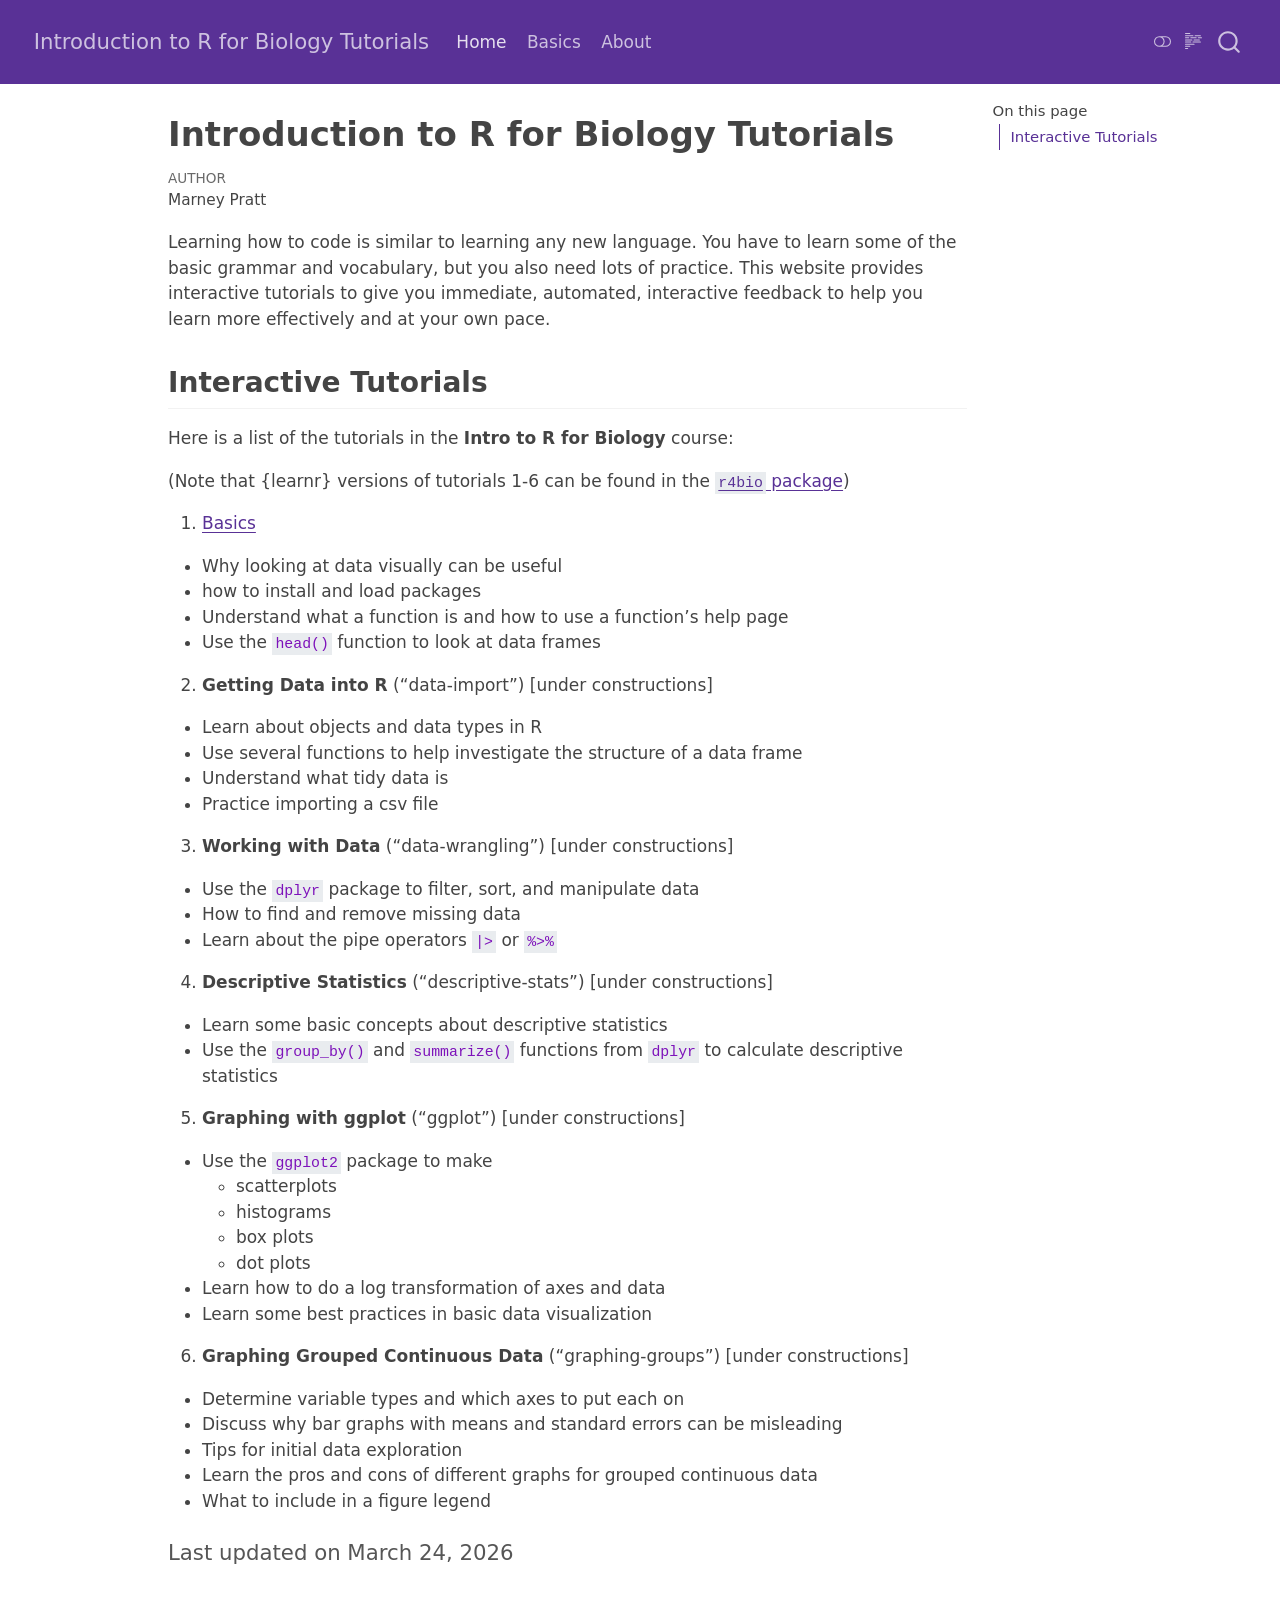
<file: index.html>
<!DOCTYPE html>
<html xmlns="http://www.w3.org/1999/xhtml" lang="en" xml:lang="en"><head>

<meta charset="utf-8">
<meta name="generator" content="quarto-1.8.25">

<meta name="viewport" content="width=device-width, initial-scale=1.0, user-scalable=yes">

<meta name="author" content="Marney Pratt">

<title>Introduction to R for Biology Tutorials</title>
<style>
code{white-space: pre-wrap;}
span.smallcaps{font-variant: small-caps;}
div.columns{display: flex; gap: min(4vw, 1.5em);}
div.column{flex: auto; overflow-x: auto;}
div.hanging-indent{margin-left: 1.5em; text-indent: -1.5em;}
ul.task-list{list-style: none;}
ul.task-list li input[type="checkbox"] {
  width: 0.8em;
  margin: 0 0.8em 0.2em -1em; /* quarto-specific, see https://github.com/quarto-dev/quarto-cli/issues/4556 */ 
  vertical-align: middle;
}
</style>


<script src="site_libs/quarto-nav/quarto-nav.js"></script>
<script src="site_libs/quarto-nav/headroom.min.js"></script>
<script src="site_libs/clipboard/clipboard.min.js"></script>
<script src="site_libs/quarto-search/autocomplete.umd.js"></script>
<script src="site_libs/quarto-search/fuse.min.js"></script>
<script src="site_libs/quarto-search/quarto-search.js"></script>
<meta name="quarto:offset" content="./">
<script src="site_libs/quarto-html/quarto.js" type="module"></script>
<script src="site_libs/quarto-html/tabsets/tabsets.js" type="module"></script>
<script src="site_libs/quarto-html/axe/axe-check.js" type="module"></script>
<script src="site_libs/quarto-html/popper.min.js"></script>
<script src="site_libs/quarto-html/tippy.umd.min.js"></script>
<script src="site_libs/quarto-html/anchor.min.js"></script>
<link href="site_libs/quarto-html/tippy.css" rel="stylesheet">
<link href="site_libs/quarto-html/quarto-syntax-highlighting-7b89279ff1a6dce999919e0e67d4d9ec.css" rel="stylesheet" class="quarto-color-scheme" id="quarto-text-highlighting-styles">
<link href="site_libs/quarto-html/quarto-syntax-highlighting-dark-707d8167ce6003fca903bfe2be84ab7f.css" rel="stylesheet" class="quarto-color-scheme quarto-color-alternate" id="quarto-text-highlighting-styles">
<link href="site_libs/quarto-html/quarto-syntax-highlighting-7b89279ff1a6dce999919e0e67d4d9ec.css" rel="stylesheet" class="quarto-color-scheme-extra" id="quarto-text-highlighting-styles">
<script src="site_libs/bootstrap/bootstrap.min.js"></script>
<link href="site_libs/bootstrap/bootstrap-icons.css" rel="stylesheet">
<link href="site_libs/bootstrap/bootstrap-5657dfa6c17a855b02079790714f0f49.min.css" rel="stylesheet" append-hash="true" class="quarto-color-scheme" id="quarto-bootstrap" data-mode="light">
<link href="site_libs/bootstrap/bootstrap-dark-3751750d0f2505ea394a0f95f18cdc11.min.css" rel="stylesheet" append-hash="true" class="quarto-color-scheme quarto-color-alternate" id="quarto-bootstrap" data-mode="dark">
<link href="site_libs/bootstrap/bootstrap-5657dfa6c17a855b02079790714f0f49.min.css" rel="stylesheet" append-hash="true" class="quarto-color-scheme-extra" id="quarto-bootstrap" data-mode="light">
<script id="quarto-search-options" type="application/json">{
  "location": "navbar",
  "copy-button": false,
  "collapse-after": 3,
  "panel-placement": "end",
  "type": "overlay",
  "limit": 50,
  "keyboard-shortcut": [
    "f",
    "/",
    "s"
  ],
  "show-item-context": false,
  "language": {
    "search-no-results-text": "No results",
    "search-matching-documents-text": "matching documents",
    "search-copy-link-title": "Copy link to search",
    "search-hide-matches-text": "Hide additional matches",
    "search-more-match-text": "more match in this document",
    "search-more-matches-text": "more matches in this document",
    "search-clear-button-title": "Clear",
    "search-text-placeholder": "",
    "search-detached-cancel-button-title": "Cancel",
    "search-submit-button-title": "Submit",
    "search-label": "Search"
  }
}</script>


<link rel="stylesheet" href="styles.css">
</head>

<body class="nav-fixed quarto-light"><script id="quarto-html-before-body" type="application/javascript">
    const toggleBodyColorMode = (bsSheetEl) => {
      const mode = bsSheetEl.getAttribute("data-mode");
      const bodyEl = window.document.querySelector("body");
      if (mode === "dark") {
        bodyEl.classList.add("quarto-dark");
        bodyEl.classList.remove("quarto-light");
      } else {
        bodyEl.classList.add("quarto-light");
        bodyEl.classList.remove("quarto-dark");
      }
    }
    const toggleBodyColorPrimary = () => {
      const bsSheetEl = window.document.querySelector("link#quarto-bootstrap:not([rel=disabled-stylesheet])");
      if (bsSheetEl) {
        toggleBodyColorMode(bsSheetEl);
      }
    }
    const setColorSchemeToggle = (alternate) => {
      const toggles = window.document.querySelectorAll('.quarto-color-scheme-toggle');
      for (let i=0; i < toggles.length; i++) {
        const toggle = toggles[i];
        if (toggle) {
          if (alternate) {
            toggle.classList.add("alternate");
          } else {
            toggle.classList.remove("alternate");
          }
        }
      }
    };
    const toggleColorMode = (alternate) => {
      // Switch the stylesheets
      const primaryStylesheets = window.document.querySelectorAll('link.quarto-color-scheme:not(.quarto-color-alternate)');
      const alternateStylesheets = window.document.querySelectorAll('link.quarto-color-scheme.quarto-color-alternate');
      manageTransitions('#quarto-margin-sidebar .nav-link', false);
      if (alternate) {
        // note: dark is layered on light, we don't disable primary!
        enableStylesheet(alternateStylesheets);
        for (const sheetNode of alternateStylesheets) {
          if (sheetNode.id === "quarto-bootstrap") {
            toggleBodyColorMode(sheetNode);
          }
        }
      } else {
        disableStylesheet(alternateStylesheets);
        enableStylesheet(primaryStylesheets)
        toggleBodyColorPrimary();
      }
      manageTransitions('#quarto-margin-sidebar .nav-link', true);
      // Switch the toggles
      setColorSchemeToggle(alternate)
      // Hack to workaround the fact that safari doesn't
      // properly recolor the scrollbar when toggling (#1455)
      if (navigator.userAgent.indexOf('Safari') > 0 && navigator.userAgent.indexOf('Chrome') == -1) {
        manageTransitions("body", false);
        window.scrollTo(0, 1);
        setTimeout(() => {
          window.scrollTo(0, 0);
          manageTransitions("body", true);
        }, 40);
      }
    }
    const disableStylesheet = (stylesheets) => {
      for (let i=0; i < stylesheets.length; i++) {
        const stylesheet = stylesheets[i];
        stylesheet.rel = 'disabled-stylesheet';
      }
    }
    const enableStylesheet = (stylesheets) => {
      for (let i=0; i < stylesheets.length; i++) {
        const stylesheet = stylesheets[i];
        if(stylesheet.rel !== 'stylesheet') { // for Chrome, which will still FOUC without this check
          stylesheet.rel = 'stylesheet';
        }
      }
    }
    const manageTransitions = (selector, allowTransitions) => {
      const els = window.document.querySelectorAll(selector);
      for (let i=0; i < els.length; i++) {
        const el = els[i];
        if (allowTransitions) {
          el.classList.remove('notransition');
        } else {
          el.classList.add('notransition');
        }
      }
    }
    const isFileUrl = () => {
      return window.location.protocol === 'file:';
    }
    const hasAlternateSentinel = () => {
      let styleSentinel = getColorSchemeSentinel();
      if (styleSentinel !== null) {
        return styleSentinel === "alternate";
      } else {
        return false;
      }
    }
    const setStyleSentinel = (alternate) => {
      const value = alternate ? "alternate" : "default";
      if (!isFileUrl()) {
        window.localStorage.setItem("quarto-color-scheme", value);
      } else {
        localAlternateSentinel = value;
      }
    }
    const getColorSchemeSentinel = () => {
      if (!isFileUrl()) {
        const storageValue = window.localStorage.getItem("quarto-color-scheme");
        return storageValue != null ? storageValue : localAlternateSentinel;
      } else {
        return localAlternateSentinel;
      }
    }
    const toggleGiscusIfUsed = (isAlternate, darkModeDefault) => {
      const baseTheme = document.querySelector('#giscus-base-theme')?.value ?? 'light';
      const alternateTheme = document.querySelector('#giscus-alt-theme')?.value ?? 'dark';
      let newTheme = '';
      if(authorPrefersDark) {
        newTheme = isAlternate ? baseTheme : alternateTheme;
      } else {
        newTheme = isAlternate ? alternateTheme : baseTheme;
      }
      const changeGiscusTheme = () => {
        // From: https://github.com/giscus/giscus/issues/336
        const sendMessage = (message) => {
          const iframe = document.querySelector('iframe.giscus-frame');
          if (!iframe) return;
          iframe.contentWindow.postMessage({ giscus: message }, 'https://giscus.app');
        }
        sendMessage({
          setConfig: {
            theme: newTheme
          }
        });
      }
      const isGiscussLoaded = window.document.querySelector('iframe.giscus-frame') !== null;
      if (isGiscussLoaded) {
        changeGiscusTheme();
      }
    };
    const authorPrefersDark = false;
    const queryPrefersDark = window.matchMedia('(prefers-color-scheme: dark)');
    const darkModeDefault = queryPrefersDark.matches;
      document.querySelector('link#quarto-text-highlighting-styles.quarto-color-scheme-extra').rel = 'disabled-stylesheet';
      document.querySelector('link#quarto-bootstrap.quarto-color-scheme-extra').rel = 'disabled-stylesheet';
    let localAlternateSentinel = darkModeDefault ? 'alternate' : 'default';
    // Dark / light mode switch
    window.quartoToggleColorScheme = () => {
      // Read the current dark / light value
      let toAlternate = !hasAlternateSentinel();
      toggleColorMode(toAlternate);
      setStyleSentinel(toAlternate);
      toggleGiscusIfUsed(toAlternate, darkModeDefault);
      window.dispatchEvent(new Event('resize'));
    };
    queryPrefersDark.addEventListener("change", e => {
      if(window.localStorage.getItem("quarto-color-scheme") !== null)
        return;
      const alternate = e.matches
      toggleColorMode(alternate);
      localAlternateSentinel = e.matches ? 'alternate' : 'default'; // this is used alongside local storage!
      toggleGiscusIfUsed(alternate, darkModeDefault);
    });
    // Switch to dark mode if need be
    if (hasAlternateSentinel()) {
      toggleColorMode(true);
    } else {
      toggleColorMode(false);
    }
  </script>

<div id="quarto-search-results"></div>
  <header id="quarto-header" class="headroom fixed-top">
    <nav class="navbar navbar-expand-lg " data-bs-theme="dark">
      <div class="navbar-container container-fluid">
      <div class="navbar-brand-container mx-auto">
    <a href="./index.html" class="navbar-brand navbar-brand-logo">
    </a>
    <a class="navbar-brand" href="./index.html">
    <span class="navbar-title">Introduction to R for Biology Tutorials</span>
    </a>
  </div>
            <div id="quarto-search" class="" title="Search"></div>
          <button class="navbar-toggler" type="button" data-bs-toggle="collapse" data-bs-target="#navbarCollapse" aria-controls="navbarCollapse" role="menu" aria-expanded="false" aria-label="Toggle navigation" onclick="if (window.quartoToggleHeadroom) { window.quartoToggleHeadroom(); }">
  <span class="navbar-toggler-icon"></span>
</button>
          <div class="collapse navbar-collapse" id="navbarCollapse">
            <ul class="navbar-nav navbar-nav-scroll me-auto">
  <li class="nav-item">
    <a class="nav-link active" href="./index.html" aria-current="page"> 
<span class="menu-text">Home</span></a>
  </li>  
  <li class="nav-item">
    <a class="nav-link" href="./basics.html"> 
<span class="menu-text">Basics</span></a>
  </li>  
  <li class="nav-item">
    <a class="nav-link" href="./about.html"> 
<span class="menu-text">About</span></a>
  </li>  
</ul>
          </div> <!-- /navcollapse -->
            <div class="quarto-navbar-tools">
  <a href="" class="quarto-color-scheme-toggle quarto-navigation-tool  px-1" onclick="window.quartoToggleColorScheme(); return false;" title="Toggle dark mode"><i class="bi"></i></a>
  <a href="" class="quarto-reader-toggle quarto-navigation-tool px-1" onclick="window.quartoToggleReader(); return false;" title="Toggle reader mode">
  <div class="quarto-reader-toggle-btn">
  <i class="bi"></i>
  </div>
</a>
</div>
      </div> <!-- /container-fluid -->
    </nav>
</header>
<!-- content -->
<div id="quarto-content" class="quarto-container page-columns page-rows-contents page-layout-article page-navbar">
<!-- sidebar -->
<!-- margin-sidebar -->
    <div id="quarto-margin-sidebar" class="sidebar margin-sidebar">
        <nav id="TOC" role="doc-toc" class="toc-active">
    <h2 id="toc-title">On this page</h2>
   
  <ul>
  <li><a href="#interactive-tutorials" id="toc-interactive-tutorials" class="nav-link active" data-scroll-target="#interactive-tutorials">Interactive Tutorials</a></li>
  </ul>
</nav>
    </div>
<!-- main -->
<main class="content" id="quarto-document-content">


<header id="title-block-header" class="quarto-title-block default">
<div class="quarto-title">
<h1 class="title">Introduction to R for Biology Tutorials</h1>
</div>



<div class="quarto-title-meta">

    <div>
    <div class="quarto-title-meta-heading">Author</div>
    <div class="quarto-title-meta-contents">
             <p>Marney Pratt </p>
          </div>
  </div>
    
  
    
  </div>
  


</header>


<p>Learning how to code is similar to learning any new language. You have to learn some of the basic grammar and vocabulary, but you also need lots of practice. This website provides interactive tutorials to give you immediate, automated, interactive feedback to help you learn more effectively and at your own pace.</p>
<section id="interactive-tutorials" class="level2">
<h2 class="anchored" data-anchor-id="interactive-tutorials">Interactive Tutorials</h2>
<p>Here is a list of the tutorials in the <strong>Intro to R for Biology</strong> course:</p>
<p>(Note that {learnr} versions of tutorials 1-6 can be found in the <a href="https://github.com/marneypratt/r4bio"><code>r4bio</code> package</a>)</p>
<ol type="1">
<li><a href="./basics.html">Basics</a></li>
</ol>
<ul>
<li>Why looking at data visually can be useful</li>
<li>how to install and load packages</li>
<li>Understand what a function is and how to use a function’s help page</li>
<li>Use the <code>head()</code> function to look at data frames</li>
</ul>
<ol start="2" type="1">
<li><strong>Getting Data into R</strong> (“data-import”) [under constructions]</li>
</ol>
<ul>
<li>Learn about objects and data types in R</li>
<li>Use several functions to help investigate the structure of a data frame</li>
<li>Understand what tidy data is</li>
<li>Practice importing a csv file</li>
</ul>
<ol start="3" type="1">
<li><strong>Working with Data</strong> (“data-wrangling”) [under constructions]</li>
</ol>
<ul>
<li>Use the <code>dplyr</code> package to filter, sort, and manipulate data</li>
<li>How to find and remove missing data</li>
<li>Learn about the pipe operators <code>|&gt;</code> or <code>%&gt;%</code></li>
</ul>
<ol start="4" type="1">
<li><strong>Descriptive Statistics</strong> (“descriptive-stats”) [under constructions]</li>
</ol>
<ul>
<li>Learn some basic concepts about descriptive statistics</li>
<li>Use the <code>group_by()</code> and <code>summarize()</code> functions from <code>dplyr</code> to calculate descriptive statistics</li>
</ul>
<ol start="5" type="1">
<li><strong>Graphing with ggplot</strong> (“ggplot”) [under constructions]</li>
</ol>
<ul>
<li>Use the <code>ggplot2</code> package to make
<ul>
<li>scatterplots</li>
<li>histograms</li>
<li>box plots</li>
<li>dot plots</li>
</ul></li>
<li>Learn how to do a log transformation of axes and data</li>
<li>Learn some best practices in basic data visualization</li>
</ul>
<ol start="6" type="1">
<li><strong>Graphing Grouped Continuous Data</strong> (“graphing-groups”) [under constructions]</li>
</ol>
<ul>
<li>Determine variable types and which axes to put each on</li>
<li>Discuss why bar graphs with means and standard errors can be misleading</li>
<li>Tips for initial data exploration</li>
<li>Learn the pros and cons of different graphs for grouped continuous data</li>
<li>What to include in a figure legend</li>
</ul>
<section id="last-updated-on-march-24-2026" class="level4">
<h4 class="anchored" data-anchor-id="last-updated-on-march-24-2026">Last updated on March 24, 2026</h4>


</section>
</section>

</main> <!-- /main -->
<script id="quarto-html-after-body" type="application/javascript">
  window.document.addEventListener("DOMContentLoaded", function (event) {
    // Ensure there is a toggle, if there isn't float one in the top right
    if (window.document.querySelector('.quarto-color-scheme-toggle') === null) {
      const a = window.document.createElement('a');
      a.classList.add('top-right');
      a.classList.add('quarto-color-scheme-toggle');
      a.href = "";
      a.onclick = function() { try { window.quartoToggleColorScheme(); } catch {} return false; };
      const i = window.document.createElement("i");
      i.classList.add('bi');
      a.appendChild(i);
      window.document.body.appendChild(a);
    }
    setColorSchemeToggle(hasAlternateSentinel())
    const icon = "";
    const anchorJS = new window.AnchorJS();
    anchorJS.options = {
      placement: 'right',
      icon: icon
    };
    anchorJS.add('.anchored');
    const isCodeAnnotation = (el) => {
      for (const clz of el.classList) {
        if (clz.startsWith('code-annotation-')) {                     
          return true;
        }
      }
      return false;
    }
    const onCopySuccess = function(e) {
      // button target
      const button = e.trigger;
      // don't keep focus
      button.blur();
      // flash "checked"
      button.classList.add('code-copy-button-checked');
      var currentTitle = button.getAttribute("title");
      button.setAttribute("title", "Copied!");
      let tooltip;
      if (window.bootstrap) {
        button.setAttribute("data-bs-toggle", "tooltip");
        button.setAttribute("data-bs-placement", "left");
        button.setAttribute("data-bs-title", "Copied!");
        tooltip = new bootstrap.Tooltip(button, 
          { trigger: "manual", 
            customClass: "code-copy-button-tooltip",
            offset: [0, -8]});
        tooltip.show();    
      }
      setTimeout(function() {
        if (tooltip) {
          tooltip.hide();
          button.removeAttribute("data-bs-title");
          button.removeAttribute("data-bs-toggle");
          button.removeAttribute("data-bs-placement");
        }
        button.setAttribute("title", currentTitle);
        button.classList.remove('code-copy-button-checked');
      }, 1000);
      // clear code selection
      e.clearSelection();
    }
    const getTextToCopy = function(trigger) {
      const outerScaffold = trigger.parentElement.cloneNode(true);
      const codeEl = outerScaffold.querySelector('code');
      for (const childEl of codeEl.children) {
        if (isCodeAnnotation(childEl)) {
          childEl.remove();
        }
      }
      return codeEl.innerText;
    }
    const clipboard = new window.ClipboardJS('.code-copy-button:not([data-in-quarto-modal])', {
      text: getTextToCopy
    });
    clipboard.on('success', onCopySuccess);
    if (window.document.getElementById('quarto-embedded-source-code-modal')) {
      const clipboardModal = new window.ClipboardJS('.code-copy-button[data-in-quarto-modal]', {
        text: getTextToCopy,
        container: window.document.getElementById('quarto-embedded-source-code-modal')
      });
      clipboardModal.on('success', onCopySuccess);
    }
      var localhostRegex = new RegExp(/^(?:http|https):\/\/localhost\:?[0-9]*\//);
      var mailtoRegex = new RegExp(/^mailto:/);
        var filterRegex = new RegExp("https:\/\/marneypratt\.github\.io\/r4bio-live\/");
      var isInternal = (href) => {
          return filterRegex.test(href) || localhostRegex.test(href) || mailtoRegex.test(href);
      }
      // Inspect non-navigation links and adorn them if external
     var links = window.document.querySelectorAll('a[href]:not(.nav-link):not(.navbar-brand):not(.toc-action):not(.sidebar-link):not(.sidebar-item-toggle):not(.pagination-link):not(.no-external):not([aria-hidden]):not(.dropdown-item):not(.quarto-navigation-tool):not(.about-link)');
      for (var i=0; i<links.length; i++) {
        const link = links[i];
        if (!isInternal(link.href)) {
          // undo the damage that might have been done by quarto-nav.js in the case of
          // links that we want to consider external
          if (link.dataset.originalHref !== undefined) {
            link.href = link.dataset.originalHref;
          }
        }
      }
    function tippyHover(el, contentFn, onTriggerFn, onUntriggerFn) {
      const config = {
        allowHTML: true,
        maxWidth: 500,
        delay: 100,
        arrow: false,
        appendTo: function(el) {
            return el.parentElement;
        },
        interactive: true,
        interactiveBorder: 10,
        theme: 'quarto',
        placement: 'bottom-start',
      };
      if (contentFn) {
        config.content = contentFn;
      }
      if (onTriggerFn) {
        config.onTrigger = onTriggerFn;
      }
      if (onUntriggerFn) {
        config.onUntrigger = onUntriggerFn;
      }
      window.tippy(el, config); 
    }
    const noterefs = window.document.querySelectorAll('a[role="doc-noteref"]');
    for (var i=0; i<noterefs.length; i++) {
      const ref = noterefs[i];
      tippyHover(ref, function() {
        // use id or data attribute instead here
        let href = ref.getAttribute('data-footnote-href') || ref.getAttribute('href');
        try { href = new URL(href).hash; } catch {}
        const id = href.replace(/^#\/?/, "");
        const note = window.document.getElementById(id);
        if (note) {
          return note.innerHTML;
        } else {
          return "";
        }
      });
    }
    const xrefs = window.document.querySelectorAll('a.quarto-xref');
    const processXRef = (id, note) => {
      // Strip column container classes
      const stripColumnClz = (el) => {
        el.classList.remove("page-full", "page-columns");
        if (el.children) {
          for (const child of el.children) {
            stripColumnClz(child);
          }
        }
      }
      stripColumnClz(note)
      if (id === null || id.startsWith('sec-')) {
        // Special case sections, only their first couple elements
        const container = document.createElement("div");
        if (note.children && note.children.length > 2) {
          container.appendChild(note.children[0].cloneNode(true));
          for (let i = 1; i < note.children.length; i++) {
            const child = note.children[i];
            if (child.tagName === "P" && child.innerText === "") {
              continue;
            } else {
              container.appendChild(child.cloneNode(true));
              break;
            }
          }
          if (window.Quarto?.typesetMath) {
            window.Quarto.typesetMath(container);
          }
          return container.innerHTML
        } else {
          if (window.Quarto?.typesetMath) {
            window.Quarto.typesetMath(note);
          }
          return note.innerHTML;
        }
      } else {
        // Remove any anchor links if they are present
        const anchorLink = note.querySelector('a.anchorjs-link');
        if (anchorLink) {
          anchorLink.remove();
        }
        if (window.Quarto?.typesetMath) {
          window.Quarto.typesetMath(note);
        }
        if (note.classList.contains("callout")) {
          return note.outerHTML;
        } else {
          return note.innerHTML;
        }
      }
    }
    for (var i=0; i<xrefs.length; i++) {
      const xref = xrefs[i];
      tippyHover(xref, undefined, function(instance) {
        instance.disable();
        let url = xref.getAttribute('href');
        let hash = undefined; 
        if (url.startsWith('#')) {
          hash = url;
        } else {
          try { hash = new URL(url).hash; } catch {}
        }
        if (hash) {
          const id = hash.replace(/^#\/?/, "");
          const note = window.document.getElementById(id);
          if (note !== null) {
            try {
              const html = processXRef(id, note.cloneNode(true));
              instance.setContent(html);
            } finally {
              instance.enable();
              instance.show();
            }
          } else {
            // See if we can fetch this
            fetch(url.split('#')[0])
            .then(res => res.text())
            .then(html => {
              const parser = new DOMParser();
              const htmlDoc = parser.parseFromString(html, "text/html");
              const note = htmlDoc.getElementById(id);
              if (note !== null) {
                const html = processXRef(id, note);
                instance.setContent(html);
              } 
            }).finally(() => {
              instance.enable();
              instance.show();
            });
          }
        } else {
          // See if we can fetch a full url (with no hash to target)
          // This is a special case and we should probably do some content thinning / targeting
          fetch(url)
          .then(res => res.text())
          .then(html => {
            const parser = new DOMParser();
            const htmlDoc = parser.parseFromString(html, "text/html");
            const note = htmlDoc.querySelector('main.content');
            if (note !== null) {
              // This should only happen for chapter cross references
              // (since there is no id in the URL)
              // remove the first header
              if (note.children.length > 0 && note.children[0].tagName === "HEADER") {
                note.children[0].remove();
              }
              const html = processXRef(null, note);
              instance.setContent(html);
            } 
          }).finally(() => {
            instance.enable();
            instance.show();
          });
        }
      }, function(instance) {
      });
    }
        let selectedAnnoteEl;
        const selectorForAnnotation = ( cell, annotation) => {
          let cellAttr = 'data-code-cell="' + cell + '"';
          let lineAttr = 'data-code-annotation="' +  annotation + '"';
          const selector = 'span[' + cellAttr + '][' + lineAttr + ']';
          return selector;
        }
        const selectCodeLines = (annoteEl) => {
          const doc = window.document;
          const targetCell = annoteEl.getAttribute("data-target-cell");
          const targetAnnotation = annoteEl.getAttribute("data-target-annotation");
          const annoteSpan = window.document.querySelector(selectorForAnnotation(targetCell, targetAnnotation));
          const lines = annoteSpan.getAttribute("data-code-lines").split(",");
          const lineIds = lines.map((line) => {
            return targetCell + "-" + line;
          })
          let top = null;
          let height = null;
          let parent = null;
          if (lineIds.length > 0) {
              //compute the position of the single el (top and bottom and make a div)
              const el = window.document.getElementById(lineIds[0]);
              top = el.offsetTop;
              height = el.offsetHeight;
              parent = el.parentElement.parentElement;
            if (lineIds.length > 1) {
              const lastEl = window.document.getElementById(lineIds[lineIds.length - 1]);
              const bottom = lastEl.offsetTop + lastEl.offsetHeight;
              height = bottom - top;
            }
            if (top !== null && height !== null && parent !== null) {
              // cook up a div (if necessary) and position it 
              let div = window.document.getElementById("code-annotation-line-highlight");
              if (div === null) {
                div = window.document.createElement("div");
                div.setAttribute("id", "code-annotation-line-highlight");
                div.style.position = 'absolute';
                parent.appendChild(div);
              }
              div.style.top = top - 2 + "px";
              div.style.height = height + 4 + "px";
              div.style.left = 0;
              let gutterDiv = window.document.getElementById("code-annotation-line-highlight-gutter");
              if (gutterDiv === null) {
                gutterDiv = window.document.createElement("div");
                gutterDiv.setAttribute("id", "code-annotation-line-highlight-gutter");
                gutterDiv.style.position = 'absolute';
                const codeCell = window.document.getElementById(targetCell);
                const gutter = codeCell.querySelector('.code-annotation-gutter');
                gutter.appendChild(gutterDiv);
              }
              gutterDiv.style.top = top - 2 + "px";
              gutterDiv.style.height = height + 4 + "px";
            }
            selectedAnnoteEl = annoteEl;
          }
        };
        const unselectCodeLines = () => {
          const elementsIds = ["code-annotation-line-highlight", "code-annotation-line-highlight-gutter"];
          elementsIds.forEach((elId) => {
            const div = window.document.getElementById(elId);
            if (div) {
              div.remove();
            }
          });
          selectedAnnoteEl = undefined;
        };
          // Handle positioning of the toggle
      window.addEventListener(
        "resize",
        throttle(() => {
          elRect = undefined;
          if (selectedAnnoteEl) {
            selectCodeLines(selectedAnnoteEl);
          }
        }, 10)
      );
      function throttle(fn, ms) {
      let throttle = false;
      let timer;
        return (...args) => {
          if(!throttle) { // first call gets through
              fn.apply(this, args);
              throttle = true;
          } else { // all the others get throttled
              if(timer) clearTimeout(timer); // cancel #2
              timer = setTimeout(() => {
                fn.apply(this, args);
                timer = throttle = false;
              }, ms);
          }
        };
      }
        // Attach click handler to the DT
        const annoteDls = window.document.querySelectorAll('dt[data-target-cell]');
        for (const annoteDlNode of annoteDls) {
          annoteDlNode.addEventListener('click', (event) => {
            const clickedEl = event.target;
            if (clickedEl !== selectedAnnoteEl) {
              unselectCodeLines();
              const activeEl = window.document.querySelector('dt[data-target-cell].code-annotation-active');
              if (activeEl) {
                activeEl.classList.remove('code-annotation-active');
              }
              selectCodeLines(clickedEl);
              clickedEl.classList.add('code-annotation-active');
            } else {
              // Unselect the line
              unselectCodeLines();
              clickedEl.classList.remove('code-annotation-active');
            }
          });
        }
    const findCites = (el) => {
      const parentEl = el.parentElement;
      if (parentEl) {
        const cites = parentEl.dataset.cites;
        if (cites) {
          return {
            el,
            cites: cites.split(' ')
          };
        } else {
          return findCites(el.parentElement)
        }
      } else {
        return undefined;
      }
    };
    var bibliorefs = window.document.querySelectorAll('a[role="doc-biblioref"]');
    for (var i=0; i<bibliorefs.length; i++) {
      const ref = bibliorefs[i];
      const citeInfo = findCites(ref);
      if (citeInfo) {
        tippyHover(citeInfo.el, function() {
          var popup = window.document.createElement('div');
          citeInfo.cites.forEach(function(cite) {
            var citeDiv = window.document.createElement('div');
            citeDiv.classList.add('hanging-indent');
            citeDiv.classList.add('csl-entry');
            var biblioDiv = window.document.getElementById('ref-' + cite);
            if (biblioDiv) {
              citeDiv.innerHTML = biblioDiv.innerHTML;
            }
            popup.appendChild(citeDiv);
          });
          return popup.innerHTML;
        });
      }
    }
  });
  </script>
</div> <!-- /content -->




</body></html>
</file>
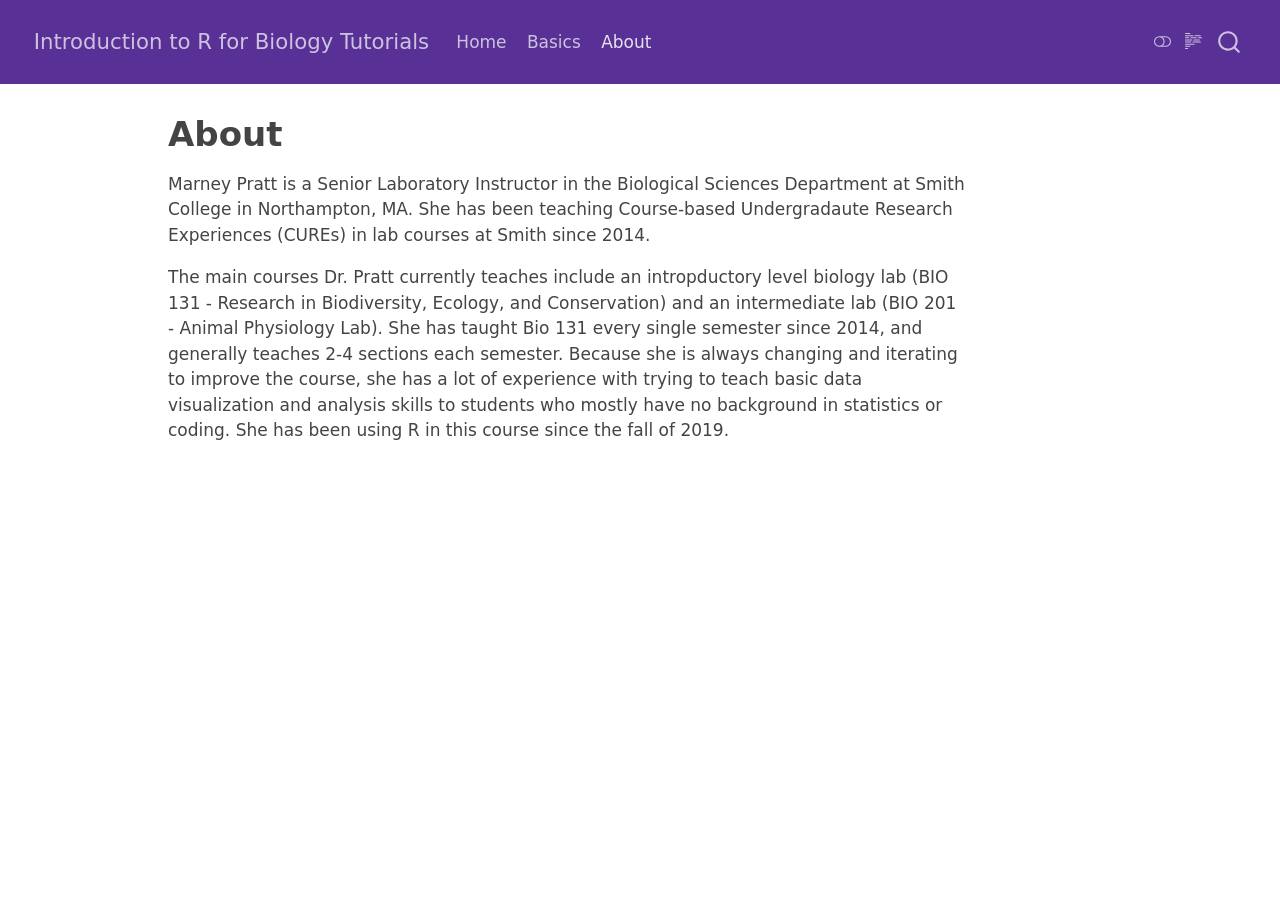
<file: about.html>
<!DOCTYPE html>
<html xmlns="http://www.w3.org/1999/xhtml" lang="en" xml:lang="en"><head>

<meta charset="utf-8">
<meta name="generator" content="quarto-1.8.25">

<meta name="viewport" content="width=device-width, initial-scale=1.0, user-scalable=yes">


<title>About – Introduction to R for Biology Tutorials</title>
<style>
code{white-space: pre-wrap;}
span.smallcaps{font-variant: small-caps;}
div.columns{display: flex; gap: min(4vw, 1.5em);}
div.column{flex: auto; overflow-x: auto;}
div.hanging-indent{margin-left: 1.5em; text-indent: -1.5em;}
ul.task-list{list-style: none;}
ul.task-list li input[type="checkbox"] {
  width: 0.8em;
  margin: 0 0.8em 0.2em -1em; /* quarto-specific, see https://github.com/quarto-dev/quarto-cli/issues/4556 */ 
  vertical-align: middle;
}
</style>


<script src="site_libs/quarto-nav/quarto-nav.js"></script>
<script src="site_libs/quarto-nav/headroom.min.js"></script>
<script src="site_libs/clipboard/clipboard.min.js"></script>
<script src="site_libs/quarto-search/autocomplete.umd.js"></script>
<script src="site_libs/quarto-search/fuse.min.js"></script>
<script src="site_libs/quarto-search/quarto-search.js"></script>
<meta name="quarto:offset" content="./">
<script src="site_libs/quarto-html/quarto.js" type="module"></script>
<script src="site_libs/quarto-html/tabsets/tabsets.js" type="module"></script>
<script src="site_libs/quarto-html/axe/axe-check.js" type="module"></script>
<script src="site_libs/quarto-html/popper.min.js"></script>
<script src="site_libs/quarto-html/tippy.umd.min.js"></script>
<script src="site_libs/quarto-html/anchor.min.js"></script>
<link href="site_libs/quarto-html/tippy.css" rel="stylesheet">
<link href="site_libs/quarto-html/quarto-syntax-highlighting-7b89279ff1a6dce999919e0e67d4d9ec.css" rel="stylesheet" class="quarto-color-scheme" id="quarto-text-highlighting-styles">
<link href="site_libs/quarto-html/quarto-syntax-highlighting-dark-707d8167ce6003fca903bfe2be84ab7f.css" rel="stylesheet" class="quarto-color-scheme quarto-color-alternate" id="quarto-text-highlighting-styles">
<link href="site_libs/quarto-html/quarto-syntax-highlighting-7b89279ff1a6dce999919e0e67d4d9ec.css" rel="stylesheet" class="quarto-color-scheme-extra" id="quarto-text-highlighting-styles">
<script src="site_libs/bootstrap/bootstrap.min.js"></script>
<link href="site_libs/bootstrap/bootstrap-icons.css" rel="stylesheet">
<link href="site_libs/bootstrap/bootstrap-5657dfa6c17a855b02079790714f0f49.min.css" rel="stylesheet" append-hash="true" class="quarto-color-scheme" id="quarto-bootstrap" data-mode="light">
<link href="site_libs/bootstrap/bootstrap-dark-3751750d0f2505ea394a0f95f18cdc11.min.css" rel="stylesheet" append-hash="true" class="quarto-color-scheme quarto-color-alternate" id="quarto-bootstrap" data-mode="dark">
<link href="site_libs/bootstrap/bootstrap-5657dfa6c17a855b02079790714f0f49.min.css" rel="stylesheet" append-hash="true" class="quarto-color-scheme-extra" id="quarto-bootstrap" data-mode="light">
<script id="quarto-search-options" type="application/json">{
  "location": "navbar",
  "copy-button": false,
  "collapse-after": 3,
  "panel-placement": "end",
  "type": "overlay",
  "limit": 50,
  "keyboard-shortcut": [
    "f",
    "/",
    "s"
  ],
  "show-item-context": false,
  "language": {
    "search-no-results-text": "No results",
    "search-matching-documents-text": "matching documents",
    "search-copy-link-title": "Copy link to search",
    "search-hide-matches-text": "Hide additional matches",
    "search-more-match-text": "more match in this document",
    "search-more-matches-text": "more matches in this document",
    "search-clear-button-title": "Clear",
    "search-text-placeholder": "",
    "search-detached-cancel-button-title": "Cancel",
    "search-submit-button-title": "Submit",
    "search-label": "Search"
  }
}</script>


<link rel="stylesheet" href="styles.css">
</head>

<body class="nav-fixed quarto-light"><script id="quarto-html-before-body" type="application/javascript">
    const toggleBodyColorMode = (bsSheetEl) => {
      const mode = bsSheetEl.getAttribute("data-mode");
      const bodyEl = window.document.querySelector("body");
      if (mode === "dark") {
        bodyEl.classList.add("quarto-dark");
        bodyEl.classList.remove("quarto-light");
      } else {
        bodyEl.classList.add("quarto-light");
        bodyEl.classList.remove("quarto-dark");
      }
    }
    const toggleBodyColorPrimary = () => {
      const bsSheetEl = window.document.querySelector("link#quarto-bootstrap:not([rel=disabled-stylesheet])");
      if (bsSheetEl) {
        toggleBodyColorMode(bsSheetEl);
      }
    }
    const setColorSchemeToggle = (alternate) => {
      const toggles = window.document.querySelectorAll('.quarto-color-scheme-toggle');
      for (let i=0; i < toggles.length; i++) {
        const toggle = toggles[i];
        if (toggle) {
          if (alternate) {
            toggle.classList.add("alternate");
          } else {
            toggle.classList.remove("alternate");
          }
        }
      }
    };
    const toggleColorMode = (alternate) => {
      // Switch the stylesheets
      const primaryStylesheets = window.document.querySelectorAll('link.quarto-color-scheme:not(.quarto-color-alternate)');
      const alternateStylesheets = window.document.querySelectorAll('link.quarto-color-scheme.quarto-color-alternate');
      manageTransitions('#quarto-margin-sidebar .nav-link', false);
      if (alternate) {
        // note: dark is layered on light, we don't disable primary!
        enableStylesheet(alternateStylesheets);
        for (const sheetNode of alternateStylesheets) {
          if (sheetNode.id === "quarto-bootstrap") {
            toggleBodyColorMode(sheetNode);
          }
        }
      } else {
        disableStylesheet(alternateStylesheets);
        enableStylesheet(primaryStylesheets)
        toggleBodyColorPrimary();
      }
      manageTransitions('#quarto-margin-sidebar .nav-link', true);
      // Switch the toggles
      setColorSchemeToggle(alternate)
      // Hack to workaround the fact that safari doesn't
      // properly recolor the scrollbar when toggling (#1455)
      if (navigator.userAgent.indexOf('Safari') > 0 && navigator.userAgent.indexOf('Chrome') == -1) {
        manageTransitions("body", false);
        window.scrollTo(0, 1);
        setTimeout(() => {
          window.scrollTo(0, 0);
          manageTransitions("body", true);
        }, 40);
      }
    }
    const disableStylesheet = (stylesheets) => {
      for (let i=0; i < stylesheets.length; i++) {
        const stylesheet = stylesheets[i];
        stylesheet.rel = 'disabled-stylesheet';
      }
    }
    const enableStylesheet = (stylesheets) => {
      for (let i=0; i < stylesheets.length; i++) {
        const stylesheet = stylesheets[i];
        if(stylesheet.rel !== 'stylesheet') { // for Chrome, which will still FOUC without this check
          stylesheet.rel = 'stylesheet';
        }
      }
    }
    const manageTransitions = (selector, allowTransitions) => {
      const els = window.document.querySelectorAll(selector);
      for (let i=0; i < els.length; i++) {
        const el = els[i];
        if (allowTransitions) {
          el.classList.remove('notransition');
        } else {
          el.classList.add('notransition');
        }
      }
    }
    const isFileUrl = () => {
      return window.location.protocol === 'file:';
    }
    const hasAlternateSentinel = () => {
      let styleSentinel = getColorSchemeSentinel();
      if (styleSentinel !== null) {
        return styleSentinel === "alternate";
      } else {
        return false;
      }
    }
    const setStyleSentinel = (alternate) => {
      const value = alternate ? "alternate" : "default";
      if (!isFileUrl()) {
        window.localStorage.setItem("quarto-color-scheme", value);
      } else {
        localAlternateSentinel = value;
      }
    }
    const getColorSchemeSentinel = () => {
      if (!isFileUrl()) {
        const storageValue = window.localStorage.getItem("quarto-color-scheme");
        return storageValue != null ? storageValue : localAlternateSentinel;
      } else {
        return localAlternateSentinel;
      }
    }
    const toggleGiscusIfUsed = (isAlternate, darkModeDefault) => {
      const baseTheme = document.querySelector('#giscus-base-theme')?.value ?? 'light';
      const alternateTheme = document.querySelector('#giscus-alt-theme')?.value ?? 'dark';
      let newTheme = '';
      if(authorPrefersDark) {
        newTheme = isAlternate ? baseTheme : alternateTheme;
      } else {
        newTheme = isAlternate ? alternateTheme : baseTheme;
      }
      const changeGiscusTheme = () => {
        // From: https://github.com/giscus/giscus/issues/336
        const sendMessage = (message) => {
          const iframe = document.querySelector('iframe.giscus-frame');
          if (!iframe) return;
          iframe.contentWindow.postMessage({ giscus: message }, 'https://giscus.app');
        }
        sendMessage({
          setConfig: {
            theme: newTheme
          }
        });
      }
      const isGiscussLoaded = window.document.querySelector('iframe.giscus-frame') !== null;
      if (isGiscussLoaded) {
        changeGiscusTheme();
      }
    };
    const authorPrefersDark = false;
    const queryPrefersDark = window.matchMedia('(prefers-color-scheme: dark)');
    const darkModeDefault = queryPrefersDark.matches;
      document.querySelector('link#quarto-text-highlighting-styles.quarto-color-scheme-extra').rel = 'disabled-stylesheet';
      document.querySelector('link#quarto-bootstrap.quarto-color-scheme-extra').rel = 'disabled-stylesheet';
    let localAlternateSentinel = darkModeDefault ? 'alternate' : 'default';
    // Dark / light mode switch
    window.quartoToggleColorScheme = () => {
      // Read the current dark / light value
      let toAlternate = !hasAlternateSentinel();
      toggleColorMode(toAlternate);
      setStyleSentinel(toAlternate);
      toggleGiscusIfUsed(toAlternate, darkModeDefault);
      window.dispatchEvent(new Event('resize'));
    };
    queryPrefersDark.addEventListener("change", e => {
      if(window.localStorage.getItem("quarto-color-scheme") !== null)
        return;
      const alternate = e.matches
      toggleColorMode(alternate);
      localAlternateSentinel = e.matches ? 'alternate' : 'default'; // this is used alongside local storage!
      toggleGiscusIfUsed(alternate, darkModeDefault);
    });
    // Switch to dark mode if need be
    if (hasAlternateSentinel()) {
      toggleColorMode(true);
    } else {
      toggleColorMode(false);
    }
  </script>

<div id="quarto-search-results"></div>
  <header id="quarto-header" class="headroom fixed-top">
    <nav class="navbar navbar-expand-lg " data-bs-theme="dark">
      <div class="navbar-container container-fluid">
      <div class="navbar-brand-container mx-auto">
    <a href="./index.html" class="navbar-brand navbar-brand-logo">
    </a>
    <a class="navbar-brand" href="./index.html">
    <span class="navbar-title">Introduction to R for Biology Tutorials</span>
    </a>
  </div>
            <div id="quarto-search" class="" title="Search"></div>
          <button class="navbar-toggler" type="button" data-bs-toggle="collapse" data-bs-target="#navbarCollapse" aria-controls="navbarCollapse" role="menu" aria-expanded="false" aria-label="Toggle navigation" onclick="if (window.quartoToggleHeadroom) { window.quartoToggleHeadroom(); }">
  <span class="navbar-toggler-icon"></span>
</button>
          <div class="collapse navbar-collapse" id="navbarCollapse">
            <ul class="navbar-nav navbar-nav-scroll me-auto">
  <li class="nav-item">
    <a class="nav-link" href="./index.html"> 
<span class="menu-text">Home</span></a>
  </li>  
  <li class="nav-item">
    <a class="nav-link" href="./basics.html"> 
<span class="menu-text">Basics</span></a>
  </li>  
  <li class="nav-item">
    <a class="nav-link active" href="./about.html" aria-current="page"> 
<span class="menu-text">About</span></a>
  </li>  
</ul>
          </div> <!-- /navcollapse -->
            <div class="quarto-navbar-tools">
  <a href="" class="quarto-color-scheme-toggle quarto-navigation-tool  px-1" onclick="window.quartoToggleColorScheme(); return false;" title="Toggle dark mode"><i class="bi"></i></a>
  <a href="" class="quarto-reader-toggle quarto-navigation-tool px-1" onclick="window.quartoToggleReader(); return false;" title="Toggle reader mode">
  <div class="quarto-reader-toggle-btn">
  <i class="bi"></i>
  </div>
</a>
</div>
      </div> <!-- /container-fluid -->
    </nav>
</header>
<!-- content -->
<div id="quarto-content" class="quarto-container page-columns page-rows-contents page-layout-article page-navbar">
<!-- sidebar -->
<!-- margin-sidebar -->
    <div id="quarto-margin-sidebar" class="sidebar margin-sidebar zindex-bottom">
        
    </div>
<!-- main -->
<main class="content" id="quarto-document-content">


<header id="title-block-header" class="quarto-title-block default">
<div class="quarto-title">
<h1 class="title">About</h1>
</div>



<div class="quarto-title-meta">

    
  
    
  </div>
  


</header>


<p>Marney Pratt is a Senior Laboratory Instructor in the Biological Sciences Department at Smith College in Northampton, MA. She has been teaching Course-based Undergradaute Research Experiences (CUREs) in lab courses at Smith since 2014.</p>
<p>The main courses Dr.&nbsp;Pratt currently teaches include an intropductory level biology lab (BIO 131 - Research in Biodiversity, Ecology, and Conservation) and an intermediate lab (BIO 201 - Animal Physiology Lab). She has taught Bio 131 every single semester since 2014, and generally teaches 2-4 sections each semester. Because she is always changing and iterating to improve the course, she has a lot of experience with trying to teach basic data visualization and analysis skills to students who mostly have no background in statistics or coding. She has been using R in this course since the fall of 2019.</p>



</main> <!-- /main -->
<script id="quarto-html-after-body" type="application/javascript">
  window.document.addEventListener("DOMContentLoaded", function (event) {
    // Ensure there is a toggle, if there isn't float one in the top right
    if (window.document.querySelector('.quarto-color-scheme-toggle') === null) {
      const a = window.document.createElement('a');
      a.classList.add('top-right');
      a.classList.add('quarto-color-scheme-toggle');
      a.href = "";
      a.onclick = function() { try { window.quartoToggleColorScheme(); } catch {} return false; };
      const i = window.document.createElement("i");
      i.classList.add('bi');
      a.appendChild(i);
      window.document.body.appendChild(a);
    }
    setColorSchemeToggle(hasAlternateSentinel())
    const icon = "";
    const anchorJS = new window.AnchorJS();
    anchorJS.options = {
      placement: 'right',
      icon: icon
    };
    anchorJS.add('.anchored');
    const isCodeAnnotation = (el) => {
      for (const clz of el.classList) {
        if (clz.startsWith('code-annotation-')) {                     
          return true;
        }
      }
      return false;
    }
    const onCopySuccess = function(e) {
      // button target
      const button = e.trigger;
      // don't keep focus
      button.blur();
      // flash "checked"
      button.classList.add('code-copy-button-checked');
      var currentTitle = button.getAttribute("title");
      button.setAttribute("title", "Copied!");
      let tooltip;
      if (window.bootstrap) {
        button.setAttribute("data-bs-toggle", "tooltip");
        button.setAttribute("data-bs-placement", "left");
        button.setAttribute("data-bs-title", "Copied!");
        tooltip = new bootstrap.Tooltip(button, 
          { trigger: "manual", 
            customClass: "code-copy-button-tooltip",
            offset: [0, -8]});
        tooltip.show();    
      }
      setTimeout(function() {
        if (tooltip) {
          tooltip.hide();
          button.removeAttribute("data-bs-title");
          button.removeAttribute("data-bs-toggle");
          button.removeAttribute("data-bs-placement");
        }
        button.setAttribute("title", currentTitle);
        button.classList.remove('code-copy-button-checked');
      }, 1000);
      // clear code selection
      e.clearSelection();
    }
    const getTextToCopy = function(trigger) {
      const outerScaffold = trigger.parentElement.cloneNode(true);
      const codeEl = outerScaffold.querySelector('code');
      for (const childEl of codeEl.children) {
        if (isCodeAnnotation(childEl)) {
          childEl.remove();
        }
      }
      return codeEl.innerText;
    }
    const clipboard = new window.ClipboardJS('.code-copy-button:not([data-in-quarto-modal])', {
      text: getTextToCopy
    });
    clipboard.on('success', onCopySuccess);
    if (window.document.getElementById('quarto-embedded-source-code-modal')) {
      const clipboardModal = new window.ClipboardJS('.code-copy-button[data-in-quarto-modal]', {
        text: getTextToCopy,
        container: window.document.getElementById('quarto-embedded-source-code-modal')
      });
      clipboardModal.on('success', onCopySuccess);
    }
      var localhostRegex = new RegExp(/^(?:http|https):\/\/localhost\:?[0-9]*\//);
      var mailtoRegex = new RegExp(/^mailto:/);
        var filterRegex = new RegExp("https:\/\/marneypratt\.github\.io\/r4bio-live\/");
      var isInternal = (href) => {
          return filterRegex.test(href) || localhostRegex.test(href) || mailtoRegex.test(href);
      }
      // Inspect non-navigation links and adorn them if external
     var links = window.document.querySelectorAll('a[href]:not(.nav-link):not(.navbar-brand):not(.toc-action):not(.sidebar-link):not(.sidebar-item-toggle):not(.pagination-link):not(.no-external):not([aria-hidden]):not(.dropdown-item):not(.quarto-navigation-tool):not(.about-link)');
      for (var i=0; i<links.length; i++) {
        const link = links[i];
        if (!isInternal(link.href)) {
          // undo the damage that might have been done by quarto-nav.js in the case of
          // links that we want to consider external
          if (link.dataset.originalHref !== undefined) {
            link.href = link.dataset.originalHref;
          }
        }
      }
    function tippyHover(el, contentFn, onTriggerFn, onUntriggerFn) {
      const config = {
        allowHTML: true,
        maxWidth: 500,
        delay: 100,
        arrow: false,
        appendTo: function(el) {
            return el.parentElement;
        },
        interactive: true,
        interactiveBorder: 10,
        theme: 'quarto',
        placement: 'bottom-start',
      };
      if (contentFn) {
        config.content = contentFn;
      }
      if (onTriggerFn) {
        config.onTrigger = onTriggerFn;
      }
      if (onUntriggerFn) {
        config.onUntrigger = onUntriggerFn;
      }
      window.tippy(el, config); 
    }
    const noterefs = window.document.querySelectorAll('a[role="doc-noteref"]');
    for (var i=0; i<noterefs.length; i++) {
      const ref = noterefs[i];
      tippyHover(ref, function() {
        // use id or data attribute instead here
        let href = ref.getAttribute('data-footnote-href') || ref.getAttribute('href');
        try { href = new URL(href).hash; } catch {}
        const id = href.replace(/^#\/?/, "");
        const note = window.document.getElementById(id);
        if (note) {
          return note.innerHTML;
        } else {
          return "";
        }
      });
    }
    const xrefs = window.document.querySelectorAll('a.quarto-xref');
    const processXRef = (id, note) => {
      // Strip column container classes
      const stripColumnClz = (el) => {
        el.classList.remove("page-full", "page-columns");
        if (el.children) {
          for (const child of el.children) {
            stripColumnClz(child);
          }
        }
      }
      stripColumnClz(note)
      if (id === null || id.startsWith('sec-')) {
        // Special case sections, only their first couple elements
        const container = document.createElement("div");
        if (note.children && note.children.length > 2) {
          container.appendChild(note.children[0].cloneNode(true));
          for (let i = 1; i < note.children.length; i++) {
            const child = note.children[i];
            if (child.tagName === "P" && child.innerText === "") {
              continue;
            } else {
              container.appendChild(child.cloneNode(true));
              break;
            }
          }
          if (window.Quarto?.typesetMath) {
            window.Quarto.typesetMath(container);
          }
          return container.innerHTML
        } else {
          if (window.Quarto?.typesetMath) {
            window.Quarto.typesetMath(note);
          }
          return note.innerHTML;
        }
      } else {
        // Remove any anchor links if they are present
        const anchorLink = note.querySelector('a.anchorjs-link');
        if (anchorLink) {
          anchorLink.remove();
        }
        if (window.Quarto?.typesetMath) {
          window.Quarto.typesetMath(note);
        }
        if (note.classList.contains("callout")) {
          return note.outerHTML;
        } else {
          return note.innerHTML;
        }
      }
    }
    for (var i=0; i<xrefs.length; i++) {
      const xref = xrefs[i];
      tippyHover(xref, undefined, function(instance) {
        instance.disable();
        let url = xref.getAttribute('href');
        let hash = undefined; 
        if (url.startsWith('#')) {
          hash = url;
        } else {
          try { hash = new URL(url).hash; } catch {}
        }
        if (hash) {
          const id = hash.replace(/^#\/?/, "");
          const note = window.document.getElementById(id);
          if (note !== null) {
            try {
              const html = processXRef(id, note.cloneNode(true));
              instance.setContent(html);
            } finally {
              instance.enable();
              instance.show();
            }
          } else {
            // See if we can fetch this
            fetch(url.split('#')[0])
            .then(res => res.text())
            .then(html => {
              const parser = new DOMParser();
              const htmlDoc = parser.parseFromString(html, "text/html");
              const note = htmlDoc.getElementById(id);
              if (note !== null) {
                const html = processXRef(id, note);
                instance.setContent(html);
              } 
            }).finally(() => {
              instance.enable();
              instance.show();
            });
          }
        } else {
          // See if we can fetch a full url (with no hash to target)
          // This is a special case and we should probably do some content thinning / targeting
          fetch(url)
          .then(res => res.text())
          .then(html => {
            const parser = new DOMParser();
            const htmlDoc = parser.parseFromString(html, "text/html");
            const note = htmlDoc.querySelector('main.content');
            if (note !== null) {
              // This should only happen for chapter cross references
              // (since there is no id in the URL)
              // remove the first header
              if (note.children.length > 0 && note.children[0].tagName === "HEADER") {
                note.children[0].remove();
              }
              const html = processXRef(null, note);
              instance.setContent(html);
            } 
          }).finally(() => {
            instance.enable();
            instance.show();
          });
        }
      }, function(instance) {
      });
    }
        let selectedAnnoteEl;
        const selectorForAnnotation = ( cell, annotation) => {
          let cellAttr = 'data-code-cell="' + cell + '"';
          let lineAttr = 'data-code-annotation="' +  annotation + '"';
          const selector = 'span[' + cellAttr + '][' + lineAttr + ']';
          return selector;
        }
        const selectCodeLines = (annoteEl) => {
          const doc = window.document;
          const targetCell = annoteEl.getAttribute("data-target-cell");
          const targetAnnotation = annoteEl.getAttribute("data-target-annotation");
          const annoteSpan = window.document.querySelector(selectorForAnnotation(targetCell, targetAnnotation));
          const lines = annoteSpan.getAttribute("data-code-lines").split(",");
          const lineIds = lines.map((line) => {
            return targetCell + "-" + line;
          })
          let top = null;
          let height = null;
          let parent = null;
          if (lineIds.length > 0) {
              //compute the position of the single el (top and bottom and make a div)
              const el = window.document.getElementById(lineIds[0]);
              top = el.offsetTop;
              height = el.offsetHeight;
              parent = el.parentElement.parentElement;
            if (lineIds.length > 1) {
              const lastEl = window.document.getElementById(lineIds[lineIds.length - 1]);
              const bottom = lastEl.offsetTop + lastEl.offsetHeight;
              height = bottom - top;
            }
            if (top !== null && height !== null && parent !== null) {
              // cook up a div (if necessary) and position it 
              let div = window.document.getElementById("code-annotation-line-highlight");
              if (div === null) {
                div = window.document.createElement("div");
                div.setAttribute("id", "code-annotation-line-highlight");
                div.style.position = 'absolute';
                parent.appendChild(div);
              }
              div.style.top = top - 2 + "px";
              div.style.height = height + 4 + "px";
              div.style.left = 0;
              let gutterDiv = window.document.getElementById("code-annotation-line-highlight-gutter");
              if (gutterDiv === null) {
                gutterDiv = window.document.createElement("div");
                gutterDiv.setAttribute("id", "code-annotation-line-highlight-gutter");
                gutterDiv.style.position = 'absolute';
                const codeCell = window.document.getElementById(targetCell);
                const gutter = codeCell.querySelector('.code-annotation-gutter');
                gutter.appendChild(gutterDiv);
              }
              gutterDiv.style.top = top - 2 + "px";
              gutterDiv.style.height = height + 4 + "px";
            }
            selectedAnnoteEl = annoteEl;
          }
        };
        const unselectCodeLines = () => {
          const elementsIds = ["code-annotation-line-highlight", "code-annotation-line-highlight-gutter"];
          elementsIds.forEach((elId) => {
            const div = window.document.getElementById(elId);
            if (div) {
              div.remove();
            }
          });
          selectedAnnoteEl = undefined;
        };
          // Handle positioning of the toggle
      window.addEventListener(
        "resize",
        throttle(() => {
          elRect = undefined;
          if (selectedAnnoteEl) {
            selectCodeLines(selectedAnnoteEl);
          }
        }, 10)
      );
      function throttle(fn, ms) {
      let throttle = false;
      let timer;
        return (...args) => {
          if(!throttle) { // first call gets through
              fn.apply(this, args);
              throttle = true;
          } else { // all the others get throttled
              if(timer) clearTimeout(timer); // cancel #2
              timer = setTimeout(() => {
                fn.apply(this, args);
                timer = throttle = false;
              }, ms);
          }
        };
      }
        // Attach click handler to the DT
        const annoteDls = window.document.querySelectorAll('dt[data-target-cell]');
        for (const annoteDlNode of annoteDls) {
          annoteDlNode.addEventListener('click', (event) => {
            const clickedEl = event.target;
            if (clickedEl !== selectedAnnoteEl) {
              unselectCodeLines();
              const activeEl = window.document.querySelector('dt[data-target-cell].code-annotation-active');
              if (activeEl) {
                activeEl.classList.remove('code-annotation-active');
              }
              selectCodeLines(clickedEl);
              clickedEl.classList.add('code-annotation-active');
            } else {
              // Unselect the line
              unselectCodeLines();
              clickedEl.classList.remove('code-annotation-active');
            }
          });
        }
    const findCites = (el) => {
      const parentEl = el.parentElement;
      if (parentEl) {
        const cites = parentEl.dataset.cites;
        if (cites) {
          return {
            el,
            cites: cites.split(' ')
          };
        } else {
          return findCites(el.parentElement)
        }
      } else {
        return undefined;
      }
    };
    var bibliorefs = window.document.querySelectorAll('a[role="doc-biblioref"]');
    for (var i=0; i<bibliorefs.length; i++) {
      const ref = bibliorefs[i];
      const citeInfo = findCites(ref);
      if (citeInfo) {
        tippyHover(citeInfo.el, function() {
          var popup = window.document.createElement('div');
          citeInfo.cites.forEach(function(cite) {
            var citeDiv = window.document.createElement('div');
            citeDiv.classList.add('hanging-indent');
            citeDiv.classList.add('csl-entry');
            var biblioDiv = window.document.getElementById('ref-' + cite);
            if (biblioDiv) {
              citeDiv.innerHTML = biblioDiv.innerHTML;
            }
            popup.appendChild(citeDiv);
          });
          return popup.innerHTML;
        });
      }
    }
  });
  </script>
</div> <!-- /content -->




</body></html>
</file>
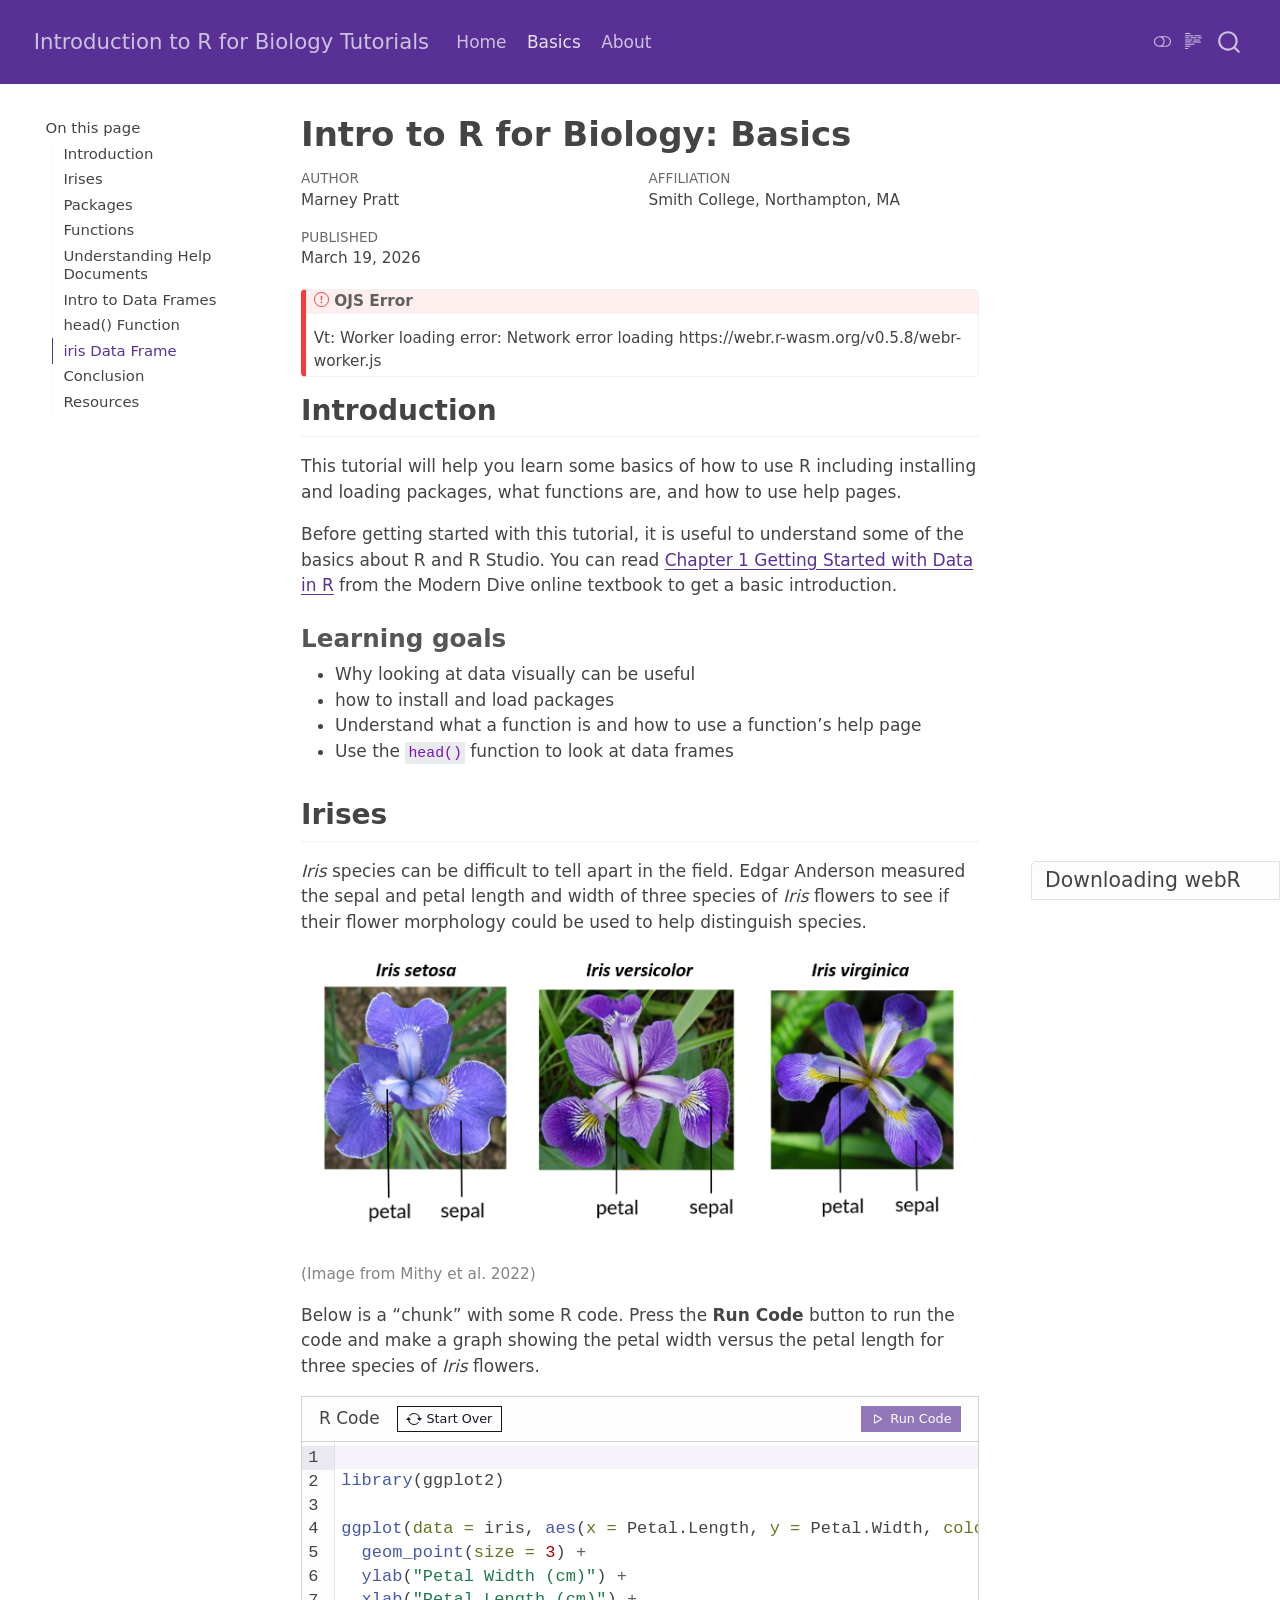
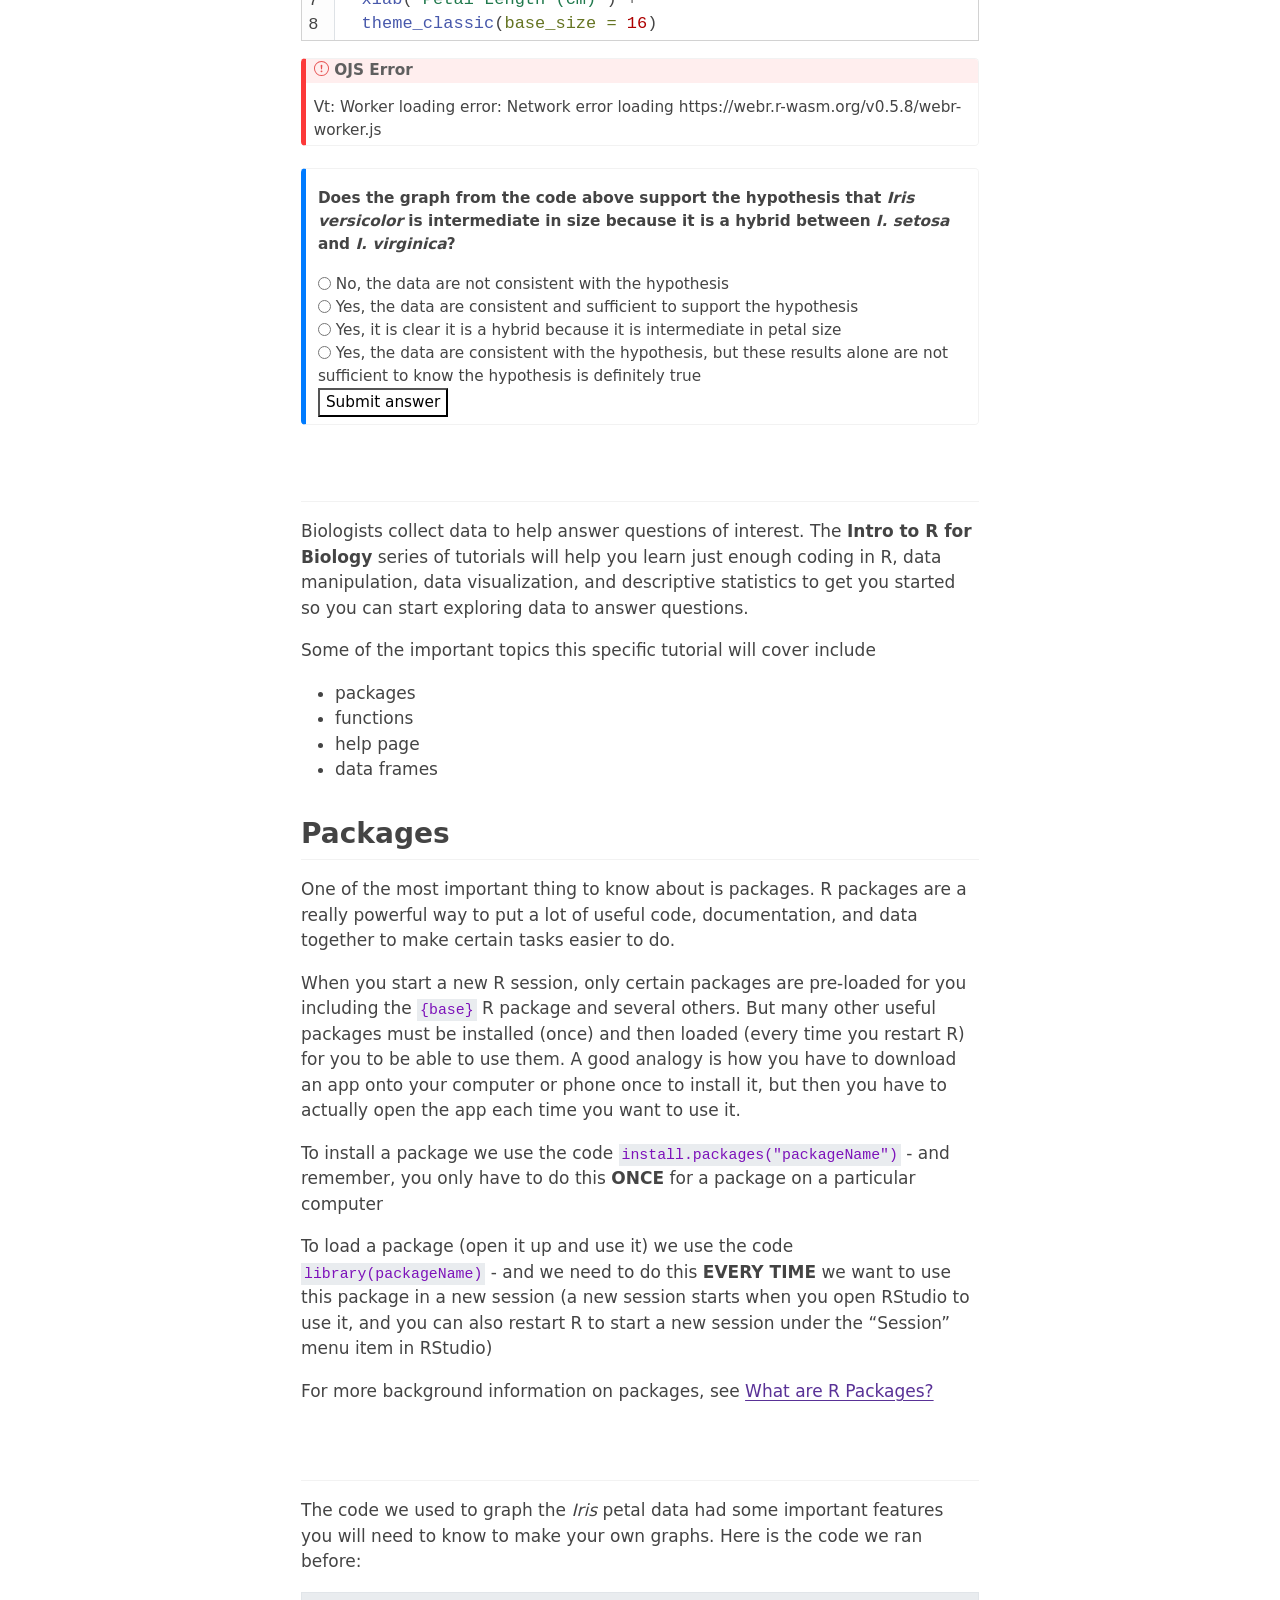
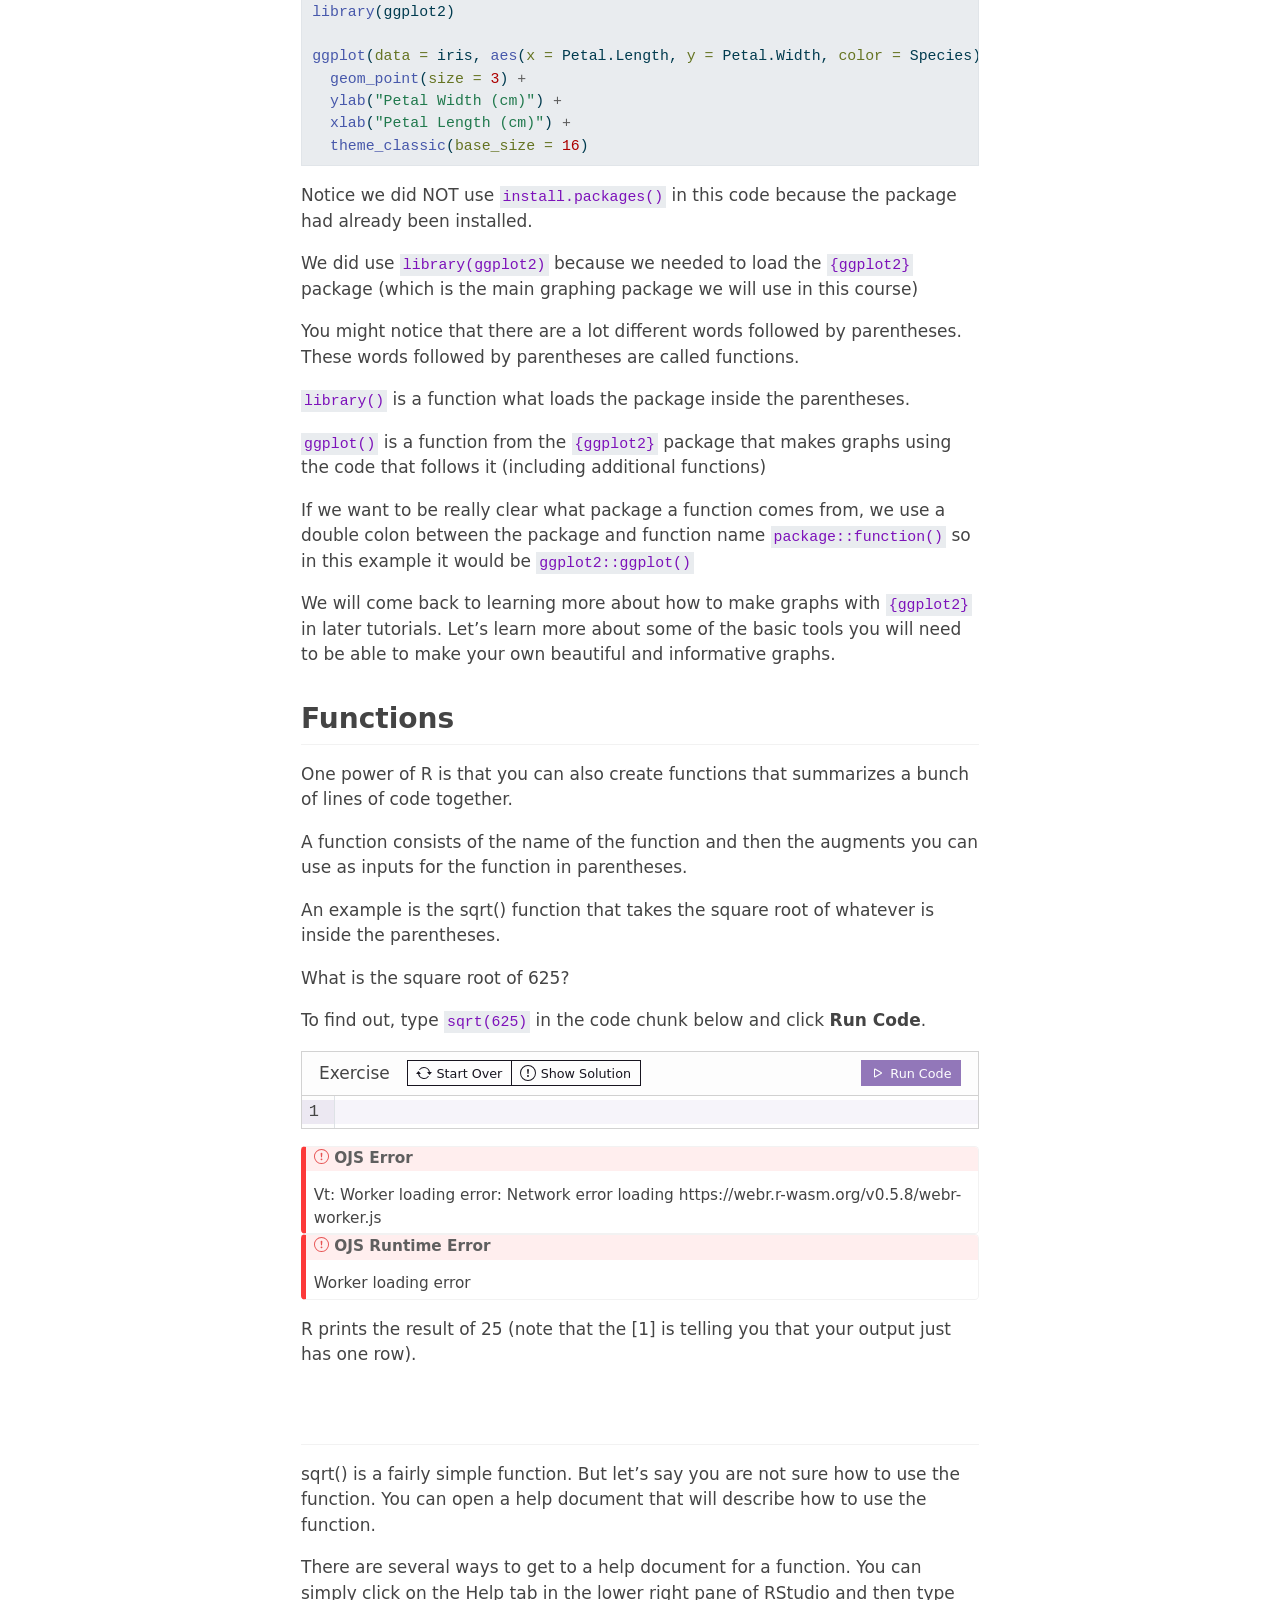
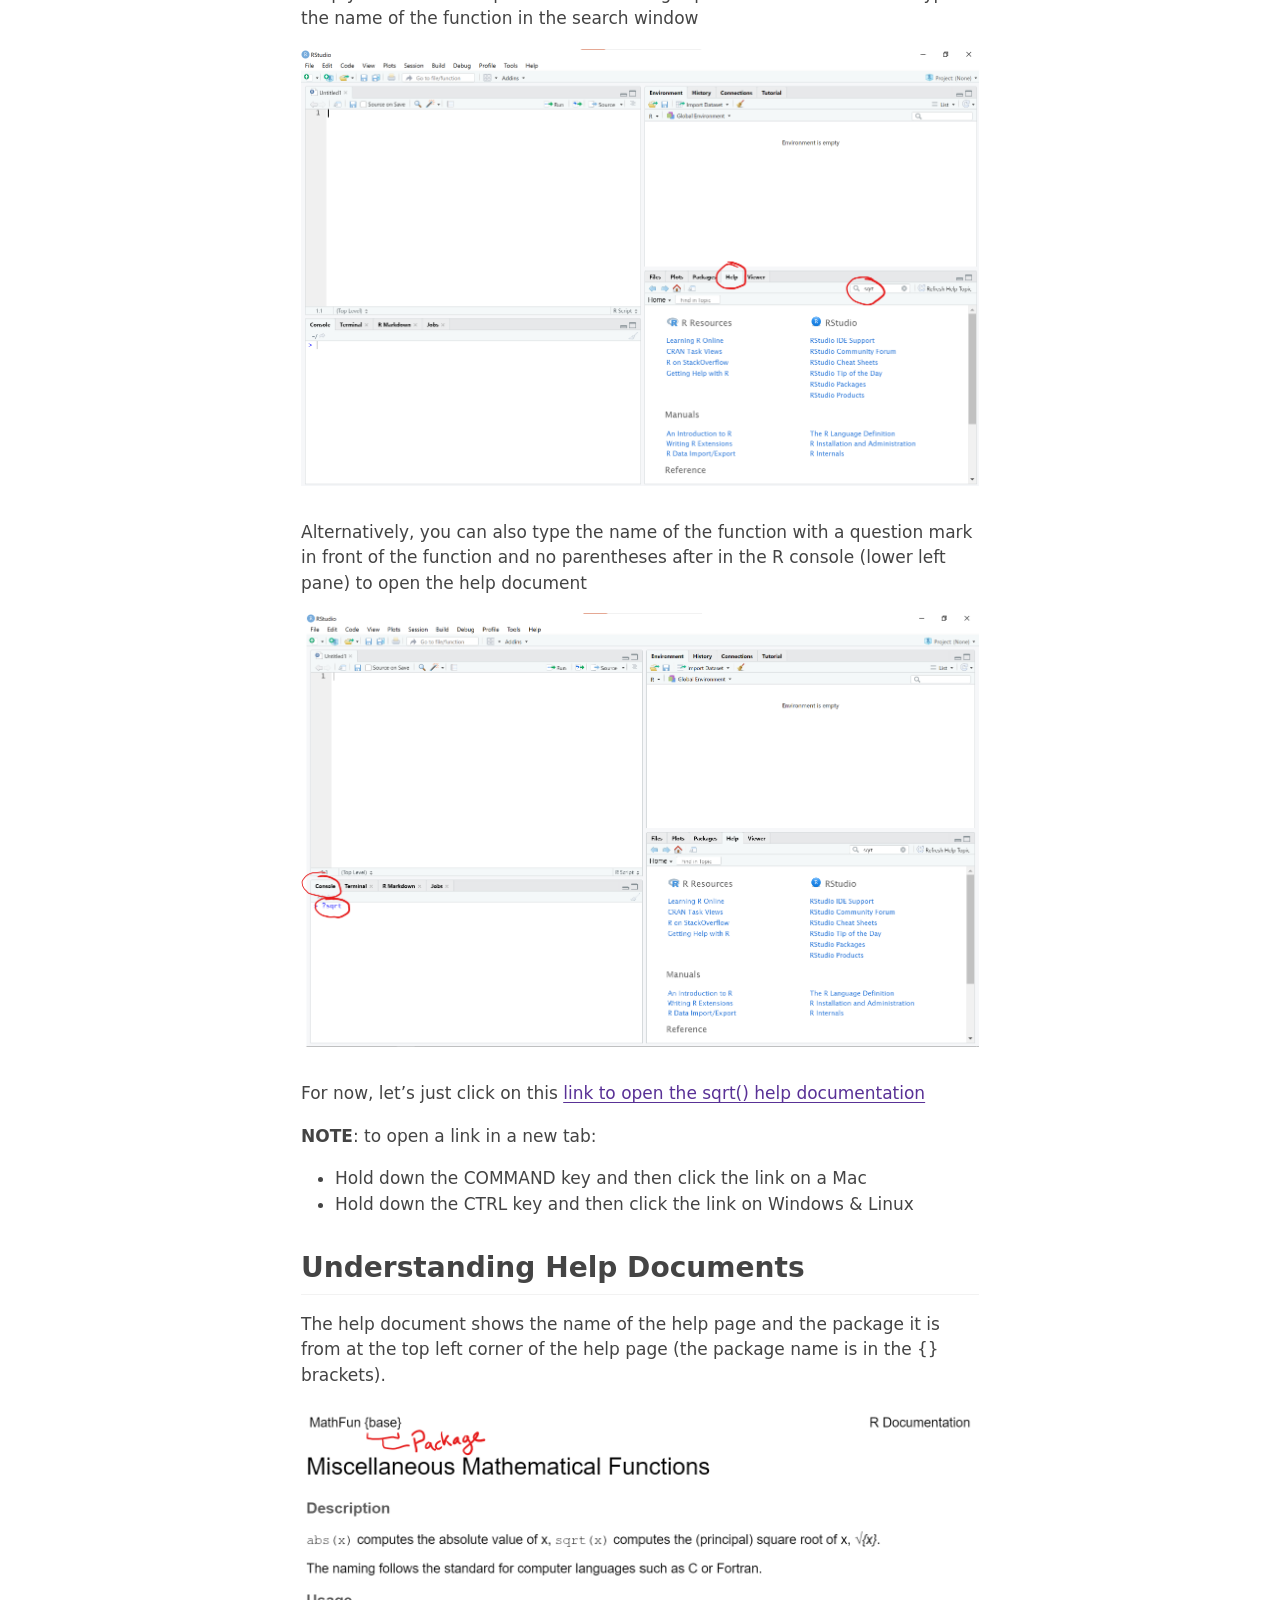
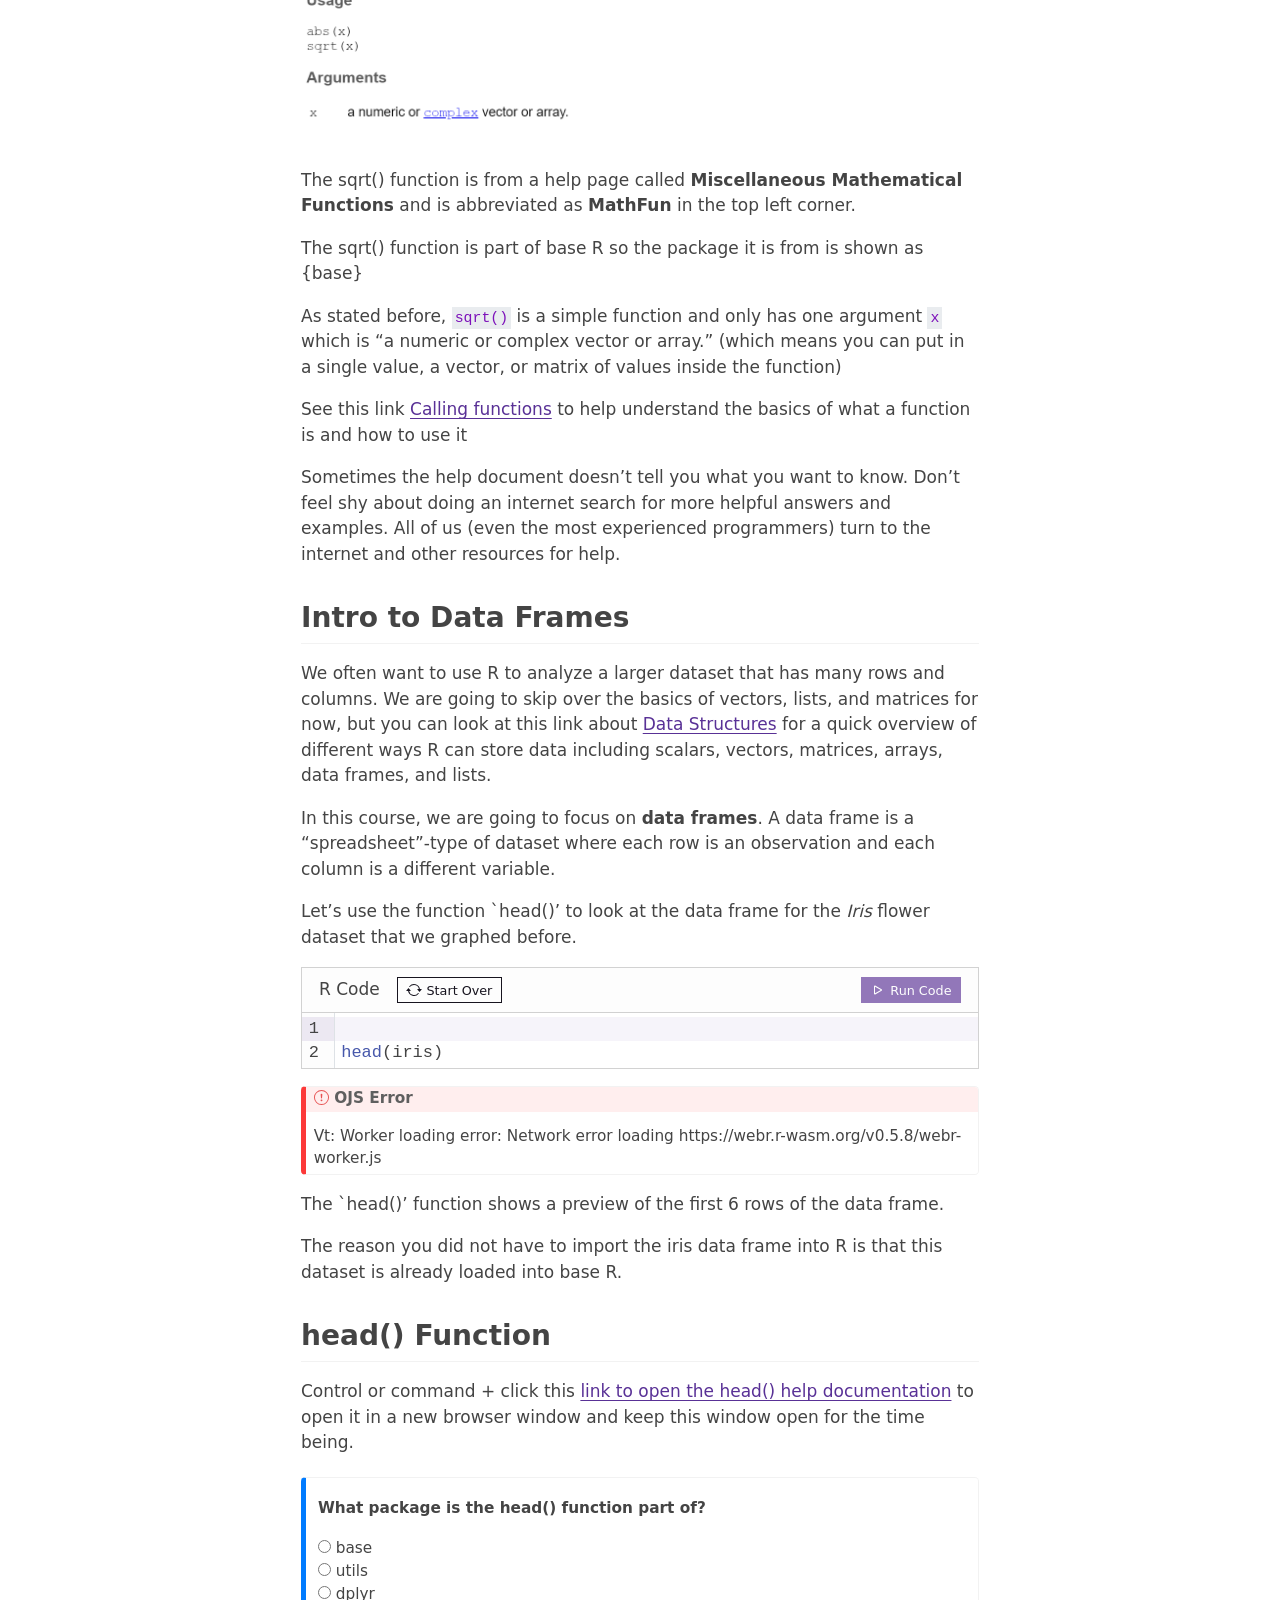
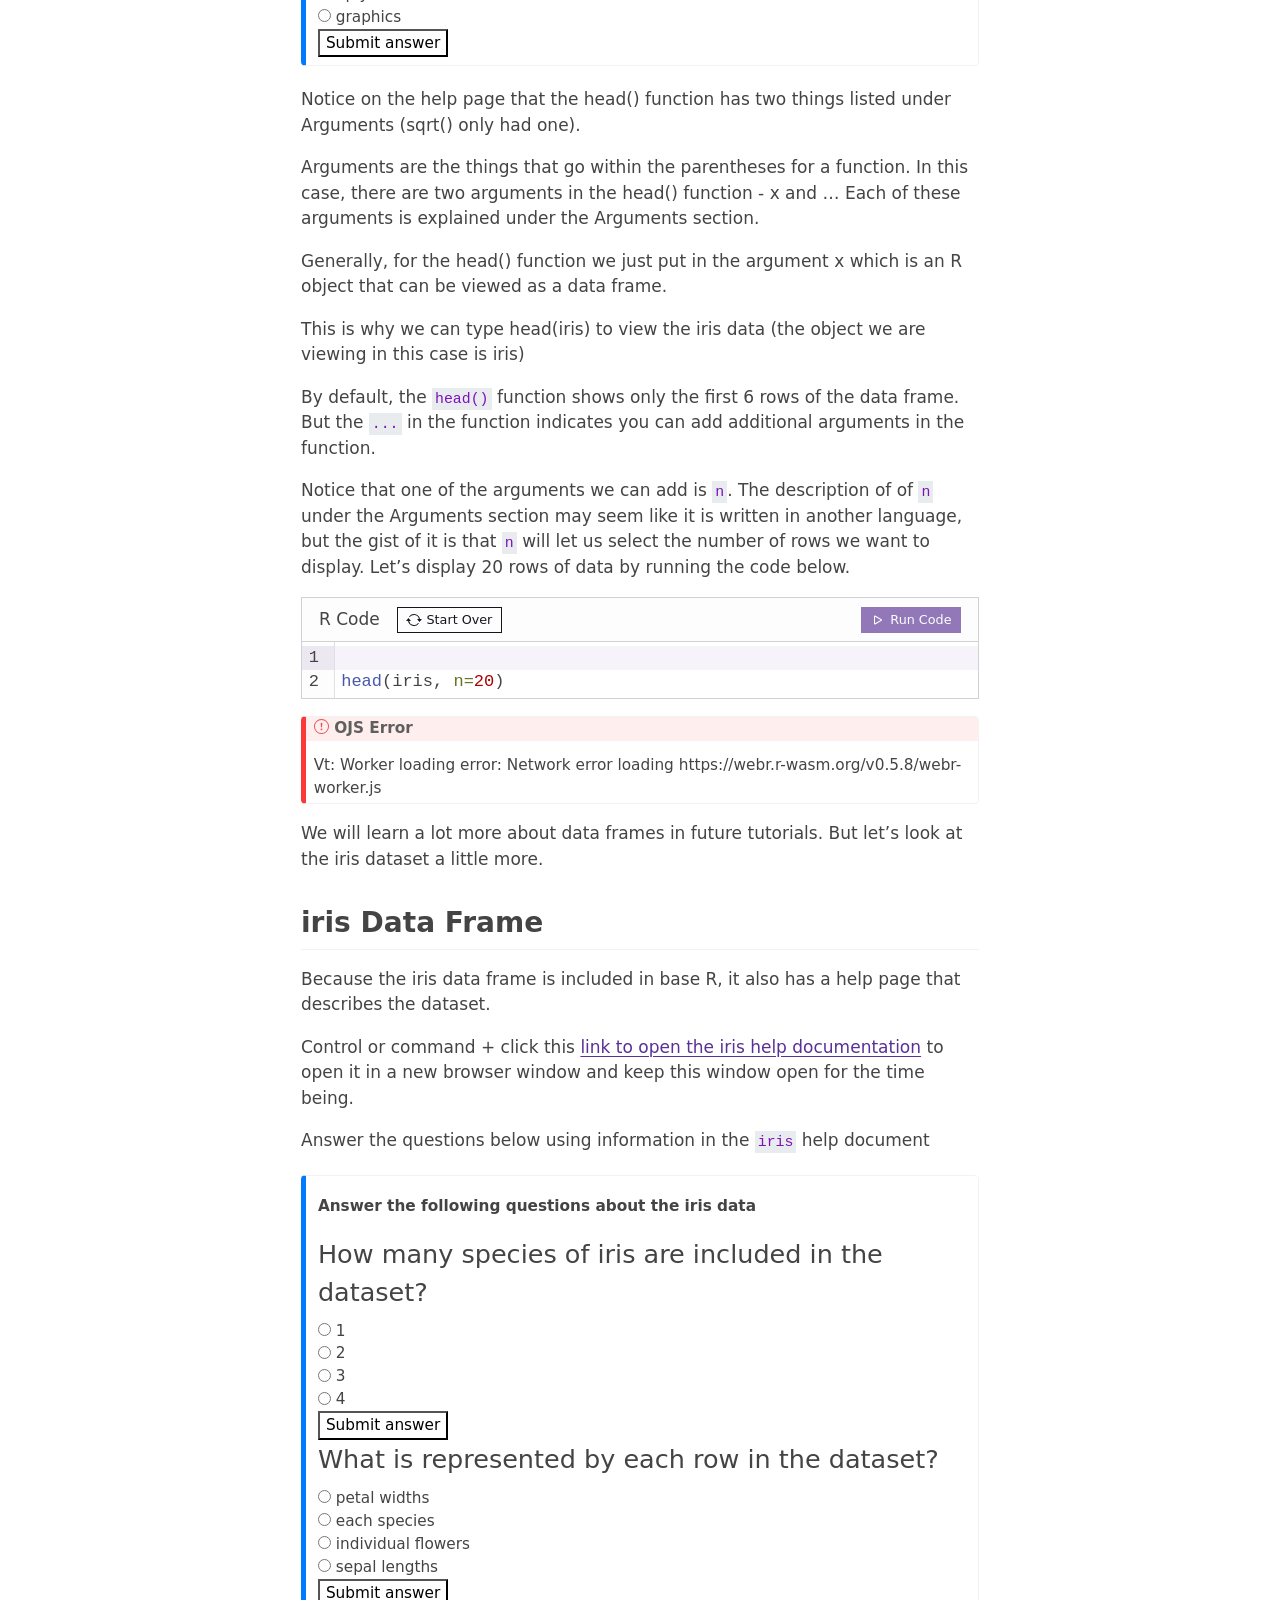
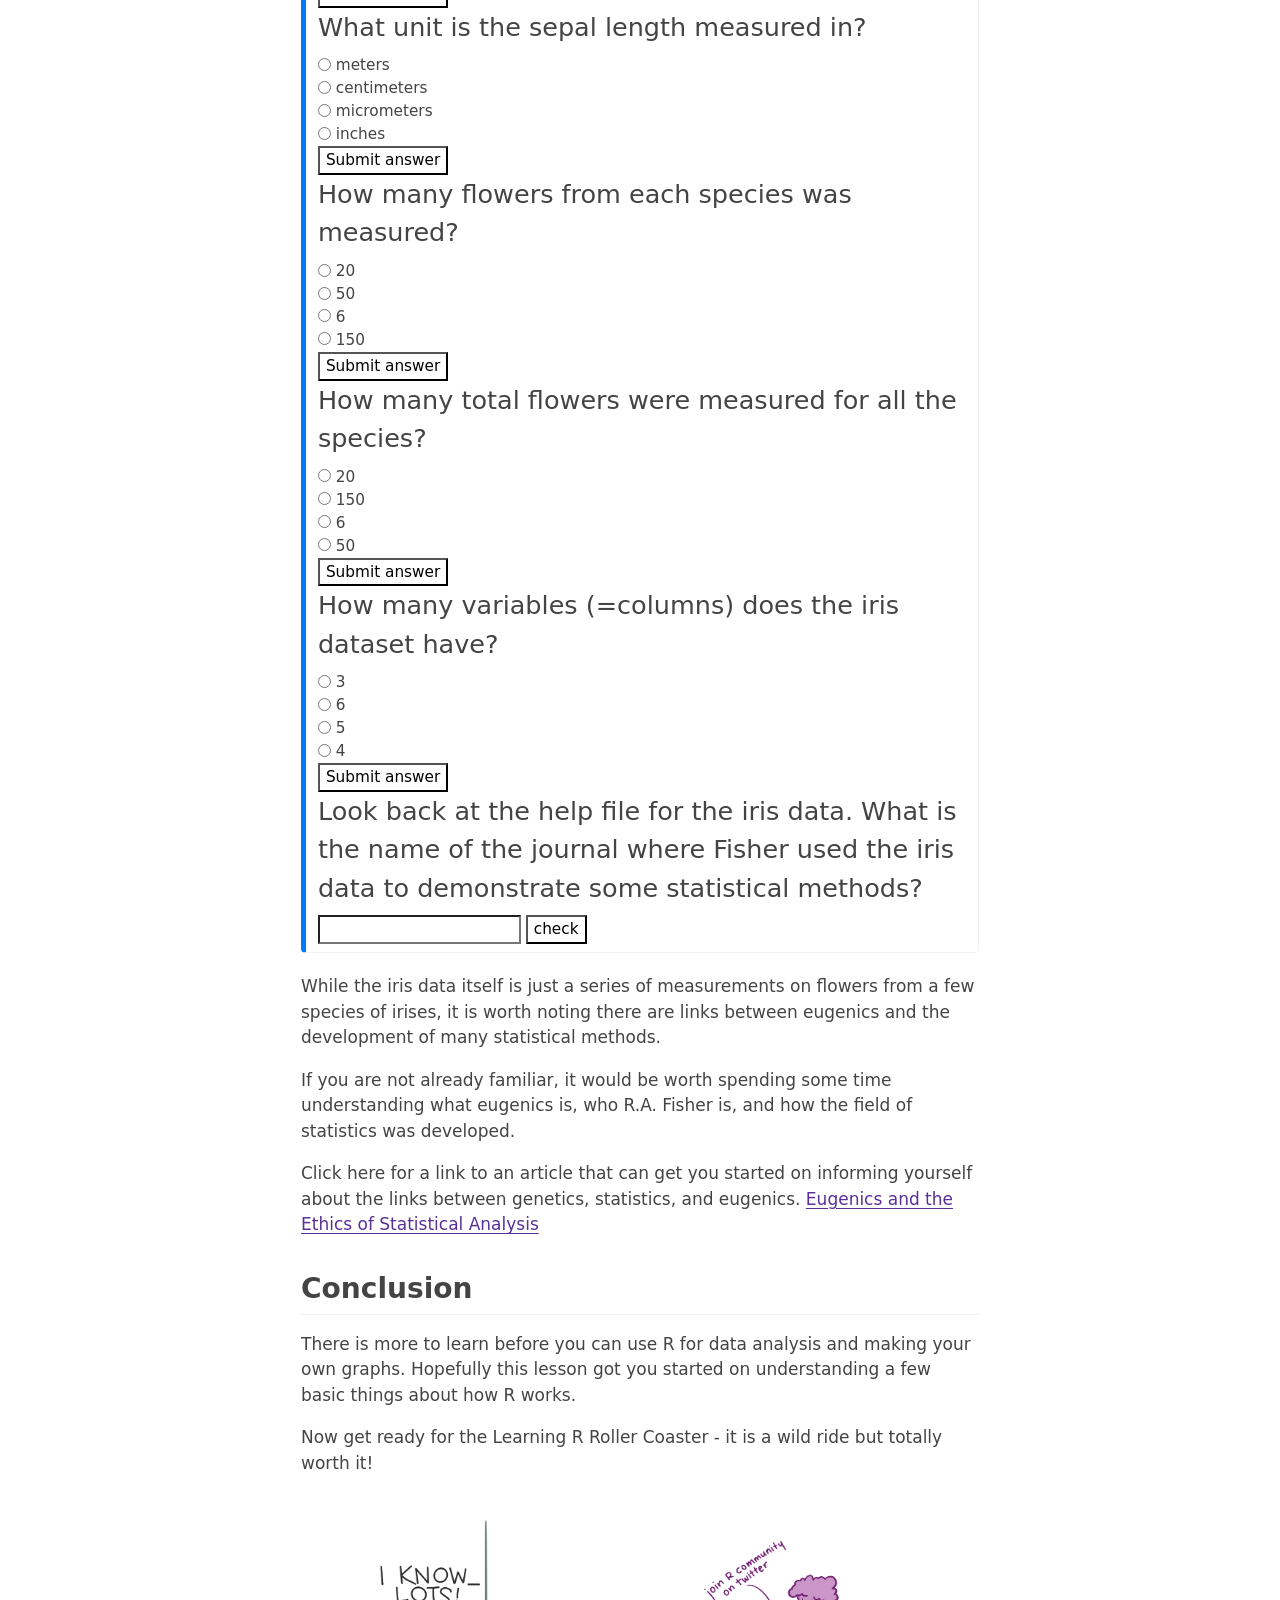
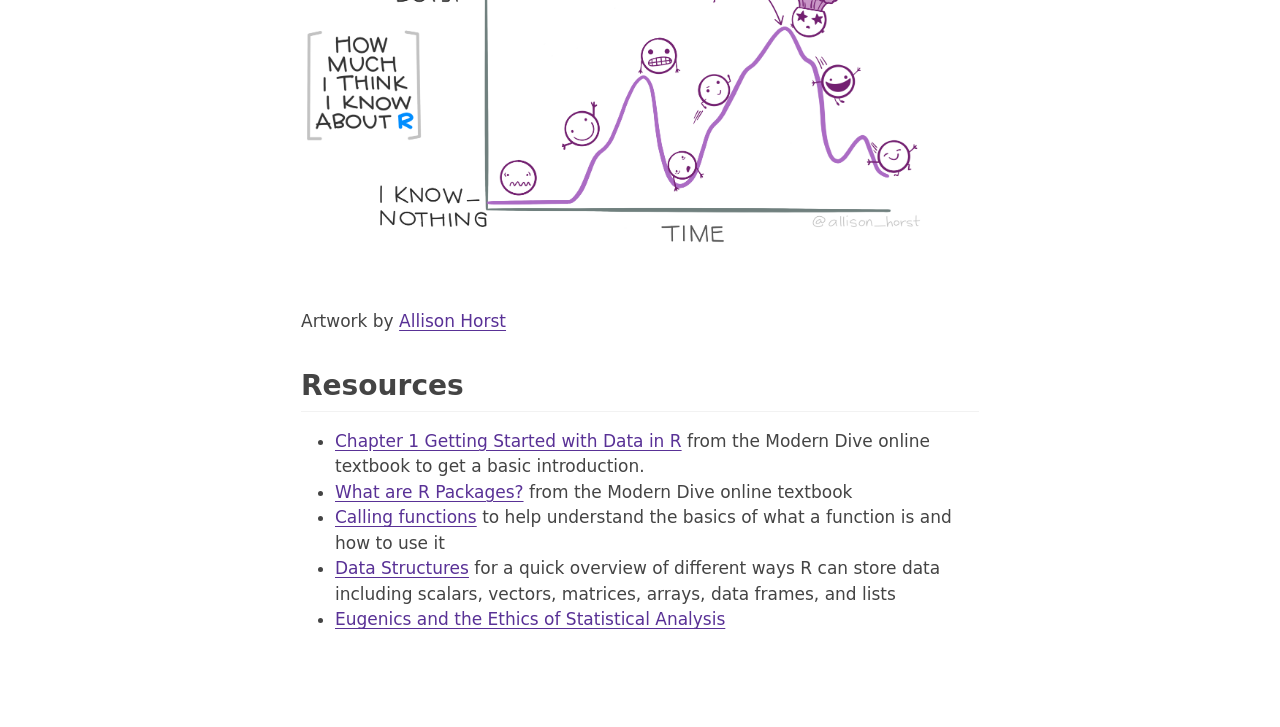
<file: basics.html>
<!DOCTYPE html>
<html xmlns="http://www.w3.org/1999/xhtml" lang="en" xml:lang="en"><head>

<meta charset="utf-8">
<meta name="generator" content="quarto-1.8.25">

<meta name="viewport" content="width=device-width, initial-scale=1.0, user-scalable=yes">

<meta name="author" content="Marney Pratt">
<meta name="dcterms.date" content="2026-03-19">

<title>Intro to R for Biology: Basics – Introduction to R for Biology Tutorials</title>
<style>
code{white-space: pre-wrap;}
span.smallcaps{font-variant: small-caps;}
div.columns{display: flex; gap: min(4vw, 1.5em);}
div.column{flex: auto; overflow-x: auto;}
div.hanging-indent{margin-left: 1.5em; text-indent: -1.5em;}
ul.task-list{list-style: none;}
ul.task-list li input[type="checkbox"] {
  width: 0.8em;
  margin: 0 0.8em 0.2em -1em; /* quarto-specific, see https://github.com/quarto-dev/quarto-cli/issues/4556 */ 
  vertical-align: middle;
}
/* CSS for syntax highlighting */
html { -webkit-text-size-adjust: 100%; }
pre > code.sourceCode { white-space: pre; position: relative; }
pre > code.sourceCode > span { display: inline-block; line-height: 1.25; }
pre > code.sourceCode > span:empty { height: 1.2em; }
.sourceCode { overflow: visible; }
code.sourceCode > span { color: inherit; text-decoration: inherit; }
div.sourceCode { margin: 1em 0; }
pre.sourceCode { margin: 0; }
@media screen {
div.sourceCode { overflow: auto; }
}
@media print {
pre > code.sourceCode { white-space: pre-wrap; }
pre > code.sourceCode > span { text-indent: -5em; padding-left: 5em; }
}
pre.numberSource code
  { counter-reset: source-line 0; }
pre.numberSource code > span
  { position: relative; left: -4em; counter-increment: source-line; }
pre.numberSource code > span > a:first-child::before
  { content: counter(source-line);
    position: relative; left: -1em; text-align: right; vertical-align: baseline;
    border: none; display: inline-block;
    -webkit-touch-callout: none; -webkit-user-select: none;
    -khtml-user-select: none; -moz-user-select: none;
    -ms-user-select: none; user-select: none;
    padding: 0 4px; width: 4em;
  }
pre.numberSource { margin-left: 3em;  padding-left: 4px; }
div.sourceCode
  {   }
@media screen {
pre > code.sourceCode > span > a:first-child::before { text-decoration: underline; }
}
</style>


<script src="site_libs/quarto-nav/quarto-nav.js"></script>
<script src="site_libs/quarto-nav/headroom.min.js"></script>
<script src="site_libs/clipboard/clipboard.min.js"></script>
<script src="site_libs/quarto-search/autocomplete.umd.js"></script>
<script src="site_libs/quarto-search/fuse.min.js"></script>
<script src="site_libs/quarto-search/quarto-search.js"></script>
<meta name="quarto:offset" content="./">
<script src="site_libs/quarto-html/quarto.js" type="module"></script>
<script src="site_libs/quarto-html/tabsets/tabsets.js" type="module"></script>
<script src="site_libs/quarto-html/axe/axe-check.js" type="module"></script>
<script src="site_libs/quarto-html/popper.min.js"></script>
<script src="site_libs/quarto-html/tippy.umd.min.js"></script>
<script src="site_libs/quarto-html/anchor.min.js"></script>
<link href="site_libs/quarto-html/tippy.css" rel="stylesheet">
<link href="site_libs/quarto-html/quarto-syntax-highlighting-7b89279ff1a6dce999919e0e67d4d9ec.css" rel="stylesheet" class="quarto-color-scheme" id="quarto-text-highlighting-styles">
<link href="site_libs/quarto-html/quarto-syntax-highlighting-dark-707d8167ce6003fca903bfe2be84ab7f.css" rel="stylesheet" class="quarto-color-scheme quarto-color-alternate" id="quarto-text-highlighting-styles">
<link href="site_libs/quarto-html/quarto-syntax-highlighting-7b89279ff1a6dce999919e0e67d4d9ec.css" rel="stylesheet" class="quarto-color-scheme-extra" id="quarto-text-highlighting-styles">
<script src="site_libs/bootstrap/bootstrap.min.js"></script>
<link href="site_libs/bootstrap/bootstrap-icons.css" rel="stylesheet">
<link href="site_libs/bootstrap/bootstrap-5657dfa6c17a855b02079790714f0f49.min.css" rel="stylesheet" append-hash="true" class="quarto-color-scheme" id="quarto-bootstrap" data-mode="light">
<link href="site_libs/bootstrap/bootstrap-dark-3751750d0f2505ea394a0f95f18cdc11.min.css" rel="stylesheet" append-hash="true" class="quarto-color-scheme quarto-color-alternate" id="quarto-bootstrap" data-mode="dark">
<link href="site_libs/bootstrap/bootstrap-5657dfa6c17a855b02079790714f0f49.min.css" rel="stylesheet" append-hash="true" class="quarto-color-scheme-extra" id="quarto-bootstrap" data-mode="light">
<script src="site_libs/quarto-contrib/live-runtime/live-runtime.js" type="module"></script>
<link href="site_libs/quarto-contrib/live-runtime/live-runtime.css" rel="stylesheet">
<script id="quarto-search-options" type="application/json">{
  "location": "navbar",
  "copy-button": false,
  "collapse-after": 3,
  "panel-placement": "end",
  "type": "overlay",
  "limit": 50,
  "keyboard-shortcut": [
    "f",
    "/",
    "s"
  ],
  "show-item-context": false,
  "language": {
    "search-no-results-text": "No results",
    "search-matching-documents-text": "matching documents",
    "search-copy-link-title": "Copy link to search",
    "search-hide-matches-text": "Hide additional matches",
    "search-more-match-text": "more match in this document",
    "search-more-matches-text": "more matches in this document",
    "search-clear-button-title": "Clear",
    "search-text-placeholder": "",
    "search-detached-cancel-button-title": "Cancel",
    "search-submit-button-title": "Submit",
    "search-label": "Search"
  }
}</script>
<script type="module" src="site_libs/quarto-ojs/quarto-ojs-runtime.js"></script>
<link href="site_libs/quarto-ojs/quarto-ojs.css" rel="stylesheet">


</head>

<body class="floating nav-fixed quarto-light"><script id="quarto-html-before-body" type="application/javascript">
    const toggleBodyColorMode = (bsSheetEl) => {
      const mode = bsSheetEl.getAttribute("data-mode");
      const bodyEl = window.document.querySelector("body");
      if (mode === "dark") {
        bodyEl.classList.add("quarto-dark");
        bodyEl.classList.remove("quarto-light");
      } else {
        bodyEl.classList.add("quarto-light");
        bodyEl.classList.remove("quarto-dark");
      }
    }
    const toggleBodyColorPrimary = () => {
      const bsSheetEl = window.document.querySelector("link#quarto-bootstrap:not([rel=disabled-stylesheet])");
      if (bsSheetEl) {
        toggleBodyColorMode(bsSheetEl);
      }
    }
    const setColorSchemeToggle = (alternate) => {
      const toggles = window.document.querySelectorAll('.quarto-color-scheme-toggle');
      for (let i=0; i < toggles.length; i++) {
        const toggle = toggles[i];
        if (toggle) {
          if (alternate) {
            toggle.classList.add("alternate");
          } else {
            toggle.classList.remove("alternate");
          }
        }
      }
    };
    const toggleColorMode = (alternate) => {
      // Switch the stylesheets
      const primaryStylesheets = window.document.querySelectorAll('link.quarto-color-scheme:not(.quarto-color-alternate)');
      const alternateStylesheets = window.document.querySelectorAll('link.quarto-color-scheme.quarto-color-alternate');
      manageTransitions('#quarto-margin-sidebar .nav-link', false);
      if (alternate) {
        // note: dark is layered on light, we don't disable primary!
        enableStylesheet(alternateStylesheets);
        for (const sheetNode of alternateStylesheets) {
          if (sheetNode.id === "quarto-bootstrap") {
            toggleBodyColorMode(sheetNode);
          }
        }
      } else {
        disableStylesheet(alternateStylesheets);
        enableStylesheet(primaryStylesheets)
        toggleBodyColorPrimary();
      }
      manageTransitions('#quarto-margin-sidebar .nav-link', true);
      // Switch the toggles
      setColorSchemeToggle(alternate)
      // Hack to workaround the fact that safari doesn't
      // properly recolor the scrollbar when toggling (#1455)
      if (navigator.userAgent.indexOf('Safari') > 0 && navigator.userAgent.indexOf('Chrome') == -1) {
        manageTransitions("body", false);
        window.scrollTo(0, 1);
        setTimeout(() => {
          window.scrollTo(0, 0);
          manageTransitions("body", true);
        }, 40);
      }
    }
    const disableStylesheet = (stylesheets) => {
      for (let i=0; i < stylesheets.length; i++) {
        const stylesheet = stylesheets[i];
        stylesheet.rel = 'disabled-stylesheet';
      }
    }
    const enableStylesheet = (stylesheets) => {
      for (let i=0; i < stylesheets.length; i++) {
        const stylesheet = stylesheets[i];
        if(stylesheet.rel !== 'stylesheet') { // for Chrome, which will still FOUC without this check
          stylesheet.rel = 'stylesheet';
        }
      }
    }
    const manageTransitions = (selector, allowTransitions) => {
      const els = window.document.querySelectorAll(selector);
      for (let i=0; i < els.length; i++) {
        const el = els[i];
        if (allowTransitions) {
          el.classList.remove('notransition');
        } else {
          el.classList.add('notransition');
        }
      }
    }
    const isFileUrl = () => {
      return window.location.protocol === 'file:';
    }
    const hasAlternateSentinel = () => {
      let styleSentinel = getColorSchemeSentinel();
      if (styleSentinel !== null) {
        return styleSentinel === "alternate";
      } else {
        return false;
      }
    }
    const setStyleSentinel = (alternate) => {
      const value = alternate ? "alternate" : "default";
      if (!isFileUrl()) {
        window.localStorage.setItem("quarto-color-scheme", value);
      } else {
        localAlternateSentinel = value;
      }
    }
    const getColorSchemeSentinel = () => {
      if (!isFileUrl()) {
        const storageValue = window.localStorage.getItem("quarto-color-scheme");
        return storageValue != null ? storageValue : localAlternateSentinel;
      } else {
        return localAlternateSentinel;
      }
    }
    const toggleGiscusIfUsed = (isAlternate, darkModeDefault) => {
      const baseTheme = document.querySelector('#giscus-base-theme')?.value ?? 'light';
      const alternateTheme = document.querySelector('#giscus-alt-theme')?.value ?? 'dark';
      let newTheme = '';
      if(authorPrefersDark) {
        newTheme = isAlternate ? baseTheme : alternateTheme;
      } else {
        newTheme = isAlternate ? alternateTheme : baseTheme;
      }
      const changeGiscusTheme = () => {
        // From: https://github.com/giscus/giscus/issues/336
        const sendMessage = (message) => {
          const iframe = document.querySelector('iframe.giscus-frame');
          if (!iframe) return;
          iframe.contentWindow.postMessage({ giscus: message }, 'https://giscus.app');
        }
        sendMessage({
          setConfig: {
            theme: newTheme
          }
        });
      }
      const isGiscussLoaded = window.document.querySelector('iframe.giscus-frame') !== null;
      if (isGiscussLoaded) {
        changeGiscusTheme();
      }
    };
    const authorPrefersDark = false;
    const darkModeDefault = authorPrefersDark;
      document.querySelector('link#quarto-text-highlighting-styles.quarto-color-scheme-extra').rel = 'disabled-stylesheet';
      document.querySelector('link#quarto-bootstrap.quarto-color-scheme-extra').rel = 'disabled-stylesheet';
    let localAlternateSentinel = darkModeDefault ? 'alternate' : 'default';
    // Dark / light mode switch
    window.quartoToggleColorScheme = () => {
      // Read the current dark / light value
      let toAlternate = !hasAlternateSentinel();
      toggleColorMode(toAlternate);
      setStyleSentinel(toAlternate);
      toggleGiscusIfUsed(toAlternate, darkModeDefault);
      window.dispatchEvent(new Event('resize'));
    };
    // Switch to dark mode if need be
    if (hasAlternateSentinel()) {
      toggleColorMode(true);
    } else {
      toggleColorMode(false);
    }
  </script>

<div id="quarto-search-results"></div>
  <header id="quarto-header" class="headroom fixed-top">
    <nav class="navbar navbar-expand-lg " data-bs-theme="dark">
      <div class="navbar-container container-fluid">
      <div class="navbar-brand-container mx-auto">
    <a href="./index.html" class="navbar-brand navbar-brand-logo">
    </a>
    <a class="navbar-brand" href="./index.html">
    <span class="navbar-title">Introduction to R for Biology Tutorials</span>
    </a>
  </div>
            <div id="quarto-search" class="" title="Search"></div>
          <button class="navbar-toggler" type="button" data-bs-toggle="collapse" data-bs-target="#navbarCollapse" aria-controls="navbarCollapse" role="menu" aria-expanded="false" aria-label="Toggle navigation" onclick="if (window.quartoToggleHeadroom) { window.quartoToggleHeadroom(); }">
  <span class="navbar-toggler-icon"></span>
</button>
          <div class="collapse navbar-collapse" id="navbarCollapse">
            <ul class="navbar-nav navbar-nav-scroll me-auto">
  <li class="nav-item">
    <a class="nav-link" href="./index.html"> 
<span class="menu-text">Home</span></a>
  </li>  
  <li class="nav-item">
    <a class="nav-link active" href="./basics.html" aria-current="page"> 
<span class="menu-text">Basics</span></a>
  </li>  
  <li class="nav-item">
    <a class="nav-link" href="./about.html"> 
<span class="menu-text">About</span></a>
  </li>  
</ul>
          </div> <!-- /navcollapse -->
            <div class="quarto-navbar-tools">
  <a href="" class="quarto-color-scheme-toggle quarto-navigation-tool  px-1" onclick="window.quartoToggleColorScheme(); return false;" title="Toggle dark mode"><i class="bi"></i></a>
  <a href="" class="quarto-reader-toggle quarto-navigation-tool px-1" onclick="window.quartoToggleReader(); return false;" title="Toggle reader mode">
  <div class="quarto-reader-toggle-btn">
  <i class="bi"></i>
  </div>
</a>
</div>
      </div> <!-- /container-fluid -->
    </nav>
</header>
<!-- content -->
<div id="quarto-content" class="quarto-container page-columns page-rows-contents page-layout-article page-navbar">
<!-- sidebar -->
  <nav id="quarto-sidebar" class="sidebar collapse collapse-horizontal quarto-sidebar-collapse-item sidebar-navigation floating overflow-auto">
    <nav id="TOC" role="doc-toc" class="toc-active">
    <h2 id="toc-title">On this page</h2>
   
  <ul>
  <li><a href="#introduction" id="toc-introduction" class="nav-link active" data-scroll-target="#introduction">Introduction</a>
  <ul class="collapse">
  <li><a href="#learning-goals" id="toc-learning-goals" class="nav-link" data-scroll-target="#learning-goals">Learning goals</a></li>
  </ul></li>
  <li><a href="#irises" id="toc-irises" class="nav-link" data-scroll-target="#irises">Irises</a></li>
  <li><a href="#section" id="toc-section" class="nav-link" data-scroll-target="#section"></a></li>
  <li><a href="#packages" id="toc-packages" class="nav-link" data-scroll-target="#packages">Packages</a></li>
  <li><a href="#section-1" id="toc-section-1" class="nav-link" data-scroll-target="#section-1"></a></li>
  <li><a href="#functions" id="toc-functions" class="nav-link" data-scroll-target="#functions">Functions</a></li>
  <li><a href="#section-2" id="toc-section-2" class="nav-link" data-scroll-target="#section-2"></a></li>
  <li><a href="#understanding-help-documents" id="toc-understanding-help-documents" class="nav-link" data-scroll-target="#understanding-help-documents">Understanding Help Documents</a></li>
  <li><a href="#intro-to-data-frames" id="toc-intro-to-data-frames" class="nav-link" data-scroll-target="#intro-to-data-frames">Intro to Data Frames</a></li>
  <li><a href="#head-function" id="toc-head-function" class="nav-link" data-scroll-target="#head-function">head() Function</a></li>
  <li><a href="#iris-data-frame" id="toc-iris-data-frame" class="nav-link" data-scroll-target="#iris-data-frame">iris Data Frame</a></li>
  <li><a href="#conclusion" id="toc-conclusion" class="nav-link" data-scroll-target="#conclusion">Conclusion</a></li>
  <li><a href="#resources" id="toc-resources" class="nav-link" data-scroll-target="#resources">Resources</a></li>
  </ul>
</nav>
</nav>
<div id="quarto-sidebar-glass" class="quarto-sidebar-collapse-item" data-bs-toggle="collapse" data-bs-target=".quarto-sidebar-collapse-item"></div>
<!-- margin-sidebar -->
    <div id="quarto-margin-sidebar" class="sidebar margin-sidebar zindex-bottom">
    </div>
<!-- main -->
<main class="content" id="quarto-document-content">


<header id="title-block-header" class="quarto-title-block default">
<div class="quarto-title">
<h1 class="title">Intro to R for Biology: Basics</h1>
</div>


<div class="quarto-title-meta-author">
  <div class="quarto-title-meta-heading">Author</div>
  <div class="quarto-title-meta-heading">Affiliation</div>
  
    <div class="quarto-title-meta-contents">
    <p class="author">Marney Pratt </p>
  </div>
  <div class="quarto-title-meta-contents">
        <p class="affiliation">
            Smith College, Northampton, MA
          </p>
      </div>
  </div>

<div class="quarto-title-meta">

      
    <div>
    <div class="quarto-title-meta-heading">Published</div>
    <div class="quarto-title-meta-contents">
      <p class="date">March 19, 2026</p>
    </div>
  </div>
  
    
  </div>
  


</header>


<div class="cell" data-edit="false">
<div>
<div id="webr-1" class="exercise-cell">

</div>
<script type="webr-1-contents">
[base64]
</script>
</div>
</div>
<section id="introduction" class="level2">
<h2 class="anchored" data-anchor-id="introduction">Introduction</h2>
<p>This tutorial will help you learn some basics of how to use R including installing and loading packages, what functions are, and how to use help pages.</p>
<p>Before getting started with this tutorial, it is useful to understand some of the basics about R and R Studio. You can read <a href="https://moderndive.com/1-getting-started.html">Chapter 1 Getting Started with Data in R</a> from the Modern Dive online textbook to get a basic introduction.</p>
<section id="learning-goals" class="level3">
<h3 class="anchored" data-anchor-id="learning-goals">Learning goals</h3>
<ul>
<li>Why looking at data visually can be useful</li>
<li>how to install and load packages</li>
<li>Understand what a function is and how to use a function’s help page</li>
<li>Use the <code>head()</code> function to look at data frames</li>
</ul>
</section>
</section>
<section id="irises" class="level2">
<h2 class="anchored" data-anchor-id="irises">Irises</h2>
<p><em>Iris</em> species can be difficult to tell apart in the field. Edgar Anderson measured the sepal and petal length and width of three species of <em>Iris</em> flowers to see if their flower morphology could be used to help distinguish species.</p>
<div class="quarto-figure quarto-figure-center">
<figure class="figure">
<div class="quarto-figure quarto-figure-center">
<figure class="figure">
<p><a href="https://www.isroset.org/pdf_paper_view.php?paper_id=3010&amp;1-ISROSET-IJSRMSS-08152.pdf"><img src="images/iris.png" class="img-fluid quarto-figure quarto-figure-center figure-img" style="width:7in" alt="Image of 3 species of iris flowers with petal and sepal labeled on each. Species include Iris setosa, Iris versicolor, and Iris virginica"></a></p>
</figure>
</div>
<figcaption>(Image from Mithy et al.&nbsp;2022)</figcaption>
</figure>
</div>
<p>Below is a “chunk” with some R code. Press the <strong>Run Code</strong> button to run the code and make a graph showing the petal width versus the petal length for three species of <em>Iris</em> flowers.</p>
<div>
<div id="webr-2" class="exercise-cell">

</div>
<script type="webr-2-contents">
[base64]
</script>
</div>
<div class="question callout callout-style-simple callout-note no-icon">
<div class="callout-body d-flex">
<div class="callout-icon-container">
<i class="callout-icon no-icon"></i>
</div>
<div class="callout-body-container">
<p><strong>Does the graph from the code above support the hypothesis that <em>Iris versicolor</em> is intermediate in size because it is a hybrid between <em>I. setosa</em> and <em>I. virginica</em>?</strong></p>
<div class="cell" data-layout-align="center">
<div class="cell-output-display">
<form name="form_1" onsubmit="return validate_form_1()" method="post">
<label>
<input type="radio" name="answer_1" id="answer_1_1" value="No, the data are not consistent with the hypothesis">
No, the data are not consistent with the hypothesis
</label>
<br>
<label>
<input type="radio" name="answer_1" id="answer_1_2" value="Yes, the data are consistent and sufficient to support the hypothesis">
Yes, the data are consistent and sufficient to support the hypothesis
</label>
<br>
<label>
<input type="radio" name="answer_1" id="answer_1_3" value="Yes, it is clear it is a hybrid because it is intermediate in petal size">
Yes, it is clear it is a hybrid because it is intermediate in petal size
</label>
<br>
<label>
<input type="radio" name="answer_1" id="answer_1_4" value="Yes, the data are consistent with the hypothesis, but these results alone are not sufficient to know the hypothesis is definitely true">
Yes, the data are consistent with the hypothesis, but these results alone are not sufficient to know the hypothesis is definitely true
</label>
<br>
<input type="submit" value="Submit answer">
<div id="result_1"></div>
</form>
<script>function validate_form_1() {var x, text; var x = document.forms['form_1']['answer_1'].value;if (x == 'Yes, the data are consistent with the hypothesis, but these results alone are not sufficient to know the hypothesis is definitely true'){text = 'Right! There isn’t enough information to know if hybridization is the reason that <em>Iris versicolor</em> is intermediate in petal size';} else {text = 'Hmmm, does this graph give us any information about hybridization?';} document.getElementById('result_1').innerHTML = text; evaluate_final_score(); return false;}function evaluate_final_score(){
         element = document.getElementById('checkdown_final_score');
         if(element === null){return false;} else {var element, text, res1;res1 = document.getElementById('result_1').innerText == 'Right! There isn’t enough information to know if hybridization is the reason that Iris versicolor is intermediate in petal size';text = res1;element.innerHTML = text;
         return false;
         }}</script>
</div>
</div>
</div>
</div>
</div>
</section>
<section id="section" class="level2">
<h2 class="anchored" data-anchor-id="section"></h2>
<p>Biologists collect data to help answer questions of interest. The <strong>Intro to R for Biology</strong> series of tutorials will help you learn just enough coding in R, data manipulation, data visualization, and descriptive statistics to get you started so you can start exploring data to answer questions.</p>
<p>Some of the important topics this specific tutorial will cover include</p>
<ul>
<li>packages</li>
<li>functions</li>
<li>help page</li>
<li>data frames</li>
</ul>
</section>
<section id="packages" class="level2">
<h2 class="anchored" data-anchor-id="packages">Packages</h2>
<p>One of the most important thing to know about is packages. R packages are a really powerful way to put a lot of useful code, documentation, and data together to make certain tasks easier to do.</p>
<p>When you start a new R session, only certain packages are pre-loaded for you including the <code>{base}</code> R package and several others. But many other useful packages must be installed (once) and then loaded (every time you restart R) for you to be able to use them. A good analogy is how you have to download an app onto your computer or phone once to install it, but then you have to actually open the app each time you want to use it.</p>
<p>To install a package we use the code <code>install.packages("packageName")</code> - and remember, you only have to do this <strong>ONCE</strong> for a package on a particular computer</p>
<p>To load a package (open it up and use it) we use the code <code>library(packageName)</code> - and we need to do this <strong>EVERY TIME</strong> we want to use this package in a new session (a new session starts when you open RStudio to use it, and you can also restart R to start a new session under the “Session” menu item in RStudio)</p>
<p>For more background information on packages, see <a href="https://moderndive.com/1-getting-started.html#packages">What are R Packages?</a></p>
</section>
<section id="section-1" class="level2">
<h2 class="anchored" data-anchor-id="section-1"></h2>
<p>The code we used to graph the <em>Iris</em> petal data had some important features you will need to know to make your own graphs. Here is the code we ran before:</p>
<div class="cell" data-layout-align="center">
<div class="code-copy-outer-scaffold"><div class="sourceCode cell-code" id="cb1"><pre class="sourceCode r code-with-copy"><code class="sourceCode r"><span id="cb1-1"><a href="#cb1-1" aria-hidden="true" tabindex="-1"></a><span class="fu">library</span>(ggplot2)</span>
<span id="cb1-2"><a href="#cb1-2" aria-hidden="true" tabindex="-1"></a></span>
<span id="cb1-3"><a href="#cb1-3" aria-hidden="true" tabindex="-1"></a><span class="fu">ggplot</span>(<span class="at">data =</span> iris, <span class="fu">aes</span>(<span class="at">x =</span> Petal.Length, <span class="at">y =</span> Petal.Width, <span class="at">color =</span> Species)) <span class="sc">+</span></span>
<span id="cb1-4"><a href="#cb1-4" aria-hidden="true" tabindex="-1"></a>  <span class="fu">geom_point</span>(<span class="at">size =</span> <span class="dv">3</span>) <span class="sc">+</span></span>
<span id="cb1-5"><a href="#cb1-5" aria-hidden="true" tabindex="-1"></a>  <span class="fu">ylab</span>(<span class="st">"Petal Width (cm)"</span>) <span class="sc">+</span></span>
<span id="cb1-6"><a href="#cb1-6" aria-hidden="true" tabindex="-1"></a>  <span class="fu">xlab</span>(<span class="st">"Petal Length (cm)"</span>) <span class="sc">+</span></span>
<span id="cb1-7"><a href="#cb1-7" aria-hidden="true" tabindex="-1"></a>  <span class="fu">theme_classic</span>(<span class="at">base_size =</span> <span class="dv">16</span>)</span></code></pre></div><button title="Copy to Clipboard" class="code-copy-button"><i class="bi"></i></button></div>
</div>
<p>Notice we did NOT use <code>install.packages()</code> in this code because the package had already been installed.</p>
<p>We did use <code>library(ggplot2)</code> because we needed to load the <code>{ggplot2}</code> package (which is the main graphing package we will use in this course)</p>
<p>You might notice that there are a lot different words followed by parentheses. These words followed by parentheses are called functions.</p>
<p><code>library()</code> is a function what loads the package inside the parentheses.</p>
<p><code>ggplot()</code> is a function from the <code>{ggplot2}</code> package that makes graphs using the code that follows it (including additional functions)</p>
<p>If we want to be really clear what package a function comes from, we use a double colon between the package and function name <code>package::function()</code> so in this example it would be <code>ggplot2::ggplot()</code></p>
<p>We will come back to learning more about how to make graphs with <code>{ggplot2}</code> in later tutorials. Let’s learn more about some of the basic tools you will need to be able to make your own beautiful and informative graphs.</p>
</section>
<section id="functions" class="level2">
<h2 class="anchored" data-anchor-id="functions">Functions</h2>
<p>One power of R is that you can also create functions that summarizes a bunch of lines of code together.</p>
<p>A function consists of the name of the function and then the augments you can use as inputs for the function in parentheses.</p>
<p>An example is the sqrt() function that takes the square root of whatever is inside the parentheses.</p>
<p>What is the square root of 625?</p>
<p>To find out, type <code>sqrt(625)</code> in the code chunk below and click <strong>Run Code</strong>.</p>
<div class="cell" data-layout-align="center" data-exercise="sqrt">
<div>
<div id="webr-3" class="exercise-cell">

</div>
<script type="webr-3-contents">
eyJhdHRyIjp7ImVkaXQiOnRydWUsImV2YWwiOnRydWUsImV4ZXJjaXNlIjoic3FydCJ9LCJjb2RlIjoiIn0=
</script>
</div>
</div>
<div class="webr-ojs-exercise exercise-solution d-none" data-exercise="sqrt">
<p>To find the square root of 625, type <code>sqrt(625)</code></p>
<div class="cell" data-layout-align="center" data-exercise="sqrt" data-solution="true">
<div class="webr-ojs-exercise exercise-solution d-none" data-exercise="sqrt">
<code id="interpolate-5" class="solution-code d-none">sqrt(625)</code>
<div class="code-copy-outer-scaffold"><div class="sourceCode cell-code" id="interpolate-6"><pre class="sourceCode r code-with-copy"><code class="sourceCode r"><span id="interpolate-6-1"><a href="#interpolate-6-1" aria-hidden="true" tabindex="-1"></a><span class="fu">sqrt</span>(<span class="dv">625</span>)</span></code></pre></div><button title="Copy to Clipboard" class="code-copy-button"><i class="bi"></i></button></div>
</div>
</div>
</div>
<div class="cell" data-layout-align="center" data-exercise="sqrt" data-check="true">
<script type="exercise-check-sqrt-contents">
eyJhdHRyIjp7ImNoZWNrIjp0cnVlLCJlZGl0Ijp0cnVlLCJldmFsIjp0cnVlLCJleGVyY2lzZSI6InNxcnQifSwiY29kZSI6ImdyYWRldGhpczo6Z3JhZGVfdGhpc19jb2RlKCkifQ==
</script>
</div>
<p>R prints the result of 25 (note that the [1] is telling you that your output just has one row).</p>
</section>
<section id="section-2" class="level2">
<h2 class="anchored" data-anchor-id="section-2"></h2>
<p>sqrt() is a fairly simple function. But let’s say you are not sure how to use the function. You can open a help document that will describe how to use the function.</p>
<p>There are several ways to get to a help document for a function. You can simply click on the Help tab in the lower right pane of RStudio and then type the name of the function in the search window</p>
<div class="quarto-figure quarto-figure-center">
<figure class="figure">
<p><img src="images/sqrtHelp.png" class="img-fluid quarto-figure quarto-figure-center figure-img" style="width:10in"></p>
</figure>
</div>
<p>Alternatively, you can also type the name of the function with a question mark in front of the function and no parentheses after in the R console (lower left pane) to open the help document</p>
<div class="quarto-figure quarto-figure-center">
<figure class="figure">
<p><img src="images/sqrtHelp2.png" class="img-fluid quarto-figure quarto-figure-center figure-img" style="width:10in"></p>
</figure>
</div>
<p>For now, let’s just click on this <a href="https://stat.ethz.ch/R-manual/R-devel/library/base/html/MathFun.html">link to open the sqrt() help documentation</a></p>
<p><strong>NOTE</strong>: to open a link in a new tab:</p>
<ul>
<li>Hold down the COMMAND key and then click the link on a Mac</li>
<li>Hold down the CTRL key and then click the link on Windows &amp; Linux</li>
</ul>
</section>
<section id="understanding-help-documents" class="level2">
<h2 class="anchored" data-anchor-id="understanding-help-documents">Understanding Help Documents</h2>
<p>The help document shows the name of the help page and the package it is from at the top left corner of the help page (the package name is in the {} brackets).</p>
<div class="quarto-figure quarto-figure-center">
<figure class="figure">
<p><img src="images/sqrtHelp3.png" class="img-fluid quarto-figure quarto-figure-center figure-img" style="width:8in"></p>
</figure>
</div>
<p>The sqrt() function is from a help page called <strong>Miscellaneous Mathematical Functions</strong> and is abbreviated as <strong>MathFun</strong> in the top left corner.</p>
<p>The sqrt() function is part of base R so the package it is from is shown as {base}</p>
<p>As stated before, <code>sqrt()</code> is a simple function and only has one argument <code>x</code> which is “a numeric or complex vector or array.” (which means you can put in a single value, a vector, or matrix of values inside the function)</p>
<p>See this link <a href="https://r4ds.had.co.nz/workflow-basics.html#calling-functions">Calling functions</a> to help understand the basics of what a function is and how to use it</p>
<p>Sometimes the help document doesn’t tell you what you want to know. Don’t feel shy about doing an internet search for more helpful answers and examples. All of us (even the most experienced programmers) turn to the internet and other resources for help.</p>
</section>
<section id="intro-to-data-frames" class="level2">
<h2 class="anchored" data-anchor-id="intro-to-data-frames">Intro to Data Frames</h2>
<p>We often want to use R to analyze a larger dataset that has many rows and columns. We are going to skip over the basics of vectors, lists, and matrices for now, but you can look at this link about <a href="https://rpubs.com/subhasisharandhara/data_manag">Data Structures</a> for a quick overview of different ways R can store data including scalars, vectors, matrices, arrays, data frames, and lists.</p>
<p>In this course, we are going to focus on <strong>data frames</strong>. A data frame is a “spreadsheet”-type of dataset where each row is an observation and each column is a different variable.</p>
<p>Let’s use the function `head()’ to look at the data frame for the <em>Iris</em> flower dataset that we graphed before.</p>
<div class="cell" data-layout-align="center">
<div>
<div id="webr-8" class="exercise-cell">

</div>
<script type="webr-8-contents">
eyJhdHRyIjp7ImVkaXQiOnRydWUsImV2YWwiOnRydWUsImxhYmVsIjoiaGVhZCJ9LCJjb2RlIjoiXG5oZWFkKGlyaXMpIn0=
</script>
</div>
</div>
<p>The `head()’ function shows a preview of the first 6 rows of the data frame.</p>
<p>The reason you did not have to import the iris data frame into R is that this dataset is already loaded into base R.</p>
</section>
<section id="head-function" class="level2">
<h2 class="anchored" data-anchor-id="head-function">head() Function</h2>
<p>Control or command + click this <a href="https://stat.ethz.ch/R-manual/R-devel/library/utils/html/head.html">link to open the head() help documentation</a> to open it in a new browser window and keep this window open for the time being.</p>
<div class="question callout callout-style-simple callout-note no-icon">
<div class="callout-body d-flex">
<div class="callout-icon-container">
<i class="callout-icon no-icon"></i>
</div>
<div class="callout-body-container">
<p><strong>What package is the head() function part of?</strong></p>
<div class="cell" data-layout-align="center">
<div class="cell-output-display">
<form name="form_2" onsubmit="return validate_form_2()" method="post">
<label>
<input type="radio" name="answer_2" id="answer_2_1" value="base">
base
</label>
<br>
<label>
<input type="radio" name="answer_2" id="answer_2_2" value="utils">
utils
</label>
<br>
<label>
<input type="radio" name="answer_2" id="answer_2_3" value="dplyr">
dplyr
</label>
<br>
<label>
<input type="radio" name="answer_2" id="answer_2_4" value="graphics">
graphics
</label>
<br>
<input type="submit" value="Submit answer">
<div id="result_2"></div>
</form>
<script>function validate_form_2() {var x, text; var x = document.forms['form_2']['answer_2'].value;if (x == 'utils'){text = 'You got it!';} else {text = 'Look at the top left of the help document page.  Recall that the package name is in curly brackets {}';} document.getElementById('result_2').innerHTML = text; evaluate_final_score(); return false;}function evaluate_final_score(){
         element = document.getElementById('checkdown_final_score');
         if(element === null){return false;} else {var element, text, res1, res2;res1 = document.getElementById('result_1').innerText == 'Right! There isn’t enough information to know if hybridization is the reason that Iris versicolor is intermediate in petal size'; res2 = document.getElementById('result_2').innerText == 'You got it!';text = res1 + res2;element.innerHTML = text;
         return false;
         }}</script>
</div>
</div>
</div>
</div>
</div>
<p>Notice on the help page that the head() function has two things listed under Arguments (sqrt() only had one).</p>
<p>Arguments are the things that go within the parentheses for a function. In this case, there are two arguments in the head() function - x and … Each of these arguments is explained under the Arguments section.</p>
<p>Generally, for the head() function we just put in the argument x which is an R object that can be viewed as a data frame.</p>
<p>This is why we can type head(iris) to view the iris data (the object we are viewing in this case is iris)</p>
<p>By default, the <code>head()</code> function shows only the first 6 rows of the data frame. But the <code>...</code> in the function indicates you can add additional arguments in the function.</p>
<p>Notice that one of the arguments we can add is <code>n</code>. The description of of <code>n</code> under the Arguments section may seem like it is written in another language, but the gist of it is that <code>n</code> will let us select the number of rows we want to display. Let’s display 20 rows of data by running the code below.</p>
<div class="cell" data-layout-align="center">
<div>
<div id="webr-9" class="exercise-cell">

</div>
<script type="webr-9-contents">
eyJhdHRyIjp7ImVkaXQiOnRydWUsImV2YWwiOnRydWUsImxhYmVsIjoiaGVhZDIwIn0sImNvZGUiOiJcbmhlYWQoaXJpcywgbj0yMCkifQ==
</script>
</div>
</div>
<p>We will learn a lot more about data frames in future tutorials. But let’s look at the iris dataset a little more.</p>
</section>
<section id="iris-data-frame" class="level2">
<h2 class="anchored" data-anchor-id="iris-data-frame">iris Data Frame</h2>
<p>Because the iris data frame is included in base R, it also has a help page that describes the dataset.</p>
<p>Control or command + click this <a href="https://stat.ethz.ch/R-manual/R-devel/library/datasets/html/iris.html">link to open the iris help documentation</a> to open it in a new browser window and keep this window open for the time being.</p>
<p>Answer the questions below using information in the <code>iris</code> help document</p>
<div class="question callout callout-style-simple callout-note no-icon">
<div class="callout-body d-flex">
<div class="callout-icon-container">
<i class="callout-icon no-icon"></i>
</div>
<div class="callout-body-container">
<p><strong>Answer the following questions about the iris data</strong></p>
<div class="cell" data-layout-align="center">
<div class="cell-output-display">
<form name="form_3" onsubmit="return validate_form_3()" method="post">
<fieldset>
<legend>How many species of iris are included in the dataset?</legend>
<label>
<input type="radio" name="answer_3" id="answer_3_1" value="1">
1
</label>
<br>
<label>
<input type="radio" name="answer_3" id="answer_3_2" value="2">
2
</label>
<br>
<label>
<input type="radio" name="answer_3" id="answer_3_3" value="3">
3
</label>
<br>
<label>
<input type="radio" name="answer_3" id="answer_3_4" value="4">
4
</label>
<br>
<input type="submit" value="Submit answer">
<div id="result_3"></div>
</fieldset>
</form>
<script>function validate_form_3() {var x, text; var x = document.forms['form_3']['answer_3'].value;if (x == '3'){text = 'That’s right!';} else {text = 'Make sure you read the Description within the iris help documentation';} document.getElementById('result_3').innerHTML = text; evaluate_final_score(); return false;}function evaluate_final_score(){
         element = document.getElementById('checkdown_final_score');
         if(element === null){return false;} else {var element, text, res1, res2, res3;res1 = document.getElementById('result_1').innerText == 'Right! There isn’t enough information to know if hybridization is the reason that Iris versicolor is intermediate in petal size'; res2 = document.getElementById('result_2').innerText == 'You got it!'; res3 = document.getElementById('result_3').innerText == 'That’s right!';text = res1 + res2 + res3;element.innerHTML = text;
         return false;
         }}</script>
</div>
<div class="cell-output-display">
<form name="form_4" onsubmit="return validate_form_4()" method="post">
<fieldset>
<legend>What is represented by each row in the dataset?</legend>
<label>
<input type="radio" name="answer_4" id="answer_4_1" value="petal widths">
petal widths
</label>
<br>
<label>
<input type="radio" name="answer_4" id="answer_4_2" value="each species">
each species
</label>
<br>
<label>
<input type="radio" name="answer_4" id="answer_4_3" value="individual flowers">
individual flowers
</label>
<br>
<label>
<input type="radio" name="answer_4" id="answer_4_4" value="sepal lengths">
sepal lengths
</label>
<br>
<input type="submit" value="Submit answer">
<div id="result_4"></div>
</fieldset>
</form>
<script>function validate_form_4() {var x, text; var x = document.forms['form_4']['answer_4'].value;if (x == 'individual flowers'){text = 'That’s right!';} else {text = 'Make sure you read the Description section within the iris help documentation or look at the first 6 rows shown in the last section';} document.getElementById('result_4').innerHTML = text; evaluate_final_score(); return false;}function evaluate_final_score(){
         element = document.getElementById('checkdown_final_score');
         if(element === null){return false;} else {var element, text, res1, res2, res3, res4;res1 = document.getElementById('result_1').innerText == 'Right! There isn’t enough information to know if hybridization is the reason that Iris versicolor is intermediate in petal size'; res2 = document.getElementById('result_2').innerText == 'You got it!'; res3 = document.getElementById('result_3').innerText == 'That’s right!'; res4 = document.getElementById('result_4').innerText == 'That’s right!';text = res1 + res2 + res3 + res4;element.innerHTML = text;
         return false;
         }}</script>
</div>
<div class="cell-output-display">
<form name="form_5" onsubmit="return validate_form_5()" method="post">
<fieldset>
<legend>What unit is the sepal length measured in?</legend>
<label>
<input type="radio" name="answer_5" id="answer_5_1" value="meters">
meters
</label>
<br>
<label>
<input type="radio" name="answer_5" id="answer_5_2" value="centimeters">
centimeters
</label>
<br>
<label>
<input type="radio" name="answer_5" id="answer_5_3" value="micrometers">
micrometers
</label>
<br>
<label>
<input type="radio" name="answer_5" id="answer_5_4" value="inches">
inches
</label>
<br>
<input type="submit" value="Submit answer">
<div id="result_5"></div>
</fieldset>
</form>
<script>function validate_form_5() {var x, text; var x = document.forms['form_5']['answer_5'].value;if (x == 'centimeters'){text = 'Way to go!';} else {text = 'Make sure you read the Description section within the iris help documentation';} document.getElementById('result_5').innerHTML = text; evaluate_final_score(); return false;}function evaluate_final_score(){
         element = document.getElementById('checkdown_final_score');
         if(element === null){return false;} else {var element, text, res1, res2, res3, res4, res5;res1 = document.getElementById('result_1').innerText == 'Right! There isn’t enough information to know if hybridization is the reason that Iris versicolor is intermediate in petal size'; res2 = document.getElementById('result_2').innerText == 'You got it!'; res3 = document.getElementById('result_3').innerText == 'That’s right!'; res4 = document.getElementById('result_4').innerText == 'That’s right!'; res5 = document.getElementById('result_5').innerText == 'Way to go!';text = res1 + res2 + res3 + res4 + res5;element.innerHTML = text;
         return false;
         }}</script>
</div>
<div class="cell-output-display">
<form name="form_6" onsubmit="return validate_form_6()" method="post">
<fieldset>
<legend>How many flowers from each species was measured?</legend>
<label>
<input type="radio" name="answer_6" id="answer_6_1" value="20">
20
</label>
<br>
<label>
<input type="radio" name="answer_6" id="answer_6_2" value="50">
50
</label>
<br>
<label>
<input type="radio" name="answer_6" id="answer_6_3" value="6">
6
</label>
<br>
<label>
<input type="radio" name="answer_6" id="answer_6_4" value="150">
150
</label>
<br>
<input type="submit" value="Submit answer">
<div id="result_6"></div>
</fieldset>
</form>
<script>function validate_form_6() {var x, text; var x = document.forms['form_6']['answer_6'].value;if (x == '50'){text = 'Excellent work!';} else {text = 'Make sure you read the Description section within the iris help documentation';} document.getElementById('result_6').innerHTML = text; evaluate_final_score(); return false;}function evaluate_final_score(){
         element = document.getElementById('checkdown_final_score');
         if(element === null){return false;} else {var element, text, res1, res2, res3, res4, res5, res6;res1 = document.getElementById('result_1').innerText == 'Right! There isn’t enough information to know if hybridization is the reason that Iris versicolor is intermediate in petal size'; res2 = document.getElementById('result_2').innerText == 'You got it!'; res3 = document.getElementById('result_3').innerText == 'That’s right!'; res4 = document.getElementById('result_4').innerText == 'That’s right!'; res5 = document.getElementById('result_5').innerText == 'Way to go!'; res6 = document.getElementById('result_6').innerText == 'Excellent work!';text = res1 + res2 + res3 + res4 + res5 + res6;element.innerHTML = text;
         return false;
         }}</script>
</div>
<div class="cell-output-display">
<form name="form_7" onsubmit="return validate_form_7()" method="post">
<fieldset>
<legend>How many total flowers were measured for all the species?</legend>
<label>
<input type="radio" name="answer_7" id="answer_7_1" value="20">
20
</label>
<br>
<label>
<input type="radio" name="answer_7" id="answer_7_2" value="150">
150
</label>
<br>
<label>
<input type="radio" name="answer_7" id="answer_7_3" value="6">
6
</label>
<br>
<label>
<input type="radio" name="answer_7" id="answer_7_4" value="50">
50
</label>
<br>
<input type="submit" value="Submit answer">
<div id="result_7"></div>
</fieldset>
</form>
<script>function validate_form_7() {var x, text; var x = document.forms['form_7']['answer_7'].value;if (x == '150'){text = 'Fantastic!';} else {text = 'Make sure you read the Description section within the iris help documentation';} document.getElementById('result_7').innerHTML = text; evaluate_final_score(); return false;}function evaluate_final_score(){
         element = document.getElementById('checkdown_final_score');
         if(element === null){return false;} else {var element, text, res1, res2, res3, res4, res5, res6, res7;res1 = document.getElementById('result_1').innerText == 'Right! There isn’t enough information to know if hybridization is the reason that Iris versicolor is intermediate in petal size'; res2 = document.getElementById('result_2').innerText == 'You got it!'; res3 = document.getElementById('result_3').innerText == 'That’s right!'; res4 = document.getElementById('result_4').innerText == 'That’s right!'; res5 = document.getElementById('result_5').innerText == 'Way to go!'; res6 = document.getElementById('result_6').innerText == 'Excellent work!'; res7 = document.getElementById('result_7').innerText == 'Fantastic!';text = res1 + res2 + res3 + res4 + res5 + res6 + res7;element.innerHTML = text;
         return false;
         }}</script>
</div>
<div class="cell-output-display">
<form name="form_8" onsubmit="return validate_form_8()" method="post">
<fieldset>
<legend>How many variables (=columns) does the iris dataset have?</legend>
<label>
<input type="radio" name="answer_8" id="answer_8_1" value="3">
3
</label>
<br>
<label>
<input type="radio" name="answer_8" id="answer_8_2" value="6">
6
</label>
<br>
<label>
<input type="radio" name="answer_8" id="answer_8_3" value="5">
5
</label>
<br>
<label>
<input type="radio" name="answer_8" id="answer_8_4" value="4">
4
</label>
<br>
<input type="submit" value="Submit answer">
<div id="result_8"></div>
</fieldset>
</form>
<script>function validate_form_8() {var x, text; var x = document.forms['form_8']['answer_8'].value;if (x == '5'){text = 'Terrific!';} else {text = 'Make sure you read the Format section within the iris help documentation or look at the output from the head() function';} document.getElementById('result_8').innerHTML = text; evaluate_final_score(); return false;}function evaluate_final_score(){
         element = document.getElementById('checkdown_final_score');
         if(element === null){return false;} else {var element, text, res1, res2, res3, res4, res5, res6, res7, res8;res1 = document.getElementById('result_1').innerText == 'Right! There isn’t enough information to know if hybridization is the reason that Iris versicolor is intermediate in petal size'; res2 = document.getElementById('result_2').innerText == 'You got it!'; res3 = document.getElementById('result_3').innerText == 'That’s right!'; res4 = document.getElementById('result_4').innerText == 'That’s right!'; res5 = document.getElementById('result_5').innerText == 'Way to go!'; res6 = document.getElementById('result_6').innerText == 'Excellent work!'; res7 = document.getElementById('result_7').innerText == 'Fantastic!'; res8 = document.getElementById('result_8').innerText == 'Terrific!';text = res1 + res2 + res3 + res4 + res5 + res6 + res7 + res8;element.innerHTML = text;
         return false;
         }}</script>
</div>
<div class="cell-output-display">
<form name="form_96871" onsubmit="return validate_form_96871()" method="post">
<fieldset>
<legend>Look back at the help file for the iris data.  What is the name of the journal where Fisher used the iris data to demonstrate some statistical methods?</legend>
<input type="text" placeholder="" name="answer_96871">
<input type="submit" value="check">
<div id="result_96871"></div>
</fieldset>
</form>
<script>function validate_form_96871() {var x, text; var x = document.forms['form_96871']['answer_96871'].value;if (x == 'Annals of Eugenics'){text = 'Correct';} else {text = 'Look under ‘Source’ in the iris help file, Look for the journal article with Fisher as the author.  Type the name of the journal (the words in italics) exactly as written.';} document.getElementById('result_96871').innerHTML = text; evaluate_final_score(); return false;}function evaluate_final_score(){
         element = document.getElementById('checkdown_final_score');
         if(element === null){return false;} else {var element, text, res1, res2, res3, res4, res5, res6, res7, res8, res9;res1 = document.getElementById('result_1').innerText == 'Right! There isn’t enough information to know if hybridization is the reason that Iris versicolor is intermediate in petal size'; res2 = document.getElementById('result_2').innerText == 'You got it!'; res3 = document.getElementById('result_3').innerText == 'That’s right!'; res4 = document.getElementById('result_4').innerText == 'That’s right!'; res5 = document.getElementById('result_5').innerText == 'Way to go!'; res6 = document.getElementById('result_6').innerText == 'Excellent work!'; res7 = document.getElementById('result_7').innerText == 'Fantastic!'; res8 = document.getElementById('result_8').innerText == 'Terrific!'; res9 = document.getElementById('result_96871').innerText == 'Correct';text = res1 + res2 + res3 + res4 + res5 + res6 + res7 + res8 + res9;element.innerHTML = text;
         return false;
         }}</script>
</div>
</div>
</div>
</div>
</div>
<p>While the iris data itself is just a series of measurements on flowers from a few species of irises, it is worth noting there are links between eugenics and the development of many statistical methods.</p>
<p>If you are not already familiar, it would be worth spending some time understanding what eugenics is, who R.A. Fisher is, and how the field of statistics was developed.</p>
<p>Click here for a link to an article that can get you started on informing yourself about the links between genetics, statistics, and eugenics. <a href="http://gppreview.com/2019/12/16/eugenics-ethics-statistical-analysis/">Eugenics and the Ethics of Statistical Analysis</a></p>
</section>
<section id="conclusion" class="level2">
<h2 class="anchored" data-anchor-id="conclusion">Conclusion</h2>
<p>There is more to learn before you can use R for data analysis and making your own graphs. Hopefully this lesson got you started on understanding a few basic things about how R works.</p>
<p>Now get ready for the Learning R Roller Coaster - it is a wild ride but totally worth it!</p>
<p><img src="images/Rrollercoaster.png" class="img-fluid"></p>
<p>Artwork by <a href="https://github.com/allisonhorst/stats-illustrations">Allison Horst</a></p>
</section>
<section id="resources" class="level2">
<h2 class="anchored" data-anchor-id="resources">Resources</h2>
<ul>
<li><a href="https://moderndive.com/1-getting-started.html">Chapter 1 Getting Started with Data in R</a> from the Modern Dive online textbook to get a basic introduction.</li>
<li><a href="https://moderndive.com/1-getting-started.html#packages">What are R Packages?</a> from the Modern Dive online textbook</li>
<li><a href="https://r4ds.had.co.nz/workflow-basics.html#calling-functions">Calling functions</a> to help understand the basics of what a function is and how to use it</li>
<li><a href="https://rpubs.com/subhasisharandhara/data_manag">Data Structures</a> for a quick overview of different ways R can store data including scalars, vectors, matrices, arrays, data frames, and lists</li>
<li><a href="http://gppreview.com/2019/12/16/eugenics-ethics-statistical-analysis/">Eugenics and the Ethics of Statistical Analysis</a></li>
</ul>


<script type="webr-data">
[base64]
</script>
<script type="ojs-module-contents">
[base64]
</script>
<div id="exercise-loading-indicator" class="exercise-loading-indicator d-none d-flex align-items-center gap-2">
<div id="exercise-loading-status" class="d-flex gap-2">

</div>
<div class="spinner-grow spinner-grow-sm">

</div>
</div>
<script type="vfs-file">
W10=
</script>
</section>

</main> <!-- /main -->
<script type="ojs-module-contents">
eyJjb250ZW50cyI6W119
</script>
<script type="module">
if (window.location.protocol === "file:") { alert("The OJS runtime does not work with file:// URLs. Please use a web server to view this document."); }
window._ojs.paths.runtimeToDoc = "../..";
window._ojs.paths.runtimeToRoot = "../..";
window._ojs.paths.docToRoot = "";
window._ojs.selfContained = false;
window._ojs.runtime.interpretFromScriptTags();
</script>
<script id="quarto-html-after-body" type="application/javascript">
  window.document.addEventListener("DOMContentLoaded", function (event) {
    // Ensure there is a toggle, if there isn't float one in the top right
    if (window.document.querySelector('.quarto-color-scheme-toggle') === null) {
      const a = window.document.createElement('a');
      a.classList.add('top-right');
      a.classList.add('quarto-color-scheme-toggle');
      a.href = "";
      a.onclick = function() { try { window.quartoToggleColorScheme(); } catch {} return false; };
      const i = window.document.createElement("i");
      i.classList.add('bi');
      a.appendChild(i);
      window.document.body.appendChild(a);
    }
    setColorSchemeToggle(hasAlternateSentinel())
    const icon = "";
    const anchorJS = new window.AnchorJS();
    anchorJS.options = {
      placement: 'right',
      icon: icon
    };
    anchorJS.add('.anchored');
    const isCodeAnnotation = (el) => {
      for (const clz of el.classList) {
        if (clz.startsWith('code-annotation-')) {                     
          return true;
        }
      }
      return false;
    }
    const onCopySuccess = function(e) {
      // button target
      const button = e.trigger;
      // don't keep focus
      button.blur();
      // flash "checked"
      button.classList.add('code-copy-button-checked');
      var currentTitle = button.getAttribute("title");
      button.setAttribute("title", "Copied!");
      let tooltip;
      if (window.bootstrap) {
        button.setAttribute("data-bs-toggle", "tooltip");
        button.setAttribute("data-bs-placement", "left");
        button.setAttribute("data-bs-title", "Copied!");
        tooltip = new bootstrap.Tooltip(button, 
          { trigger: "manual", 
            customClass: "code-copy-button-tooltip",
            offset: [0, -8]});
        tooltip.show();    
      }
      setTimeout(function() {
        if (tooltip) {
          tooltip.hide();
          button.removeAttribute("data-bs-title");
          button.removeAttribute("data-bs-toggle");
          button.removeAttribute("data-bs-placement");
        }
        button.setAttribute("title", currentTitle);
        button.classList.remove('code-copy-button-checked');
      }, 1000);
      // clear code selection
      e.clearSelection();
    }
    const getTextToCopy = function(trigger) {
      const outerScaffold = trigger.parentElement.cloneNode(true);
      const codeEl = outerScaffold.querySelector('code');
      for (const childEl of codeEl.children) {
        if (isCodeAnnotation(childEl)) {
          childEl.remove();
        }
      }
      return codeEl.innerText;
    }
    const clipboard = new window.ClipboardJS('.code-copy-button:not([data-in-quarto-modal])', {
      text: getTextToCopy
    });
    clipboard.on('success', onCopySuccess);
    if (window.document.getElementById('quarto-embedded-source-code-modal')) {
      const clipboardModal = new window.ClipboardJS('.code-copy-button[data-in-quarto-modal]', {
        text: getTextToCopy,
        container: window.document.getElementById('quarto-embedded-source-code-modal')
      });
      clipboardModal.on('success', onCopySuccess);
    }
      var localhostRegex = new RegExp(/^(?:http|https):\/\/localhost\:?[0-9]*\//);
      var mailtoRegex = new RegExp(/^mailto:/);
        var filterRegex = new RegExp("https:\/\/marneypratt\.github\.io\/r4bio-live\/");
      var isInternal = (href) => {
          return filterRegex.test(href) || localhostRegex.test(href) || mailtoRegex.test(href);
      }
      // Inspect non-navigation links and adorn them if external
     var links = window.document.querySelectorAll('a[href]:not(.nav-link):not(.navbar-brand):not(.toc-action):not(.sidebar-link):not(.sidebar-item-toggle):not(.pagination-link):not(.no-external):not([aria-hidden]):not(.dropdown-item):not(.quarto-navigation-tool):not(.about-link)');
      for (var i=0; i<links.length; i++) {
        const link = links[i];
        if (!isInternal(link.href)) {
          // undo the damage that might have been done by quarto-nav.js in the case of
          // links that we want to consider external
          if (link.dataset.originalHref !== undefined) {
            link.href = link.dataset.originalHref;
          }
        }
      }
    function tippyHover(el, contentFn, onTriggerFn, onUntriggerFn) {
      const config = {
        allowHTML: true,
        maxWidth: 500,
        delay: 100,
        arrow: false,
        appendTo: function(el) {
            return el.parentElement;
        },
        interactive: true,
        interactiveBorder: 10,
        theme: 'quarto',
        placement: 'bottom-start',
      };
      if (contentFn) {
        config.content = contentFn;
      }
      if (onTriggerFn) {
        config.onTrigger = onTriggerFn;
      }
      if (onUntriggerFn) {
        config.onUntrigger = onUntriggerFn;
      }
      window.tippy(el, config); 
    }
    const noterefs = window.document.querySelectorAll('a[role="doc-noteref"]');
    for (var i=0; i<noterefs.length; i++) {
      const ref = noterefs[i];
      tippyHover(ref, function() {
        // use id or data attribute instead here
        let href = ref.getAttribute('data-footnote-href') || ref.getAttribute('href');
        try { href = new URL(href).hash; } catch {}
        const id = href.replace(/^#\/?/, "");
        const note = window.document.getElementById(id);
        if (note) {
          return note.innerHTML;
        } else {
          return "";
        }
      });
    }
    const xrefs = window.document.querySelectorAll('a.quarto-xref');
    const processXRef = (id, note) => {
      // Strip column container classes
      const stripColumnClz = (el) => {
        el.classList.remove("page-full", "page-columns");
        if (el.children) {
          for (const child of el.children) {
            stripColumnClz(child);
          }
        }
      }
      stripColumnClz(note)
      if (id === null || id.startsWith('sec-')) {
        // Special case sections, only their first couple elements
        const container = document.createElement("div");
        if (note.children && note.children.length > 2) {
          container.appendChild(note.children[0].cloneNode(true));
          for (let i = 1; i < note.children.length; i++) {
            const child = note.children[i];
            if (child.tagName === "P" && child.innerText === "") {
              continue;
            } else {
              container.appendChild(child.cloneNode(true));
              break;
            }
          }
          if (window.Quarto?.typesetMath) {
            window.Quarto.typesetMath(container);
          }
          return container.innerHTML
        } else {
          if (window.Quarto?.typesetMath) {
            window.Quarto.typesetMath(note);
          }
          return note.innerHTML;
        }
      } else {
        // Remove any anchor links if they are present
        const anchorLink = note.querySelector('a.anchorjs-link');
        if (anchorLink) {
          anchorLink.remove();
        }
        if (window.Quarto?.typesetMath) {
          window.Quarto.typesetMath(note);
        }
        if (note.classList.contains("callout")) {
          return note.outerHTML;
        } else {
          return note.innerHTML;
        }
      }
    }
    for (var i=0; i<xrefs.length; i++) {
      const xref = xrefs[i];
      tippyHover(xref, undefined, function(instance) {
        instance.disable();
        let url = xref.getAttribute('href');
        let hash = undefined; 
        if (url.startsWith('#')) {
          hash = url;
        } else {
          try { hash = new URL(url).hash; } catch {}
        }
        if (hash) {
          const id = hash.replace(/^#\/?/, "");
          const note = window.document.getElementById(id);
          if (note !== null) {
            try {
              const html = processXRef(id, note.cloneNode(true));
              instance.setContent(html);
            } finally {
              instance.enable();
              instance.show();
            }
          } else {
            // See if we can fetch this
            fetch(url.split('#')[0])
            .then(res => res.text())
            .then(html => {
              const parser = new DOMParser();
              const htmlDoc = parser.parseFromString(html, "text/html");
              const note = htmlDoc.getElementById(id);
              if (note !== null) {
                const html = processXRef(id, note);
                instance.setContent(html);
              } 
            }).finally(() => {
              instance.enable();
              instance.show();
            });
          }
        } else {
          // See if we can fetch a full url (with no hash to target)
          // This is a special case and we should probably do some content thinning / targeting
          fetch(url)
          .then(res => res.text())
          .then(html => {
            const parser = new DOMParser();
            const htmlDoc = parser.parseFromString(html, "text/html");
            const note = htmlDoc.querySelector('main.content');
            if (note !== null) {
              // This should only happen for chapter cross references
              // (since there is no id in the URL)
              // remove the first header
              if (note.children.length > 0 && note.children[0].tagName === "HEADER") {
                note.children[0].remove();
              }
              const html = processXRef(null, note);
              instance.setContent(html);
            } 
          }).finally(() => {
            instance.enable();
            instance.show();
          });
        }
      }, function(instance) {
      });
    }
        let selectedAnnoteEl;
        const selectorForAnnotation = ( cell, annotation) => {
          let cellAttr = 'data-code-cell="' + cell + '"';
          let lineAttr = 'data-code-annotation="' +  annotation + '"';
          const selector = 'span[' + cellAttr + '][' + lineAttr + ']';
          return selector;
        }
        const selectCodeLines = (annoteEl) => {
          const doc = window.document;
          const targetCell = annoteEl.getAttribute("data-target-cell");
          const targetAnnotation = annoteEl.getAttribute("data-target-annotation");
          const annoteSpan = window.document.querySelector(selectorForAnnotation(targetCell, targetAnnotation));
          const lines = annoteSpan.getAttribute("data-code-lines").split(",");
          const lineIds = lines.map((line) => {
            return targetCell + "-" + line;
          })
          let top = null;
          let height = null;
          let parent = null;
          if (lineIds.length > 0) {
              //compute the position of the single el (top and bottom and make a div)
              const el = window.document.getElementById(lineIds[0]);
              top = el.offsetTop;
              height = el.offsetHeight;
              parent = el.parentElement.parentElement;
            if (lineIds.length > 1) {
              const lastEl = window.document.getElementById(lineIds[lineIds.length - 1]);
              const bottom = lastEl.offsetTop + lastEl.offsetHeight;
              height = bottom - top;
            }
            if (top !== null && height !== null && parent !== null) {
              // cook up a div (if necessary) and position it 
              let div = window.document.getElementById("code-annotation-line-highlight");
              if (div === null) {
                div = window.document.createElement("div");
                div.setAttribute("id", "code-annotation-line-highlight");
                div.style.position = 'absolute';
                parent.appendChild(div);
              }
              div.style.top = top - 2 + "px";
              div.style.height = height + 4 + "px";
              div.style.left = 0;
              let gutterDiv = window.document.getElementById("code-annotation-line-highlight-gutter");
              if (gutterDiv === null) {
                gutterDiv = window.document.createElement("div");
                gutterDiv.setAttribute("id", "code-annotation-line-highlight-gutter");
                gutterDiv.style.position = 'absolute';
                const codeCell = window.document.getElementById(targetCell);
                const gutter = codeCell.querySelector('.code-annotation-gutter');
                gutter.appendChild(gutterDiv);
              }
              gutterDiv.style.top = top - 2 + "px";
              gutterDiv.style.height = height + 4 + "px";
            }
            selectedAnnoteEl = annoteEl;
          }
        };
        const unselectCodeLines = () => {
          const elementsIds = ["code-annotation-line-highlight", "code-annotation-line-highlight-gutter"];
          elementsIds.forEach((elId) => {
            const div = window.document.getElementById(elId);
            if (div) {
              div.remove();
            }
          });
          selectedAnnoteEl = undefined;
        };
          // Handle positioning of the toggle
      window.addEventListener(
        "resize",
        throttle(() => {
          elRect = undefined;
          if (selectedAnnoteEl) {
            selectCodeLines(selectedAnnoteEl);
          }
        }, 10)
      );
      function throttle(fn, ms) {
      let throttle = false;
      let timer;
        return (...args) => {
          if(!throttle) { // first call gets through
              fn.apply(this, args);
              throttle = true;
          } else { // all the others get throttled
              if(timer) clearTimeout(timer); // cancel #2
              timer = setTimeout(() => {
                fn.apply(this, args);
                timer = throttle = false;
              }, ms);
          }
        };
      }
        // Attach click handler to the DT
        const annoteDls = window.document.querySelectorAll('dt[data-target-cell]');
        for (const annoteDlNode of annoteDls) {
          annoteDlNode.addEventListener('click', (event) => {
            const clickedEl = event.target;
            if (clickedEl !== selectedAnnoteEl) {
              unselectCodeLines();
              const activeEl = window.document.querySelector('dt[data-target-cell].code-annotation-active');
              if (activeEl) {
                activeEl.classList.remove('code-annotation-active');
              }
              selectCodeLines(clickedEl);
              clickedEl.classList.add('code-annotation-active');
            } else {
              // Unselect the line
              unselectCodeLines();
              clickedEl.classList.remove('code-annotation-active');
            }
          });
        }
    const findCites = (el) => {
      const parentEl = el.parentElement;
      if (parentEl) {
        const cites = parentEl.dataset.cites;
        if (cites) {
          return {
            el,
            cites: cites.split(' ')
          };
        } else {
          return findCites(el.parentElement)
        }
      } else {
        return undefined;
      }
    };
    var bibliorefs = window.document.querySelectorAll('a[role="doc-biblioref"]');
    for (var i=0; i<bibliorefs.length; i++) {
      const ref = bibliorefs[i];
      const citeInfo = findCites(ref);
      if (citeInfo) {
        tippyHover(citeInfo.el, function() {
          var popup = window.document.createElement('div');
          citeInfo.cites.forEach(function(cite) {
            var citeDiv = window.document.createElement('div');
            citeDiv.classList.add('hanging-indent');
            citeDiv.classList.add('csl-entry');
            var biblioDiv = window.document.getElementById('ref-' + cite);
            if (biblioDiv) {
              citeDiv.innerHTML = biblioDiv.innerHTML;
            }
            popup.appendChild(citeDiv);
          });
          return popup.innerHTML;
        });
      }
    }
  });
  </script>
</div> <!-- /content -->




</body></html>
</file>
<file: site_libs/quarto-html/tippy.css>
.tippy-box[data-animation=fade][data-state=hidden]{opacity:0}[data-tippy-root]{max-width:calc(100vw - 10px)}.tippy-box{position:relative;background-color:#333;color:#fff;border-radius:4px;font-size:14px;line-height:1.4;white-space:normal;outline:0;transition-property:transform,visibility,opacity}.tippy-box[data-placement^=top]>.tippy-arrow{bottom:0}.tippy-box[data-placement^=top]>.tippy-arrow:before{bottom:-7px;left:0;border-width:8px 8px 0;border-top-color:initial;transform-origin:center top}.tippy-box[data-placement^=bottom]>.tippy-arrow{top:0}.tippy-box[data-placement^=bottom]>.tippy-arrow:before{top:-7px;left:0;border-width:0 8px 8px;border-bottom-color:initial;transform-origin:center bottom}.tippy-box[data-placement^=left]>.tippy-arrow{right:0}.tippy-box[data-placement^=left]>.tippy-arrow:before{border-width:8px 0 8px 8px;border-left-color:initial;right:-7px;transform-origin:center left}.tippy-box[data-placement^=right]>.tippy-arrow{left:0}.tippy-box[data-placement^=right]>.tippy-arrow:before{left:-7px;border-width:8px 8px 8px 0;border-right-color:initial;transform-origin:center right}.tippy-box[data-inertia][data-state=visible]{transition-timing-function:cubic-bezier(.54,1.5,.38,1.11)}.tippy-arrow{width:16px;height:16px;color:#333}.tippy-arrow:before{content:"";position:absolute;border-color:transparent;border-style:solid}.tippy-content{position:relative;padding:5px 9px;z-index:1}
</file>
<file: site_libs/quarto-html/quarto-syntax-highlighting-7b89279ff1a6dce999919e0e67d4d9ec.css>
/* quarto syntax highlight colors */
:root {
  --quarto-hl-ot-color: #003B4F;
  --quarto-hl-at-color: #657422;
  --quarto-hl-ss-color: #20794D;
  --quarto-hl-an-color: #5E5E5E;
  --quarto-hl-fu-color: #4758AB;
  --quarto-hl-st-color: #20794D;
  --quarto-hl-cf-color: #003B4F;
  --quarto-hl-op-color: #5E5E5E;
  --quarto-hl-er-color: #AD0000;
  --quarto-hl-bn-color: #AD0000;
  --quarto-hl-al-color: #AD0000;
  --quarto-hl-va-color: #111111;
  --quarto-hl-bu-color: inherit;
  --quarto-hl-ex-color: inherit;
  --quarto-hl-pp-color: #AD0000;
  --quarto-hl-in-color: #5E5E5E;
  --quarto-hl-vs-color: #20794D;
  --quarto-hl-wa-color: #5E5E5E;
  --quarto-hl-do-color: #5E5E5E;
  --quarto-hl-im-color: #00769E;
  --quarto-hl-ch-color: #20794D;
  --quarto-hl-dt-color: #AD0000;
  --quarto-hl-fl-color: #AD0000;
  --quarto-hl-co-color: #5E5E5E;
  --quarto-hl-cv-color: #5E5E5E;
  --quarto-hl-cn-color: #8f5902;
  --quarto-hl-sc-color: #5E5E5E;
  --quarto-hl-dv-color: #AD0000;
  --quarto-hl-kw-color: #003B4F;
}

/* other quarto variables */
:root {
  --quarto-font-monospace: SFMono-Regular, Menlo, Monaco, Consolas, "Liberation Mono", "Courier New", monospace;
}

/* syntax highlight based on Pandoc's rules */
pre > code.sourceCode > span {
  color: #003B4F;
}

code.sourceCode > span {
  color: #003B4F;
}

div.sourceCode,
div.sourceCode pre.sourceCode {
  color: #003B4F;
}

/* Normal */
code span {
  color: #003B4F;
}

/* Alert */
code span.al {
  color: #AD0000;
  font-style: inherit;
}

/* Annotation */
code span.an {
  color: #5E5E5E;
  font-style: inherit;
}

/* Attribute */
code span.at {
  color: #657422;
  font-style: inherit;
}

/* BaseN */
code span.bn {
  color: #AD0000;
  font-style: inherit;
}

/* BuiltIn */
code span.bu {
  font-style: inherit;
}

/* ControlFlow */
code span.cf {
  color: #003B4F;
  font-weight: bold;
  font-style: inherit;
}

/* Char */
code span.ch {
  color: #20794D;
  font-style: inherit;
}

/* Constant */
code span.cn {
  color: #8f5902;
  font-style: inherit;
}

/* Comment */
code span.co {
  color: #5E5E5E;
  font-style: inherit;
}

/* CommentVar */
code span.cv {
  color: #5E5E5E;
  font-style: italic;
}

/* Documentation */
code span.do {
  color: #5E5E5E;
  font-style: italic;
}

/* DataType */
code span.dt {
  color: #AD0000;
  font-style: inherit;
}

/* DecVal */
code span.dv {
  color: #AD0000;
  font-style: inherit;
}

/* Error */
code span.er {
  color: #AD0000;
  font-style: inherit;
}

/* Extension */
code span.ex {
  font-style: inherit;
}

/* Float */
code span.fl {
  color: #AD0000;
  font-style: inherit;
}

/* Function */
code span.fu {
  color: #4758AB;
  font-style: inherit;
}

/* Import */
code span.im {
  color: #00769E;
  font-style: inherit;
}

/* Information */
code span.in {
  color: #5E5E5E;
  font-style: inherit;
}

/* Keyword */
code span.kw {
  color: #003B4F;
  font-weight: bold;
  font-style: inherit;
}

/* Operator */
code span.op {
  color: #5E5E5E;
  font-style: inherit;
}

/* Other */
code span.ot {
  color: #003B4F;
  font-style: inherit;
}

/* Preprocessor */
code span.pp {
  color: #AD0000;
  font-style: inherit;
}

/* SpecialChar */
code span.sc {
  color: #5E5E5E;
  font-style: inherit;
}

/* SpecialString */
code span.ss {
  color: #20794D;
  font-style: inherit;
}

/* String */
code span.st {
  color: #20794D;
  font-style: inherit;
}

/* Variable */
code span.va {
  color: #111111;
  font-style: inherit;
}

/* VerbatimString */
code span.vs {
  color: #20794D;
  font-style: inherit;
}

/* Warning */
code span.wa {
  color: #5E5E5E;
  font-style: italic;
}

.prevent-inlining {
  content: "</";
}

/*# sourceMappingURL=3944bc705cfaf4c80e56f77c5205168a.css.map */
</file>
<file: site_libs/quarto-html/quarto-syntax-highlighting-dark-707d8167ce6003fca903bfe2be84ab7f.css>
/* quarto syntax highlight colors */
:root {
  --quarto-hl-al-color: #f07178;
  --quarto-hl-an-color: #d4d0ab;
  --quarto-hl-at-color: #00e0e0;
  --quarto-hl-bn-color: #d4d0ab;
  --quarto-hl-bu-color: #abe338;
  --quarto-hl-ch-color: #abe338;
  --quarto-hl-co-color: #f8f8f2;
  --quarto-hl-cv-color: #ffd700;
  --quarto-hl-cn-color: #ffd700;
  --quarto-hl-cf-color: #ffa07a;
  --quarto-hl-dt-color: #ffa07a;
  --quarto-hl-dv-color: #d4d0ab;
  --quarto-hl-do-color: #f8f8f2;
  --quarto-hl-er-color: #f07178;
  --quarto-hl-ex-color: #00e0e0;
  --quarto-hl-fl-color: #d4d0ab;
  --quarto-hl-fu-color: #ffa07a;
  --quarto-hl-im-color: #abe338;
  --quarto-hl-in-color: #d4d0ab;
  --quarto-hl-kw-color: #ffa07a;
  --quarto-hl-op-color: #ffa07a;
  --quarto-hl-ot-color: #00e0e0;
  --quarto-hl-pp-color: #dcc6e0;
  --quarto-hl-re-color: #00e0e0;
  --quarto-hl-sc-color: #abe338;
  --quarto-hl-ss-color: #abe338;
  --quarto-hl-st-color: #abe338;
  --quarto-hl-va-color: #00e0e0;
  --quarto-hl-vs-color: #abe338;
  --quarto-hl-wa-color: #dcc6e0;
}

/* other quarto variables */
:root {
  --quarto-font-monospace: SFMono-Regular, Menlo, Monaco, Consolas, "Liberation Mono", "Courier New", monospace;
}

/* syntax highlight based on Pandoc's rules */
pre > code.sourceCode > span {
  color: #f8f8f2;
}

code.sourceCode > span {
  color: #f8f8f2;
}

div.sourceCode,
div.sourceCode pre.sourceCode {
  color: #f8f8f2;
}

/* Normal */
code span {
  color: #f8f8f2;
}

/* Alert */
code span.al {
  color: #f07178;
}

/* Annotation */
code span.an {
  color: #d4d0ab;
}

/* Attribute */
code span.at {
  color: #00e0e0;
}

/* BaseN */
code span.bn {
  color: #d4d0ab;
}

/* BuiltIn */
code span.bu {
  color: #abe338;
}

/* ControlFlow */
code span.cf {
  font-weight: bold;
  color: #ffa07a;
}

/* Char */
code span.ch {
  color: #abe338;
}

/* Constant */
code span.cn {
  color: #ffd700;
}

/* Comment */
code span.co {
  font-style: italic;
  color: #f8f8f2;
}

/* CommentVar */
code span.cv {
  color: #ffd700;
}

/* Documentation */
code span.do {
  color: #f8f8f2;
}

/* DataType */
code span.dt {
  color: #ffa07a;
}

/* DecVal */
code span.dv {
  color: #d4d0ab;
}

/* Error */
code span.er {
  color: #f07178;
  text-decoration: underline;
}

/* Extension */
code span.ex {
  font-weight: bold;
  color: #00e0e0;
}

/* Float */
code span.fl {
  color: #d4d0ab;
}

/* Function */
code span.fu {
  color: #ffa07a;
}

/* Import */
code span.im {
  color: #abe338;
}

/* Information */
code span.in {
  color: #d4d0ab;
}

/* Keyword */
code span.kw {
  font-weight: bold;
  color: #ffa07a;
}

/* Operator */
code span.op {
  color: #ffa07a;
}

/* Other */
code span.ot {
  color: #00e0e0;
}

/* Preprocessor */
code span.pp {
  color: #dcc6e0;
}

/* RegionMarker */
code span.re {
  background-color: #f8f8f2;
  color: #00e0e0;
}

/* SpecialChar */
code span.sc {
  color: #abe338;
}

/* SpecialString */
code span.ss {
  color: #abe338;
}

/* String */
code span.st {
  color: #abe338;
}

/* Variable */
code span.va {
  color: #00e0e0;
}

/* VerbatimString */
code span.vs {
  color: #abe338;
}

/* Warning */
code span.wa {
  color: #dcc6e0;
}

.prevent-inlining {
  content: "</";
}

/*# sourceMappingURL=f5ab3bb6f5ded8da9f12dd3a91d3da26.css.map */
</file>
<file: styles.css>
/* css styles */
</file>
<file: site_libs/quarto-contrib/live-runtime/live-runtime.css>
.quarto-light{--exercise-main-color: var(--bs-body-color, var(--r-main-color, #212529));--exercise-main-bg: var(--bs-body-bg, var(--r-background-color, #ffffff));--exercise-primary-rgb: var(--bs-primary-rgb, 13, 110, 253);--exercise-gray: var(--bs-gray-300, #dee2e6);--exercise-cap-bg: var(--bs-light-bg-subtle, #f8f8f8);--exercise-line-bg: rgba(var(--exercise-primary-rgb), .05);--exercise-line-gutter-bg: rgba(var(--exercise-primary-rgb), .1);--exercise-code-block-color: var(--quarto-scss-export-code-block-color, var(--exercise-main-color));--exercise-code-block-bg: var(--quarto-scss-export-code-block-bg, var(--exercise-main-bg))}.quarto-dark{--exercise-main-color: var(--bs-body-color, var(--r-main-color, #ffffff));--exercise-main-bg: var(--bs-body-bg, var(--r-background-color, #222222));--exercise-primary-rgb: var(--bs-primary-rgb, 55, 90, 127);--exercise-gray: var(--bs-gray-700, #434343);--exercise-cap-bg: var(--bs-card-cap-bg, #505050);--exercise-line-bg: rgba(var(--exercise-primary-rgb), .2);--exercise-line-gutter-bg: rgba(var(--exercise-primary-rgb), .4);--exercise-code-block-color: var(--quarto-scss-export-code-block-color, var(--exercise-main-color));--exercise-code-block-bg: var(--quarto-scss-export-code-block-bg, var(--exercise-main-bg))}.webr-ojs-exercise.exercise-solution,.webr-ojs-exercise.exercise-hint{border:var(--exercise-gray) 1px solid;border-radius:5px;padding:1rem}.exercise-hint .exercise-hint,.exercise-solution .exercise-solution{border:none;padding:0}.webr-ojs-exercise.exercise-solution>.callout,.webr-ojs-exercise.exercise-hint>.callout{margin:-1rem;border:0}#exercise-loading-indicator{position:fixed;bottom:0;right:0;font-size:1.2rem;padding:.2rem .75rem;border:1px solid var(--exercise-gray);background-color:var(--exercise-cap-bg);border-top-left-radius:5px}#exercise-loading-indicator>.spinner-grow{min-width:1rem}.exercise-loading-details+.exercise-loading-details:before{content:"/ "}@media only screen and (max-width: 576px){#exercise-loading-indicator{font-size:.8rem;padding:.1rem .5rem}#exercise-loading-indicator>.spinner-grow{min-width:.66rem}#exercise-loading-indicator .gap-2{gap:.2rem!important}#exercise-loading-indicator .spinner-grow{--bs-spinner-width: .66rem;--bs-spinner-height: .66rem}}.btn.btn-exercise-editor:disabled,.btn.btn-exercise-editor.disabled,.btn-exercise-editor fieldset:disabled .btn{transition:opacity .5s}.card.exercise-editor .card-header a.btn{--bs-btn-padding-x: .5rem;--bs-btn-padding-y: .15rem;--bs-btn-font-size: .75rem}.quarto-dark .card.exercise-editor .card-header .btn.btn-outline-dark{--bs-btn-color: #f8f8f8;--bs-btn-border-color: #f8f8f8;--bs-btn-hover-color: #000;--bs-btn-hover-bg: #f8f8f8;--bs-btn-hover-border-color: #f8f8f8;--bs-btn-focus-shadow-rgb: 248, 248, 248;--bs-btn-active-color: #000;--bs-btn-active-bg: #f8f8f8;--bs-btn-active-border-color: #f8f8f8;--bs-btn-active-shadow: inset 0 3px 5px rgba(0, 0, 0, .125);--bs-btn-disabled-color: #f8f8f8;--bs-btn-disabled-bg: transparent;--bs-btn-disabled-border-color: #f8f8f8;--bs-btn-bg: transparent;--bs-gradient: none}.card.exercise-editor{--exercise-min-lines: 0;--exercise-max-lines: infinity;--exercise-font-size: var(--bs-body-font-size, 1rem)}.card.exercise-editor .card-header{padding:.5rem 1rem;background-color:var(--exercise-cap-bg);border-bottom:1px solid rgba(0,0,0,.175)}.card.exercise-editor .cm-editor{color:var(--exercise-code-block-color);background-color:var(--exercise-code-block-bg);max-height:calc(var(--exercise-max-lines) * 1.4 * var(--exercise-font-size) + 8px)}.card.exercise-editor .cm-content{caret-color:var(--exercise-code-block-color)}.card.exercise-editor .cm-cursor,.card.exercise-editor .cm-dropCursor{border-left-color:var(--exercise-code-block-color)}.card.exercise-editor .cm-focused .cm-selectionBackgroundm .cm-selectionBackground,.card.exercise-editor .cm-content ::selection{background-color:rgba(var(--exercise-primary-rgb),.1)}.card.exercise-editor .cm-activeLine{background-color:var(--exercise-line-bg)}.card.exercise-editor .cm-activeLineGutter{background-color:var(--exercise-line-gutter-bg)}.card.exercise-editor .cm-gutters{background-color:var(--exercise-cap-bg);color:var(--exercise-main-color);border-right:1px solid var(--exercise-gray)}.card.exercise-editor .cm-content,.card.exercise-editor .cm-gutter{min-height:calc(var(--exercise-min-lines) * 1.4 * var(--exercise-font-size) + 8px)}.card.exercise-editor .cm-scroller{line-height:1.4;overflow:auto}:root{--exercise-editor-hl-al: var(--quarto-hl-al-color, #AD0000);--exercise-editor-hl-an: var(--quarto-hl-an-color, #5E5E5E);--exercise-editor-hl-at: var(--quarto-hl-at-color, #657422);--exercise-editor-hl-bn: var(--quarto-hl-bn-color, #AD0000);--exercise-editor-hl-ch: var(--quarto-hl-ch-color, #20794D);--exercise-editor-hl-co: var(--quarto-hl-co-color, #5E5E5E);--exercise-editor-hl-cv: var(--quarto-hl-cv-color, #5E5E5E);--exercise-editor-hl-cn: var(--quarto-hl-cn-color, #8f5902);--exercise-editor-hl-cf: var(--quarto-hl-cf-color, #003B4F);--exercise-editor-hl-dt: var(--quarto-hl-dt-color, #AD0000);--exercise-editor-hl-dv: var(--quarto-hl-dv-color, #AD0000);--exercise-editor-hl-do: var(--quarto-hl-do-color, #5E5E5E);--exercise-editor-hl-er: var(--quarto-hl-er-color, #AD0000);--exercise-editor-hl-fl: var(--quarto-hl-fl-color, #AD0000);--exercise-editor-hl-fu: var(--quarto-hl-fu-color, #4758AB);--exercise-editor-hl-im: var(--quarto-hl-im-color, #00769E);--exercise-editor-hl-in: var(--quarto-hl-in-color, #5E5E5E);--exercise-editor-hl-kw: var(--quarto-hl-kw-color, #003B4F);--exercise-editor-hl-op: var(--quarto-hl-op-color, #5E5E5E);--exercise-editor-hl-ot: var(--quarto-hl-ot-color, #003B4F);--exercise-editor-hl-pp: var(--quarto-hl-pp-color, #AD0000);--exercise-editor-hl-sc: var(--quarto-hl-sc-color, #5E5E5E);--exercise-editor-hl-ss: var(--quarto-hl-ss-color, #20794D);--exercise-editor-hl-st: var(--quarto-hl-st-color, #20794D);--exercise-editor-hl-va: var(--quarto-hl-va-color, #111111);--exercise-editor-hl-vs: var(--quarto-hl-vs-color, #20794D);--exercise-editor-hl-wa: var(--quarto-hl-wa-color, #5E5E5E)}*[data-bs-theme=dark]{--exercise-editor-hl-al: var(--quarto-hl-al-color, #f07178);--exercise-editor-hl-an: var(--quarto-hl-an-color, #d4d0ab);--exercise-editor-hl-at: var(--quarto-hl-at-color, #00e0e0);--exercise-editor-hl-bn: var(--quarto-hl-bn-color, #d4d0ab);--exercise-editor-hl-bu: var(--quarto-hl-bu-color, #abe338);--exercise-editor-hl-ch: var(--quarto-hl-ch-color, #abe338);--exercise-editor-hl-co: var(--quarto-hl-co-color, #f8f8f2);--exercise-editor-hl-cv: var(--quarto-hl-cv-color, #ffd700);--exercise-editor-hl-cn: var(--quarto-hl-cn-color, #ffd700);--exercise-editor-hl-cf: var(--quarto-hl-cf-color, #ffa07a);--exercise-editor-hl-dt: var(--quarto-hl-dt-color, #ffa07a);--exercise-editor-hl-dv: var(--quarto-hl-dv-color, #d4d0ab);--exercise-editor-hl-do: var(--quarto-hl-do-color, #f8f8f2);--exercise-editor-hl-er: var(--quarto-hl-er-color, #f07178);--exercise-editor-hl-ex: var(--quarto-hl-ex-color, #00e0e0);--exercise-editor-hl-fl: var(--quarto-hl-fl-color, #d4d0ab);--exercise-editor-hl-fu: var(--quarto-hl-fu-color, #ffa07a);--exercise-editor-hl-im: var(--quarto-hl-im-color, #abe338);--exercise-editor-hl-in: var(--quarto-hl-in-color, #d4d0ab);--exercise-editor-hl-kw: var(--quarto-hl-kw-color, #ffa07a);--exercise-editor-hl-op: var(--quarto-hl-op-color, #ffa07a);--exercise-editor-hl-ot: var(--quarto-hl-ot-color, #00e0e0);--exercise-editor-hl-pp: var(--quarto-hl-pp-color, #dcc6e0);--exercise-editor-hl-re: var(--quarto-hl-re-color, #00e0e0);--exercise-editor-hl-sc: var(--quarto-hl-sc-color, #abe338);--exercise-editor-hl-ss: var(--quarto-hl-ss-color, #abe338);--exercise-editor-hl-st: var(--quarto-hl-st-color, #abe338);--exercise-editor-hl-va: var(--quarto-hl-va-color, #00e0e0);--exercise-editor-hl-vs: var(--quarto-hl-vs-color, #abe338);--exercise-editor-hl-wa: var(--quarto-hl-wa-color, #dcc6e0)}pre>code.sourceCode span.tok-keyword,.exercise-editor-body>.cm-editor span.tok-keyword{color:var(--exercise-editor-hl-kw)}pre>code.sourceCode span.tok-operator,.exercise-editor-body>.cm-editor span.tok-operator{color:var(--exercise-editor-hl-op)}pre>code.sourceCode span.tok-definitionOperator,.exercise-editor-body>.cm-editor span.tok-definitionOperator{color:var(--exercise-editor-hl-ot)}pre>code.sourceCode span.tok-compareOperator,.exercise-editor-body>.cm-editor span.tok-compareOperator{color:var(--exercise-editor-hl-ot)}pre>code.sourceCode span.tok-attributeName,.exercise-editor-body>.cm-editor span.tok-attributeName{color:var(--exercise-editor-hl-at)}pre>code.sourceCode span.tok-controlKeyword,.exercise-editor-body>.cm-editor span.tok-controlKeyword{color:var(--exercise-editor-hl-cf)}pre>code.sourceCode span.tok-comment,.exercise-editor-body>.cm-editor span.tok-comment{color:var(--exercise-editor-hl-co)}pre>code.sourceCode span.tok-string,.exercise-editor-body>.cm-editor span.tok-string{color:var(--exercise-editor-hl-st)}pre>code.sourceCode span.tok-string2,.exercise-editor-body>.cm-editor span.tok-string2{color:var(--exercise-editor-hl-ss)}pre>code.sourceCode span.tok-variableName,.exercise-editor-body>.cm-editor span.tok-variableName{color:var(--exercise-editor-hl-va)}pre>code.sourceCode span.tok-bool,pre>code.sourceCode span.tok-literal,pre>code.sourceCode span.tok-separator,.exercise-editor-body>.cm-editor span.tok-bool,.exercise-editor-body>.cm-editor span.tok-literal,.exercise-editor-body>.cm-editor span.tok-separator{color:var(--exercise-editor-hl-cn)}pre>code.sourceCode span.tok-bool,pre>code.sourceCode span.tok-literal,.exercise-editor-body>.cm-editor span.tok-bool,.exercise-editor-body>.cm-editor span.tok-literal{color:var(--exercise-editor-hl-cn)}pre>code.sourceCode span.tok-number,pre>code.sourceCode span.tok-integer,.exercise-editor-body>.cm-editor span.tok-number,.exercise-editor-body>.cm-editor span.tok-integer{color:var(--exercise-editor-hl-dv)}pre>code.sourceCode span.tok-function-variableName,.exercise-editor-body>.cm-editor span.tok-function-variableName{color:var(--exercise-editor-hl-fu)}pre>code.sourceCode span.tok-function-attributeName,.exercise-editor-body>.cm-editor span.tok-function-attributeName{color:var(--exercise-editor-hl-at)}div.exercise-cell-output.cell-output-stdout pre code,div.exercise-cell-output.cell-output-stderr pre code{white-space:pre-wrap;word-wrap:break-word}div.exercise-cell-output.cell-output-stderr pre code{color:var(--exercise-editor-hl-er, #AD0000)}div.cell-output-pyodide table{border:none;margin:0 auto 1em}div.cell-output-pyodide thead{border-bottom:1px solid var(--exercise-main-color)}div.cell-output-pyodide td,div.cell-output-pyodide th,div.cell-output-pyodide tr{padding:.5em;line-height:normal}div.cell-output-pyodide th{font-weight:700}div.cell-output-display canvas{background-color:#fff}.tab-pane>.exercise-tab-pane-header+div.webr-ojs-exercise{margin-top:1em}.alert .exercise-feedback p:last-child{margin-bottom:0}.alert.exercise-grade{animation-duration:.25s;animation-name:exercise-grade-slidein}@keyframes exercise-grade-slidein{0%{transform:translateY(10px);opacity:0}to{transform:translateY(0);opacity:1}}.alert.exercise-grade p:last-child{margin-bottom:0}.alert.exercise-grade pre{white-space:pre-wrap;color:inherit}.observablehq pre>code.sourceCode{white-space:pre;position:relative}.observablehq div.sourceCode{margin:1em 0!important}.observablehq pre.sourceCode{margin:0!important}@media screen{.observablehq div.sourceCode{overflow:auto}}@media print{.observablehq pre>code.sourceCode{white-space:pre-wrap}.observablehq pre>code.sourceCode>span{text-indent:-5em;padding-left:5em}}.reveal .d-none{display:none!important}.reveal .d-flex{display:flex!important}.reveal .card.exercise-editor .justify-content-between{justify-content:space-between!important}.reveal .card.exercise-editor .align-items-center{align-items:center!important}.reveal .card.exercise-editor .gap-1{gap:.25rem!important}.reveal .card.exercise-editor .gap-2{gap:.5rem!important}.reveal .card.exercise-editor .gap-3{gap:.75rem!important}.reveal .card.exercise-editor{--exercise-font-size: 1.3rem;margin:1rem 0;border:1px solid rgba(0,0,0,.175);border-radius:.375rem;font-size:var(--exercise-font-size);overflow:hidden}.reveal .card.exercise-editor .card-header{padding:.5rem 1rem;background-color:var(--exercise-cap-bg);border-bottom:1px solid rgba(0,0,0,.175)}.reveal .cell-output-webr.cell-output-display,.reveal .cell-output-pyodide.cell-output-display{text-align:center}.quarto-light .reveal .btn.btn-exercise-editor.btn-primary{--exercise-btn-bg: var(--bs-btn-bg, #0d6efd);--exercise-btn-color: var(--bs-btn-color, #ffffff);--exercise-btn-border-color: var(--bs-btn-border-color, #0d6efd);--exercise-btn-hover-border-color: var(--bs-btn-hover-border-color, #0b5ed7);--exercise-btn-hover-bg: var(--bs-btn-hover-bg, #0b5ed7);--exercise-btn-hover-color: var(--bs-btn-hover-color, #ffffff)}.quarto-dark .reveal .btn.btn-exercise-editor.btn-primary{--exercise-btn-bg: var(--bs-btn-bg, #375a7f);--exercise-btn-color: var(--bs-btn-color, #ffffff);--exercise-btn-border-color: var(--bs-btn-border-color, #375a7f);--exercise-btn-hover-border-color: var(--bs-btn-hover-border-color, #2c4866);--exercise-btn-hover-bg: var(--bs-btn-hover-bg, #2c4866);--exercise-btn-hover-color: var(--bs-btn-hover-color, #ffffff)}.quarto-light .reveal .btn.btn-exercise-editor.btn-outline-dark{--exercise-btn-bg: var(--bs-btn-bg, transparent);--exercise-btn-color: var(--bs-btn-color, #333);--exercise-btn-border-color: var(--bs-btn-border-color, #333);--exercise-btn-hover-border-color: var(--bs-btn-hover-border-color, #333);--exercise-btn-hover-bg: var(--bs-btn-hover-bg, #333);--exercise-btn-hover-color: var(--bs-btn-hover-color, #ffffff)}.quarto-dark .reveal .btn.btn-exercise-editor.btn-outline-dark{--exercise-btn-bg: var(--bs-btn-bg, transparent);--exercise-btn-color: var(--bs-btn-color, #f8f8f8);--exercise-btn-border-color: var(--bs-btn-border-color, #f8f8f8);--exercise-btn-hover-border-color: var(--bs-btn-hover-border-color, #f8f8f8);--exercise-btn-hover-bg: var(--bs-btn-hover-bg, #f8f8f8);--exercise-btn-hover-color: var(--bs-btn-hover-color, #000000)}@media only screen and (max-width: 576px){:not(.reveal) .card-header .btn-exercise-editor>.btn-label-exercise-editor{max-width:0px;margin-left:-4px;overflow:hidden;transition:max-width .2s ease-in,margin-left .05s ease-out .2s}:not(.reveal) .card-header .btn-exercise-editor:hover>.btn-label-exercise-editor{position:inherit;max-width:80px;margin-left:0;transition:max-width .2s ease-out .05s,margin-left .05s ease-in}}.reveal .card.exercise-editor .btn-group{border-radius:.375rem;position:relative;display:inline-flex;vertical-align:middle}.reveal .card.exercise-editor .btn-group>.btn{position:relative;flex:1 1 auto}.reveal .card.exercise-editor .btn-group>:not(.btn-check:first-child)+.btn,.reveal .card.exercise-editor .btn-group>.btn-group:not(:first-child){margin-left:-1px}.reveal .card.exercise-editor .btn-group>.btn:not(:last-child):not(.dropdown-toggle),.reveal .card.exercise-editor .btn-group>.btn.dropdown-toggle-split:first-child,.reveal .card.exercise-editor .btn-group>.btn-group:not(:last-child)>.btn{border-top-right-radius:0;border-bottom-right-radius:0}.reveal .card.exercise-editor .btn-group>.btn:nth-child(n+3),.reveal .card.exercise-editor .btn-group>:not(.btn-check)+.btn,.reveal .card.exercise-editor .btn-group>.btn-group:not(:first-child)>.btn{border-top-left-radius:0;border-bottom-left-radius:0}.reveal .btn.btn-exercise-editor{display:inline-block;padding:.25rem .5rem;font-size:1rem;color:var(--exercise-btn-color);background-color:var(--exercise-btn-bg);text-align:center;text-decoration:none;vertical-align:middle;cursor:pointer;user-select:none;border:1px solid var(--exercise-btn-border-color);border-radius:.375rem;transition:color .15s ease-in-out,background-color .15s ease-in-out,border-color .15s ease-in-out,box-shadow .15s ease-in-out}.reveal .btn.btn-exercise-editor:hover{color:var(--exercise-btn-hover-color);background-color:var(--exercise-btn-hover-bg);border-color:var(--exercise-btn-hover-border-color)}.reveal .btn.btn-exercise-editor:disabled,.reveal .btn.btn-exercise-editor.disabled,.reveal .btn-exercise-editor fieldset:disabled .btn{pointer-events:none;opacity:.65}.reveal .card.exercise-editor .spinner-grow{background-color:currentcolor;opacity:0;display:inline-block;width:1.5rem;height:1.5rem;vertical-align:-.125em;border-radius:50%;animation:.75s linear infinite spinner-grow}.reveal .cell-output-container pre code{overflow:auto;max-height:initial}.reveal .alert.exercise-grade{font-size:.55em;position:relative;padding:1rem;margin:1rem 0;border-radius:.25rem;color:var(--exercise-alert-color);background-color:var(--exercise-alert-bg);border:1px solid var(--exercise-alert-border-color)}.reveal .alert.exercise-grade .alert-link{font-weight:700;color:var(--exercise-alert-link-color)}.quarto-light .reveal .exercise-grade.alert-info{--exercise-alert-color: #055160;--exercise-alert-bg: #cff4fc;--exercise-alert-border-color: #9eeaf9;--exercise-alert-link-color: #055160}.quarto-light .reveal .exercise-grade.alert-success{--exercise-alert-color: #0a3622;--exercise-alert-bg: #d1e7dd;--exercise-alert-border-color: #a3cfbb;--exercise-alert-link-color: #0a3622}.quarto-light .reveal .exercise-grade.alert-warning{--exercise-alert-color: #664d03;--exercise-alert-bg: #fff3cd;--exercise-alert-border-color: #ffe69c;--exercise-alert-link-color: #664d03}.quarto-light .reveal .exercise-grade.alert-danger{--exercise-alert-color: #58151c;--exercise-alert-bg: #f8d7da;--exercise-alert-border-color: #f1aeb5;--exercise-alert-link-color: #58151c}.quarto-dark .reveal .exercise-grade.alert-info{--exercise-alert-color: #ffffff;--exercise-alert-bg: #3498db;--exercise-alert-border-color: #3498db;--exercise-alert-link-color: #ffffff}.quarto-dark .reveal .exercise-grade.alert-success{--exercise-alert-color: #ffffff;--exercise-alert-bg: #00bc8c;--exercise-alert-border-color: #00bc8c;--exercise-alert-link-color: #ffffff}.quarto-dark .reveal .exercise-grade.alert-warning{--exercise-alert-color: #ffffff;--exercise-alert-bg: #f39c12;--exercise-alert-border-color: #f39c12;--exercise-alert-link-color: #ffffff}.quarto-dark .reveal .exercise-grade.alert-danger{--exercise-alert-color: #ffffff;--exercise-alert-bg: #e74c3c;--exercise-alert-border-color: #e74c3c;--exercise-alert-link-color: #ffffff}
</file>
<file: site_libs/quarto-ojs/quarto-ojs.css>
span.ojs-inline span div {
  display: inline-block;
}

/* add some breathing room between display outputs and text especially */
div.cell + section,
div.cell + h1,
div.cell + h2,
div.cell + h3,
div.cell + h4,
div.cell + h5,
div.cell + h6,
div.cell + p {
  margin-top: 1rem;
}

div[nodetype="declaration"]:not([data-output="all"])
  div.observablehq:not(observablehq--error) {
  display: none;
}

/* mimic bootstrap behavior which is always correct in observablehq outputs */
.observablehq a:not([href]):not([class]),
.observablehq a:not([href]):not([class]):hover {
  color: inherit;
  text-decoration: none;
}

.observablehq .observablehq--inspect {
  --code-fallback: Consolas, monaco, monospace;
  font-family: var(--bs-font-monospace, var(--code-fallback));
  font-size: 0.8em;
}

.observablehq--field {
  margin-left: 1rem;
}

.observablehq--caret {
  margin-right: 2px;
  vertical-align: baseline;
}

.observablehq--collapsed,
.observablehq--expanded.observablehq--inspect a {
  cursor: pointer;
}

/* classes directly from observable's runtime */
.observablehq--key,
.observablehq--index {
  color: var(--quarto-hl-dt-color);
}

.observablehq--string {
  color: var(--quarto-hl-st-color);
}

.observablehq--bigint,
.observablehq--date,
.observablehq--number,
.observablehq--regexp,
.observablehq--symbol {
  color: var(--quarto-hl-dv-color);
}

.observablehq--null,
.observablehq--boolean,
.observablehq--undefined,
.observablehq--keyword {
  color: var(--quarto-hl-kw-color);
}

/* In addition, their import statements specifically come highlighted by hljs.
   (probably some legacy feature of theirs?) We handle those here as well. 

   Just to be on the safe side, we select on observable's 'md-pre'
   class as well, in case someone else uses hljs and wishes to put
   their own highlighting.

   TODO Note that to make our highlighting consistent, we're
   overriding the "im" class to present like a keyword. I should make
   sure this looks right everywhere, but I don't know how to test it
   comprehensively.
*/

code.javascript span.im {
  color: var(--quarto-hl-kw-color);
}

pre.observablehq--md-pre span.hljs-keyword {
  color: var(--quarto-hl-kw-color);
}

pre.observablehq--md-pre span.hljs-string {
  color: var(--quarto-hl-st-color);
}

pre.observablehq--md-pre .span.hljs-date,
pre.observablehq--md-pre .span.hljs-number,
pre.observablehq--md-pre .span.hljs-regexp,
pre.observablehq--md-pre .span.hljs-symbol {
  color: var(--quarto-hl-dv-color);
}

/* Other general niceties, but it's possible that we should do this on a page-by-page basis */

input {
  vertical-align: middle;
}

input[type="radio"],
input[type="checkbox"] {
  margin: 0px 0px 3px 0px;
}

.observable-in-a-box-waiting-for-module-import {
  visibility: hidden;
}

/* play nicely w/ sidebar layout */
.panel-sidebar .observablehq > form[class^="oi-"] {
  flex-wrap: wrap !important;
}

/* likely that this only makes sense with bootstrap. TODO check with charles */
.observablehq table {
  font-size: 0.9em !important;
}

.quarto-ojs-hide {
  display: none;
}

.quarto-ojs-error-pinpoint {
  border-bottom: 2px dotted #e51400;
  font-weight: 700;
  cursor: pointer;
}

code span.quarto-ojs-error-pinpoint {
  color: inherit;
}

.observablehq--error .observablehq--inspect {
  font-size: 0.875em !important;
}

.observablehq--error .callout {
  margin-bottom: 0;
  margin-top: 0;
}

/* this counteracts the negative margin which observablehq uses in their tables at runtime */
.quarto-ojs-table-fixup {
  padding-left: 14px;
}

div.observablehq input[type="date"] {
  border-style: solid;
  padding: 0.8em 0.5em 0.8em 0.5em;
  border-color: rgba(220, 220, 220, 0.3);
}
</file>
